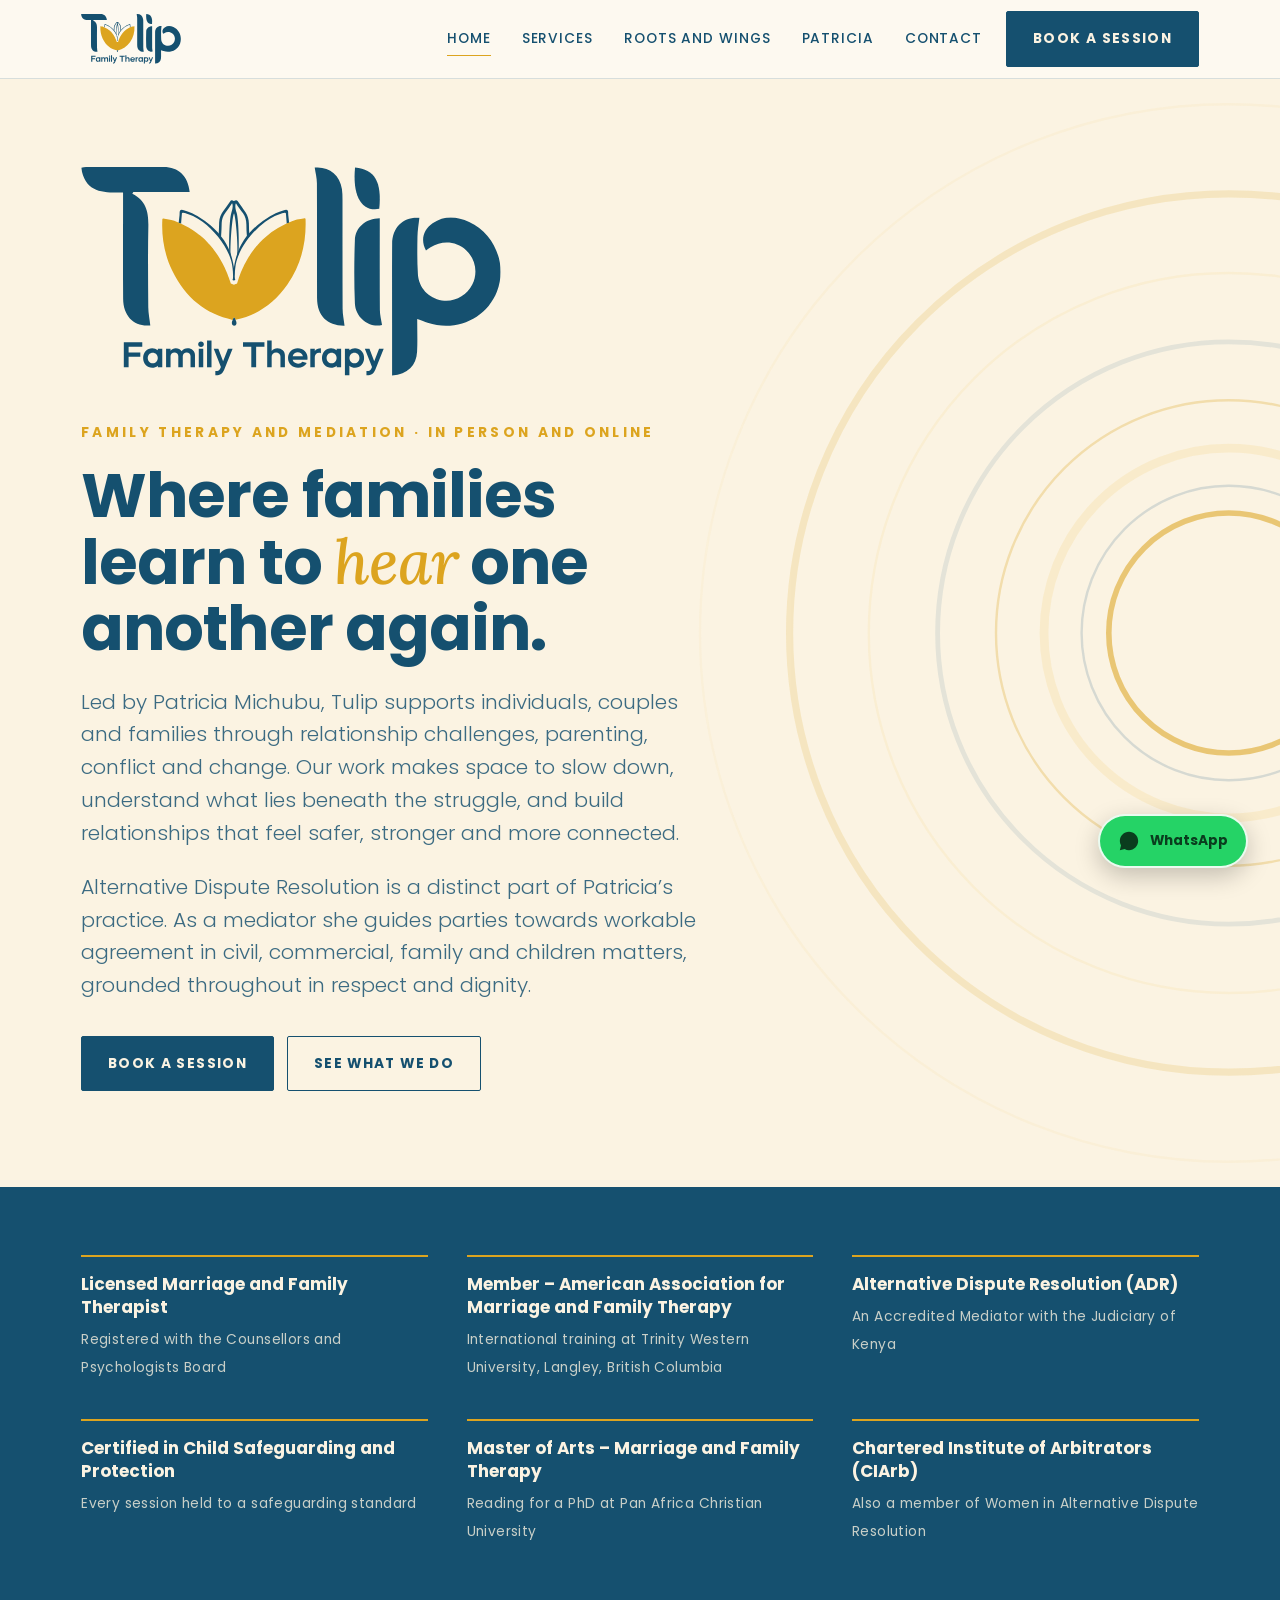
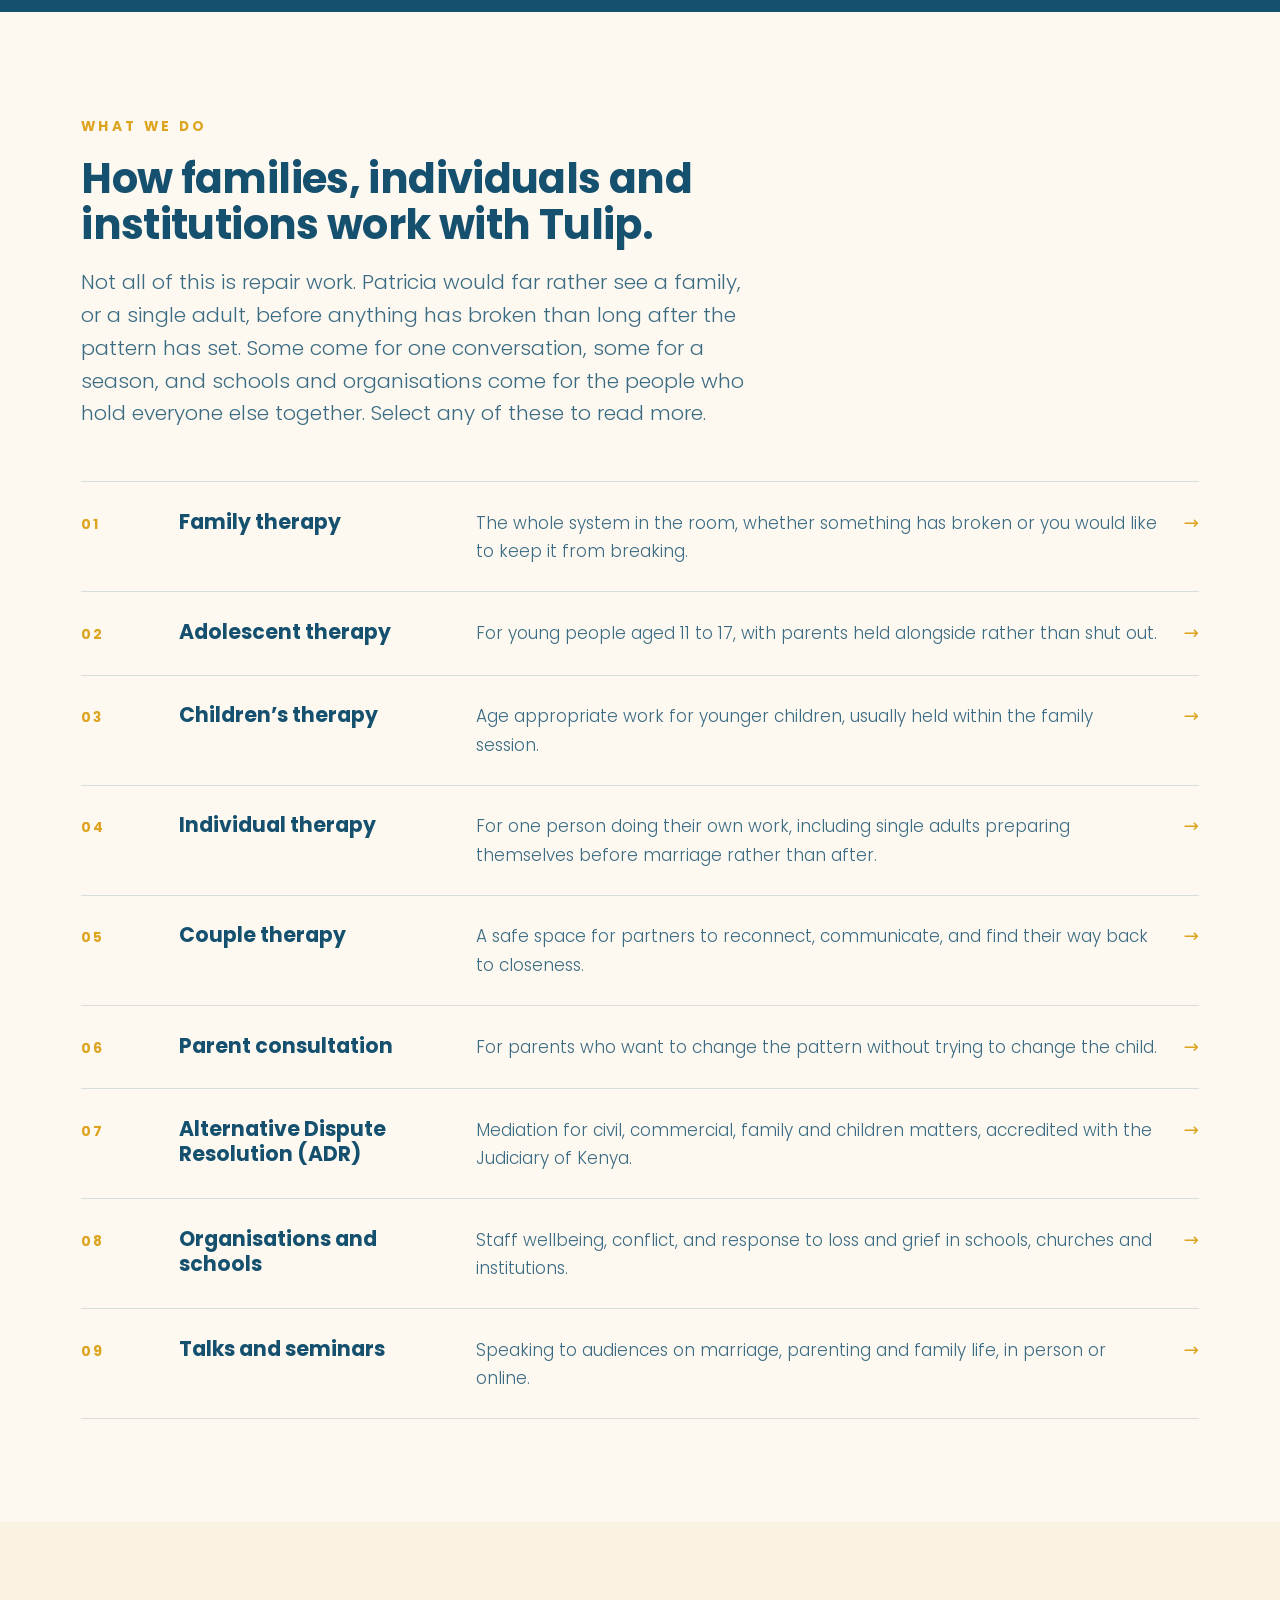
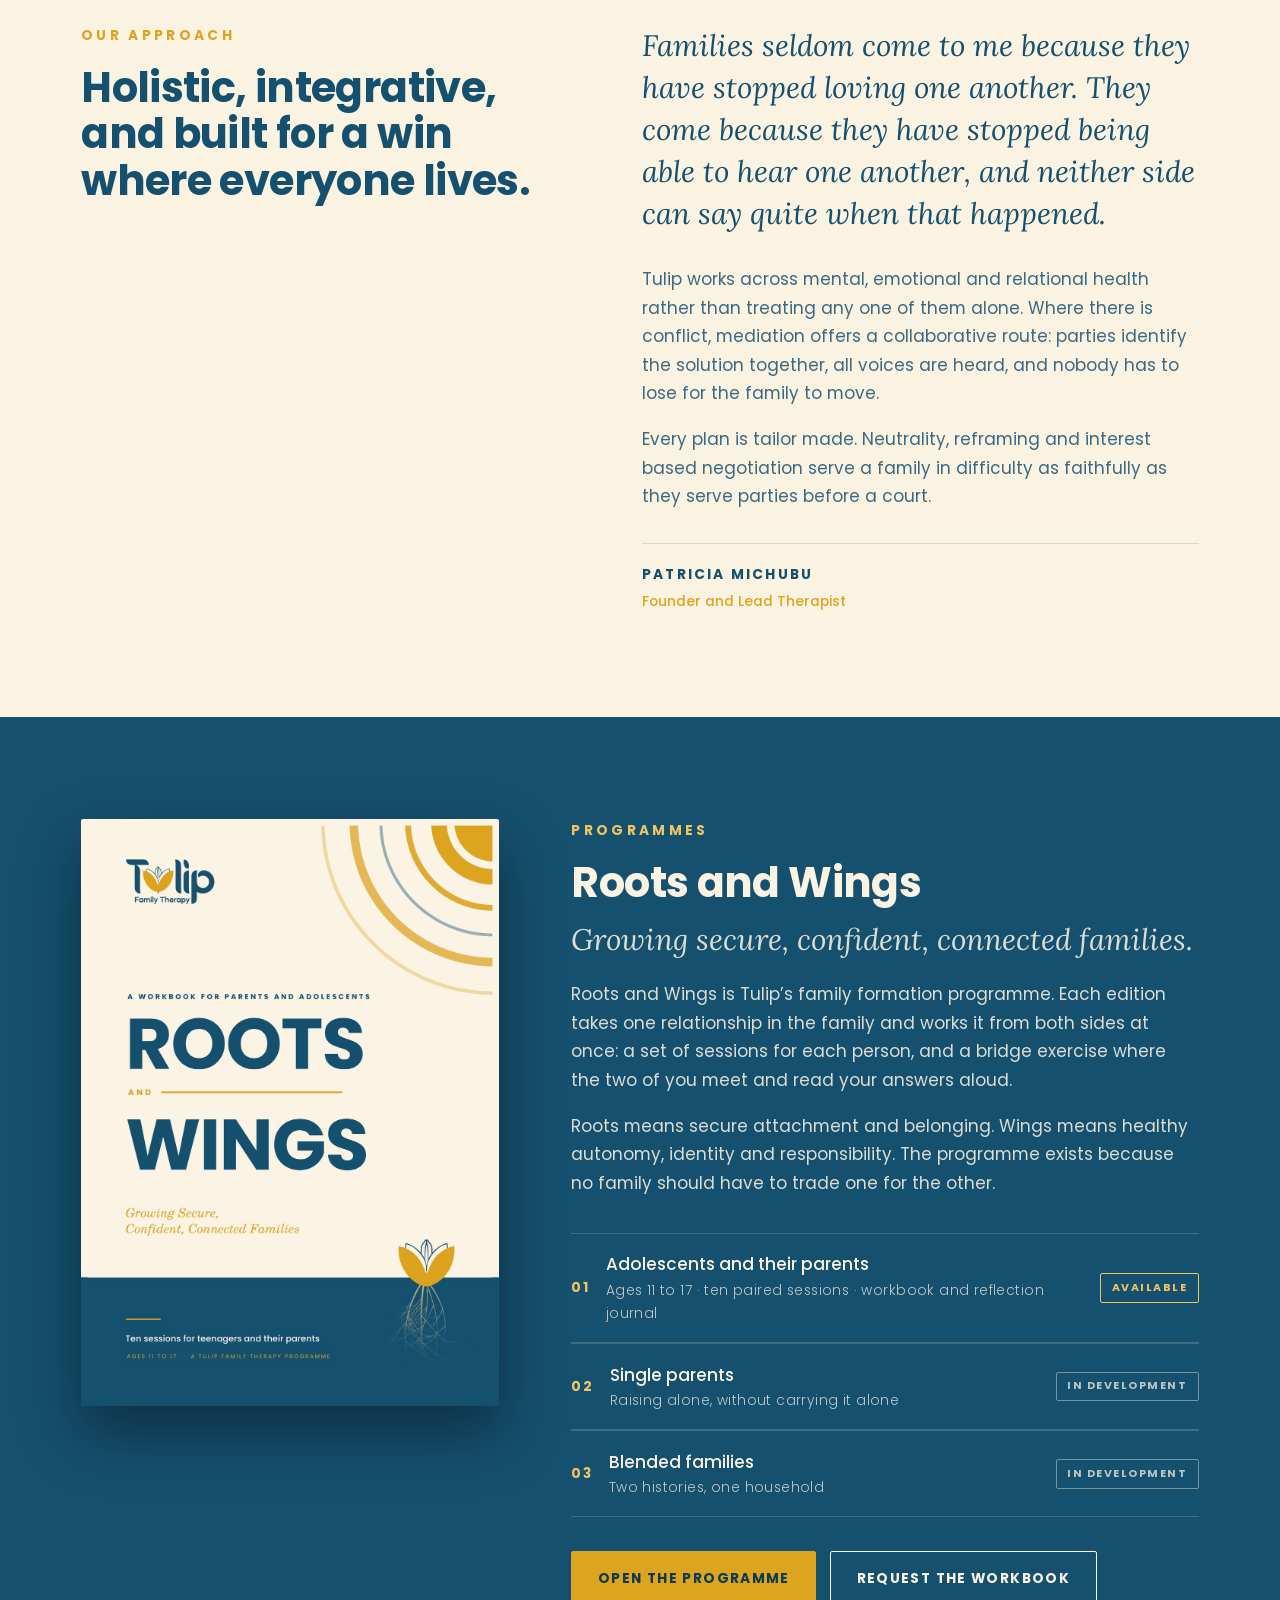
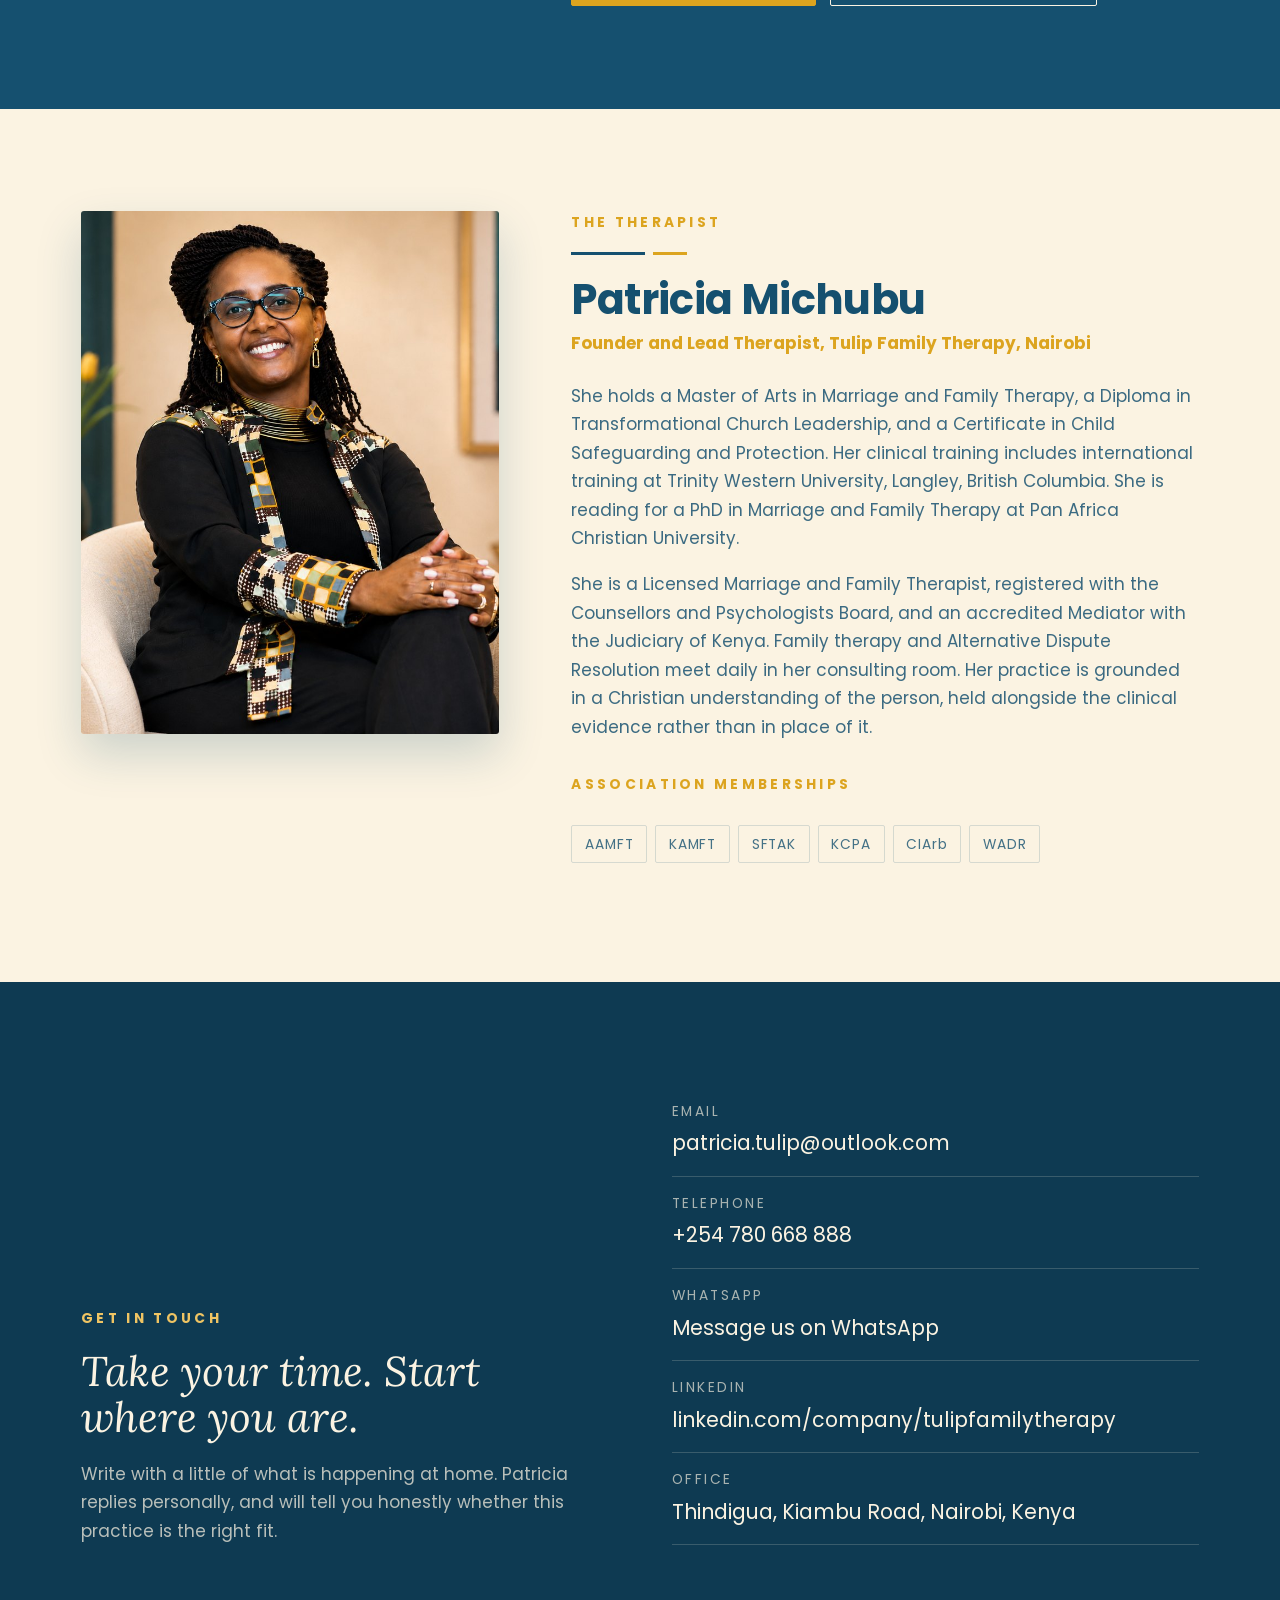
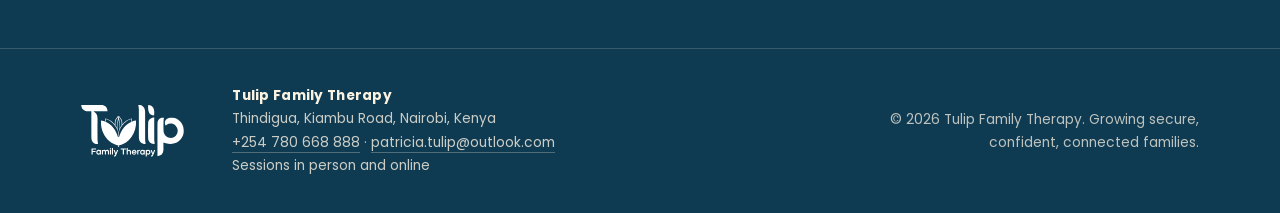
<file: index.html>
<!DOCTYPE html>
<html lang="en-GB">
<head>
<meta charset="utf-8">
<meta name="viewport" content="width=device-width, initial-scale=1">
<title>Tulip Family Therapy | Family Therapist &amp; Mediator, Nairobi Kenya</title>
<meta name="description" content="Family therapy and accredited mediation in Nairobi, Kenya. Patricia Michubu works with families, adolescents, children, couples and individuals, in person at Thindigua, Kiambu Road, and online worldwide.">
<script>document.documentElement.className+=" js-on";</script>
<meta name="theme-color" content="#15506F">
<meta property="og:type" content="website">
<meta property="og:site_name" content="Tulip Family Therapy">
<meta property="og:title" content="Tulip Family Therapy — Finding the way back to connection">
<meta property="og:description" content="A safe space to slow down, reconnect, and find your way back to one another. Family therapy and mediation, in person and online.">
<meta property="og:image" content="https://tulipfamilytherapy.github.io/Tulip/assets/social-share.jpg">
<meta property="og:image:width" content="1200">
<meta property="og:image:height" content="630">
<meta name="twitter:card" content="summary_large_image">
<meta name="twitter:title" content="Tulip Family Therapy — Finding the way back to connection">
<meta name="twitter:description" content="A safe space to slow down, reconnect, and find your way back to one another. Family therapy and mediation, in person and online.">
<meta name="twitter:image" content="https://tulipfamilytherapy.github.io/Tulip/assets/social-share.jpg">
<!-- Local search. After the domain is live, add "url", "logo" and "image"
     fields here with the full web address. See GITHUB_GUIDE step 4b. -->
<script type="application/ld+json">
{
 "@context": "https://schema.org",
 "@type": [
  "ProfessionalService",
  "MedicalBusiness"
 ],
 "name": "Tulip Family Therapy",
 "alternateName": "Tulip Family Therapy Nairobi",
 "description": "Family therapy and accredited mediation in Nairobi, Kenya. Therapy for families, adolescents, children, couples and individuals, plus parent consultation, organisational wellbeing and speaking. Sessions in person and online.",
 "slogan": "Growing secure, confident, connected families",
 "telephone": "+254780668888",
 "email": "patricia.tulip@outlook.com",
 "priceRange": "$$",
 "address": {
  "@type": "PostalAddress",
  "streetAddress": "Thindigua, Kiambu Road",
  "addressLocality": "Nairobi",
  "addressRegion": "Kiambu",
  "addressCountry": "KE"
 },
 "areaServed": [
  {
   "@type": "Country",
   "name": "Kenya"
  },
  {
   "@type": "City",
   "name": "Nairobi"
  },
  {
   "@type": "Country",
   "name": "United Kingdom"
  },
  {
   "@type": "Country",
   "name": "United States"
  }
 ],
 "availableLanguage": [
  "en",
  "sw"
 ],
 "sameAs": [
  "https://linkedin.com/company/tulipfamilytherapy"
 ],
 "founder": {
  "@type": "Person",
  "name": "Patricia Michubu",
  "jobTitle": "Founder and Lead Therapist",
  "hasCredential": [
   {
    "@type": "EducationalOccupationalCredential",
    "credentialCategory": "licence",
    "name": "Licensed Marriage and Family Therapist",
    "recognizedBy": {
     "@type": "Organization",
     "name": "Counsellors and Psychologists Board, Kenya"
    }
   },
   {
    "@type": "EducationalOccupationalCredential",
    "credentialCategory": "accreditation",
    "name": "Accredited Mediator, Alternative Dispute Resolution",
    "recognizedBy": {
     "@type": "Organization",
     "name": "Judiciary of Kenya"
    }
   },
   {
    "@type": "EducationalOccupationalCredential",
    "credentialCategory": "certificate",
    "name": "Certificate in Child Safeguarding and Protection"
   },
   {
    "@type": "EducationalOccupationalCredential",
    "credentialCategory": "degree",
    "name": "Master of Arts in Marriage and Family Therapy"
   }
  ],
  "memberOf": [
   {
    "@type": "Organization",
    "name": "American Association for Marriage and Family Therapy"
   },
   {
    "@type": "Organization",
    "name": "Kenya Association of Marriage and Family Therapy"
   },
   {
    "@type": "Organization",
    "name": "Systemic Family Therapy Association Kenya"
   },
   {
    "@type": "Organization",
    "name": "Kenya Counselling and Psychological Association"
   },
   {
    "@type": "Organization",
    "name": "Chartered Institute of Arbitrators, Kenya Branch"
   },
   {
    "@type": "Organization",
    "name": "Women in Alternative Dispute Resolution"
   }
  ],
  "alumniOf": [
   {
    "@type": "CollegeOrUniversity",
    "name": "Trinity Western University, Langley, British Columbia"
   },
   {
    "@type": "CollegeOrUniversity",
    "name": "Pan Africa Christian University"
   }
  ]
 },
 "hasOfferCatalog": {
  "@type": "OfferCatalog",
  "name": "Services",
  "itemListElement": [
   {
    "@type": "Offer",
    "itemOffered": {
     "@type": "Service",
     "name": "Family therapy",
     "description": "The whole family system, whether something has broken or you would like to keep it from breaking."
    }
   },
   {
    "@type": "Offer",
    "itemOffered": {
     "@type": "Service",
     "name": "Adolescent therapy",
     "description": "For young people aged 11 to 17, with parents held alongside."
    }
   },
   {
    "@type": "Offer",
    "itemOffered": {
     "@type": "Service",
     "name": "Children's therapy",
     "description": "Age appropriate work for younger children, usually within the family session."
    }
   },
   {
    "@type": "Offer",
    "itemOffered": {
     "@type": "Service",
     "name": "Individual therapy",
     "description": "For one person, including single adults preparing themselves before marriage."
    }
   },
   {
    "@type": "Offer",
    "itemOffered": {
     "@type": "Service",
     "name": "Couple therapy",
     "description": "For the partnership underneath the parenting."
    }
   },
   {
    "@type": "Offer",
    "itemOffered": {
     "@type": "Service",
     "name": "Parent consultation",
     "description": "For parents changing the pattern rather than the child."
    }
   },
   {
    "@type": "Offer",
    "itemOffered": {
     "@type": "Service",
     "name": "Alternative Dispute Resolution (ADR)",
     "description": "Mediation for civil, commercial, family and children matters, accredited with the Judiciary of Kenya."
    }
   },
   {
    "@type": "Offer",
    "itemOffered": {
     "@type": "Service",
     "name": "Organisational wellbeing",
     "description": "Staff wellbeing, conflict and grief response for schools, churches and institutions."
    }
   },
   {
    "@type": "Offer",
    "itemOffered": {
     "@type": "Service",
     "name": "Talks and seminars",
     "description": "Speaking on marriage, parenting and family life, in person or online."
    }
   }
  ]
 }
}
</script>
<link rel="icon" href="assets/Symbol.svg">
<link rel="stylesheet" href="assets/tulip.css">
<style>
/* Homepage signature: the ripple. Tulip's reach widening from one family outward. */
.hero{background:var(--cream);position:relative;overflow:hidden}
.ripple{position:absolute;inset:0;pointer-events:none;z-index:0;opacity:.62;
  -webkit-mask-image:linear-gradient(90deg,transparent 30%,#000 62%);
  mask-image:linear-gradient(90deg,transparent 30%,#000 62%)}
.ripple svg{position:absolute;top:50%;right:0;transform:translate(46%,-50%);
  height:min(205%,1320px);width:auto;overflow:visible}
.rg{fill:none}
.rg-gold{stroke:var(--gold)}
.rg-goldpale{stroke:var(--gold-3)}
.rg-slate{stroke:var(--slate)}
.hero-in{position:relative;z-index:1;padding-block:clamp(3rem,7vw,5.5rem) clamp(3.5rem,8vw,6rem)}
.hero-logo{width:min(420px,72vw);height:auto;margin-bottom:clamp(1.75rem,4vw,2.75rem)}
.hero-copy{max-width:40rem}
.hero h1{font-size:var(--s-4);line-height:1.06;max-width:17ch;margin-bottom:1.5rem}
.hero h1 em{font-style:italic;color:var(--gold);font-weight:500;font-family:Lora,Georgia,serif}
.approach-grid{display:grid;grid-template-columns:minmax(0,1fr) minmax(0,1.15fr);gap:clamp(2rem,6vw,5rem)}
.who-grid{display:grid;grid-template-columns:minmax(0,.8fr) minmax(0,1.2fr);gap:clamp(2rem,6vw,4.5rem);align-items:start}
.portrait{width:100%;height:auto;border-radius:3px;box-shadow:0 20px 46px rgba(21,80,111,.2)}
.who-name{font-size:var(--s-3);margin-bottom:.35rem}
.who-role{font-size:var(--s-0);color:var(--gold);font-weight:600;margin-bottom:1.5rem}
.creds-list{display:flex;flex-wrap:wrap;gap:.5rem;margin-top:1.8rem;padding:0;list-style:none}
.creds-list li{font-size:var(--s--1);letter-spacing:.06em;padding:.4rem .8rem;
  border:1px solid var(--line);border-radius:2px;color:rgba(21,80,111,.8)}
.prog-grid{display:grid;grid-template-columns:minmax(0,.8fr) minmax(0,1.2fr);gap:clamp(2rem,6vw,4.5rem);align-items:start}
.prog-cover img{width:100%;height:auto;border-radius:2px;box-shadow:0 26px 60px rgba(0,0,0,.4)}
.prog-sub{font-size:var(--s-2);color:var(--gold-2);margin-bottom:1.3rem;line-height:1.35}
@media(max-width:900px){
  .approach-grid,.who-grid,.prog-grid{grid-template-columns:minmax(0,1fr)}
  .prog-cover,.portrait{max-width:300px}
  .ripple{opacity:.4}
  .ripple svg{height:118%;transform:translate(52%,-50%)}
}
</style>
</head>
<body>
<a class="skip" href="#main">Skip to content</a>

<header class="site-head">
  <div class="wrap head-in">
    <a class="brand" href="index.html" aria-label="Tulip Family Therapy, home">
      <img width="608" height="305" src="assets/Logo.svg" alt=""></a>
    <button class="burger" id="burger" aria-label="Menu" aria-expanded="false" aria-controls="nav">
      <span></span><span></span><span></span></button>
    <nav class="nav" id="nav">
      <a href="index.html" aria-current="page">Home</a>
      <a href="services.html">Services</a>
      <a href="programmes/roots-and-wings/index.html">Roots and Wings</a>
      <a href="#therapist">Patricia</a>
      <a href="#contact">Contact</a>
    </nav>
    <a class="btn head-cta" href="#contact">Book a session</a>
  </div>
</header>

<main id="main">

  <!-- ================= HERO ================= -->
  <section class="hero">
    <div class="ripple" aria-hidden="true">
      <svg viewBox="-800 0 1600 600" preserveAspectRatio="xMinYMid meet">
<circle cx="0" cy="300" r="150" class="rg rg-gold" stroke-opacity="0.9" stroke-width="7"/>
<circle cx="0" cy="300" r="184" class="rg rg-slate" stroke-opacity="0.55" stroke-width="3"/>
<circle cx="0" cy="300" r="231" class="rg rg-goldpale" stroke-opacity="0.8" stroke-width="11"/>
<circle cx="0" cy="300" r="291" class="rg rg-gold" stroke-opacity="0.45" stroke-width="3"/>
<circle cx="0" cy="300" r="364" class="rg rg-slate" stroke-opacity="0.35" stroke-width="6"/>
<circle cx="0" cy="300" r="450" class="rg rg-goldpale" stroke-opacity="0.55" stroke-width="3"/>
<circle cx="0" cy="300" r="549" class="rg rg-gold" stroke-opacity="0.28" stroke-width="9"/>
<circle cx="0" cy="300" r="661" class="rg rg-goldpale" stroke-opacity="0.4" stroke-width="3"/>
      </svg>
    </div>
    <div class="wrap hero-in">
      <img class="hero-logo" width="608" height="305" src="assets/Logo.svg" alt="Tulip Family Therapy">
      <div class="hero-copy">
        <p class="eyebrow">Family therapy and mediation &middot; In person and online</p>
        <h1>Where families learn to <em>hear</em> one another again.</h1>
        <p class="lede muted">Led by Patricia Michubu, Tulip supports individuals, couples and
        families through relationship challenges, parenting, conflict and change. Our work makes space
        to slow down, understand what lies beneath the struggle, and build relationships that feel
        safer, stronger and more connected.</p>
        <p class="lede muted" style="margin-top:.9rem">Alternative Dispute Resolution is a distinct
        part of Patricia&rsquo;s practice. As a mediator she guides parties towards workable agreement
        in civil, commercial, family and children matters, grounded throughout in respect and dignity.</p>
        <div class="actions">
          <a class="btn" href="#contact">Book a session</a>
          <a class="btn ghost" href="services.html">See what we do</a>
        </div>
      </div>
    </div>
  </section>

  <!-- ================= CREDENTIALS ================= -->
  <section class="creds-band">
    <div class="wrap creds-grid">
      <div class="cred"><b>Licensed Marriage and Family Therapist</b>
        <span>Registered with the Counsellors and Psychologists Board</span></div>
      <div class="cred"><b>Member – American Association for Marriage and Family Therapy</b>
        <span>International training at Trinity Western University, Langley, British Columbia</span></div>
      <div class="cred"><b>Alternative Dispute Resolution (ADR)</b>
        <span>An Accredited Mediator with the Judiciary of Kenya</span></div>
      <div class="cred"><b>Certified in Child Safeguarding and Protection</b>
        <span>Every session held to a safeguarding standard</span></div>
      <div class="cred"><b>Master of Arts – Marriage and Family Therapy</b>
        <span>Reading for a PhD at Pan Africa Christian University</span></div>
      <div class="cred"><b>Chartered Institute of Arbitrators (CIArb)</b>
        <span>Also a member of Women in Alternative Dispute Resolution</span></div>
    </div>
  </section>

  <!-- ================= SERVICES ================= -->
  <section class="sec on-paper" id="services">
    <div class="wrap">
      <div class="sec-head reveal">
        <p class="eyebrow">What we do</p>
        <h2>How families, individuals and institutions work with Tulip.</h2>
        <p class="lede muted">Not all of this is repair work. Patricia would far rather see a family,
        or a single adult, before anything has broken than long after the pattern has set. Some come
        for one conversation, some for a season, and schools and organisations come for the people who
        hold everyone else together. Select any of these to read more.</p>
      </div>
      <div class="svc reveal">
        <a class="svc-row" href="services.html#family-therapy">
          <span class="svc-n">01</span><span class="svc-t">Family therapy</span>
          <span class="svc-d">The whole system in the room, whether something has broken or you would like to keep it from breaking.</span>
          <span class="svc-go" aria-hidden="true">&rarr;</span></a>
        <a class="svc-row" href="services.html#adolescent-therapy">
          <span class="svc-n">02</span><span class="svc-t">Adolescent therapy</span>
          <span class="svc-d">For young people aged 11 to 17, with parents held alongside rather than shut out.</span>
          <span class="svc-go" aria-hidden="true">&rarr;</span></a>
        <a class="svc-row" href="services.html#childrens-therapy">
          <span class="svc-n">03</span><span class="svc-t">Children&rsquo;s therapy</span>
          <span class="svc-d">Age appropriate work for younger children, usually held within the family session.</span>
          <span class="svc-go" aria-hidden="true">&rarr;</span></a>
        <a class="svc-row" href="services.html#individual-therapy">
          <span class="svc-n">04</span><span class="svc-t">Individual therapy</span>
          <span class="svc-d">For one person doing their own work, including single adults preparing themselves before marriage rather than after.</span>
          <span class="svc-go" aria-hidden="true">&rarr;</span></a>
        <a class="svc-row" href="services.html#couples-therapy">
          <span class="svc-n">05</span><span class="svc-t">Couple therapy</span>
          <span class="svc-d">A safe space for partners to reconnect, communicate, and find their way back to closeness.</span>
          <span class="svc-go" aria-hidden="true">&rarr;</span></a>
        <a class="svc-row" href="services.html#parent-consultation">
          <span class="svc-n">06</span><span class="svc-t">Parent consultation</span>
          <span class="svc-d">For parents who want to change the pattern without trying to change the child.</span>
          <span class="svc-go" aria-hidden="true">&rarr;</span></a>
        <a class="svc-row" href="services.html#mediation">
          <span class="svc-n">07</span><span class="svc-t">Alternative Dispute Resolution (ADR)</span>
          <span class="svc-d">Mediation for civil, commercial, family and children matters, accredited with the Judiciary of Kenya.</span>
          <span class="svc-go" aria-hidden="true">&rarr;</span></a>
        <a class="svc-row" href="services.html#organisations">
          <span class="svc-n">08</span><span class="svc-t">Organisations and schools</span>
          <span class="svc-d">Staff wellbeing, conflict, and response to loss and grief in schools, churches and institutions.</span>
          <span class="svc-go" aria-hidden="true">&rarr;</span></a>
        <a class="svc-row" href="services.html#talks">
          <span class="svc-n">09</span><span class="svc-t">Talks and seminars</span>
          <span class="svc-d">Speaking to audiences on marriage, parenting and family life, in person or online.</span>
          <span class="svc-go" aria-hidden="true">&rarr;</span></a>
      </div>
    </div>
  </section>

  <!-- ================= APPROACH ================= -->
  <section class="sec on-cream" id="approach">
    <div class="wrap approach-grid reveal">
      <div>
        <p class="eyebrow">Our approach</p>
        <h2 style="font-size:var(--s-3)">Holistic, integrative, and built for a win where everyone lives.</h2>
      </div>
      <div>
        <p class="voice" style="font-size:var(--s-2);line-height:1.42">Families seldom come to me
        because they have stopped loving one another. They come because they have stopped being able
        to hear one another, and neither side can say quite when that happened.</p>
        <p class="muted" style="margin-top:1.6rem">Tulip works across mental, emotional and relational
        health rather than treating any one of them alone. Where there is conflict, mediation offers a
        collaborative route: parties identify the solution together, all voices are heard, and nobody
        has to lose for the family to move.</p>
        <p class="muted">Every plan is tailor made. Neutrality, reframing and interest based negotiation
        serve a family in difficulty as faithfully as they serve parties before a court.</p>
        <div style="margin-top:2rem;padding-top:1.2rem;border-top:1px solid var(--line)">
          <b style="display:block;font-size:var(--s--1);font-weight:600;letter-spacing:.16em;text-transform:uppercase">Patricia Michubu</b>
          <span style="font-size:var(--s--1);color:var(--gold);font-weight:500">Founder and Lead Therapist</span>
        </div>
      </div>
    </div>
  </section>

  <!-- ================= PROGRAMMES ================= -->
  <section class="sec on-ink" id="programmes">
    <div class="wrap">
      <div class="prog-grid">
        <figure class="prog-cover reveal" style="margin:0">
          <img loading="lazy" decoding="async" width="1100" height="1543" src="assets/roots-and-wings-cover.jpg" alt="Front cover of the Roots and Wings workbook">
        </figure>
        <div class="reveal">
          <p class="eyebrow on-dark">Programmes</p>
          <h2 style="font-size:var(--s-3);margin-bottom:.8rem">Roots and Wings</h2>
          <p class="prog-sub voice">Growing secure, confident, connected families.</p>
          <p>Roots and Wings is Tulip&rsquo;s family formation programme. Each edition takes one
          relationship in the family and works it from both sides at once: a set of sessions for each
          person, and a bridge exercise where the two of you meet and read your answers aloud.</p>
          <p>Roots means secure attachment and belonging. Wings means healthy autonomy, identity and
          responsibility. The programme exists because no family should have to trade one for the other.</p>

          <ul class="streams">
            <li><a class="stream" href="programmes/roots-and-wings/index.html#adolescents">
              <span class="stream-n">01</span>
              <span class="stream-t">Adolescents and their parents
                <small>Ages 11 to 17 &middot; ten paired sessions &middot; workbook and reflection journal</small></span>
              <span class="tag">Available</span></a></li>
            <li><a class="stream" href="programmes/roots-and-wings/index.html#single-parents">
              <span class="stream-n">02</span>
              <span class="stream-t">Single parents
                <small>Raising alone, without carrying it alone</small></span>
              <span class="tag soon">In development</span></a></li>
            <li><a class="stream" href="programmes/roots-and-wings/index.html#blended-families">
              <span class="stream-n">03</span>
              <span class="stream-t">Blended families
                <small>Two histories, one household</small></span>
              <span class="tag soon">In development</span></a></li>
          </ul>

          <div class="actions">
            <a class="btn gold" href="programmes/roots-and-wings/index.html">Open the programme</a>
            <a class="btn on-dark" href="#contact">Request the workbook</a>
          </div>
        </div>
      </div>
    </div>
  </section>

  <!-- ================= PATRICIA ================= -->
  <section class="sec on-cream" id="therapist">
    <div class="wrap who-grid reveal">
      <div>
        <img class="portrait" loading="lazy" decoding="async" width="720" height="900" src="assets/patricia-michubu.jpg"
             alt="Patricia Michubu, Founder and Lead Therapist at Tulip Family Therapy">
      </div>
      <div>
        <p class="eyebrow">The therapist</p>
        <div class="rule-pair" aria-hidden="true"><i></i><i></i></div>
        <h2 class="who-name">Patricia Michubu</h2>
        <p class="who-role">Founder and Lead Therapist, Tulip Family Therapy, Nairobi</p>
        <p class="muted">She holds a Master of Arts in Marriage and Family Therapy, a Diploma in
        Transformational Church Leadership, and a Certificate in Child Safeguarding and Protection.
        Her clinical training includes international training at Trinity Western University, Langley,
        British Columbia. She is reading for a PhD in Marriage and Family Therapy at Pan Africa
        Christian University.</p>
        <p class="muted">She is a Licensed Marriage and Family Therapist, registered with the
        Counsellors and Psychologists Board, and an accredited Mediator with the Judiciary of
        Kenya. Family therapy and Alternative Dispute Resolution meet daily in her consulting room. Her practice is grounded in
        a Christian understanding of the person, held alongside the clinical evidence rather than in
        place of it.</p>
        <p class="eyebrow" style="margin-top:2rem;margin-bottom:.9rem">Association memberships</p>
        <ul class="creds-list">
          <li>AAMFT</li><li>KAMFT</li><li>SFTAK</li><li>KCPA</li>
          <li>CIArb</li><li>WADR</li>
        </ul>
      </div>
    </div>
  </section>

  <!-- ================= CONTACT ================= -->
  <section class="sec contact" id="contact">
    <div class="wrap contact-grid">
      <div class="reveal">
        <p class="eyebrow on-dark">Get in touch</p>
        <h2 class="voice">Take your time. Start where you are.</h2>
        <p class="muted-d" style="margin-top:1.2rem;max-width:46ch">Write with a little of what is
        happening at home. Patricia replies personally, and will tell you honestly whether this
        practice is the right fit.</p>
      </div>
      <div class="reveal">
        <ul class="cx">
          <li><small>Email</small><a href="mailto:patricia.tulip@outlook.com">patricia.tulip@outlook.com</a></li>
          <li><small>Telephone</small><a href="tel:+254780668888">+254 780 668 888</a></li>
          <li><small>WhatsApp</small><a href="https://wa.me/254780668888?text=Hello%20Patricia%2C%20I%20came%20across%20Tulip%20Family%20Therapy%20and%20would%20like%20to%20ask%20about%20booking%20a%20session." target="_blank" rel="noopener">Message us on WhatsApp</a></li>
          <li><small>LinkedIn</small><a href="https://linkedin.com/company/tulipfamilytherapy" target="_blank" rel="noopener">linkedin.com/company/tulipfamilytherapy</a></li>
          <li><small>Office</small><a href="https://www.google.com/maps/search/?api=1&amp;query=Thindigua%2C%20Kiambu%20Road%2C%20Nairobi" target="_blank" rel="noopener">Thindigua, Kiambu Road, Nairobi, Kenya</a></li>
        </ul>
      </div>
    </div>
  </section>
</main>

<a class="wa-float" href="https://wa.me/254780668888?text=Hello%20Patricia%2C%20I%20came%20across%20Tulip%20Family%20Therapy%20and%20would%20like%20to%20ask%20about%20booking%20a%20session." target="_blank" rel="noopener" aria-label="Message Tulip Family Therapy on WhatsApp">
<svg viewBox="0 0 24 24" aria-hidden="true"><path d="M17.5 14.4c-.3-.15-1.77-.87-2-.97-.27-.1-.47-.15-.67.15-.2.3-.77.96-.95 1.16-.17.2-.35.22-.65.07-.3-.15-1.26-.46-2.4-1.48-.9-.8-1.5-1.77-1.67-2.07-.17-.3-.02-.46.13-.6.13-.14.3-.35.45-.52.15-.17.2-.3.3-.5.1-.2.05-.37-.02-.52-.08-.15-.67-1.6-.9-2.2-.24-.58-.48-.5-.67-.5h-.57c-.2 0-.52.07-.8.37-.27.3-1.05 1.02-1.05 2.5 0 1.47 1.08 2.9 1.23 3.1.15.2 2.12 3.24 5.14 4.54.72.3 1.28.5 1.72.64.72.22 1.38.2 1.9.12.58-.08 1.77-.72 2.02-1.42.25-.7.25-1.3.17-1.42-.07-.13-.27-.2-.57-.35zM12 2C6.5 2 2 6.5 2 12c0 1.77.46 3.44 1.28 4.9L2 22l5.25-1.37A9.95 9.95 0 0 0 12 22c5.5 0 10-4.5 10-10S17.5 2 12 2z"/></svg>
<span class="wa-label">WhatsApp</span></a>

<footer class="site-foot">
    <div class="wrap foot-in">
    <img loading="lazy" decoding="async" width="608" height="305" src="assets/White_Logo.svg" alt="Tulip Family Therapy">
    <address class="foot-nap">
      <b>Tulip Family Therapy</b>
      Thindigua, Kiambu Road, Nairobi, Kenya<br>
      <a href="tel:+254780668888">+254 780 668 888</a> &middot;
      <a href="mailto:patricia.tulip@outlook.com">patricia.tulip@outlook.com</a><br>
      Sessions in person and online
    </address>
    <p>&copy; 2026 Tulip Family Therapy. Growing secure, confident, connected families.</p>
  </div>
</footer>
<script src="assets/tulip.js"></script>
</body>
</html>
</file>
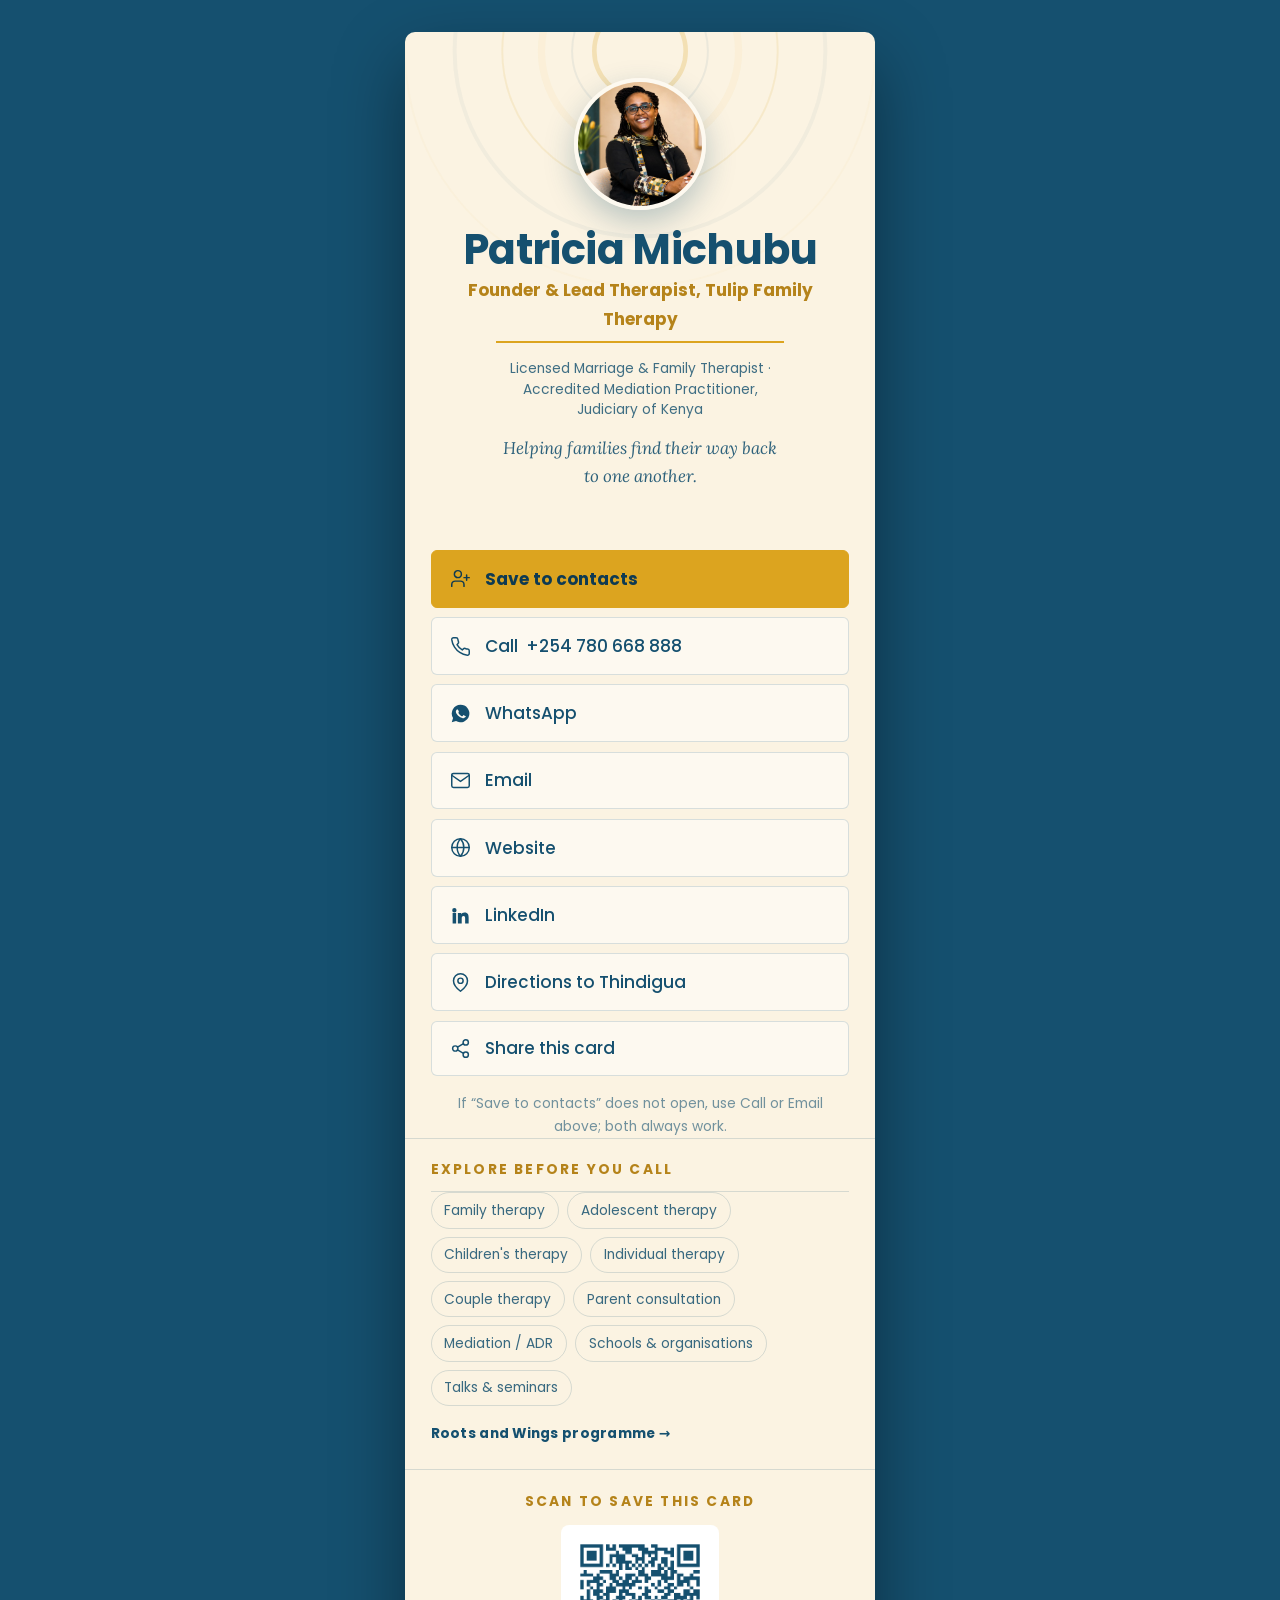
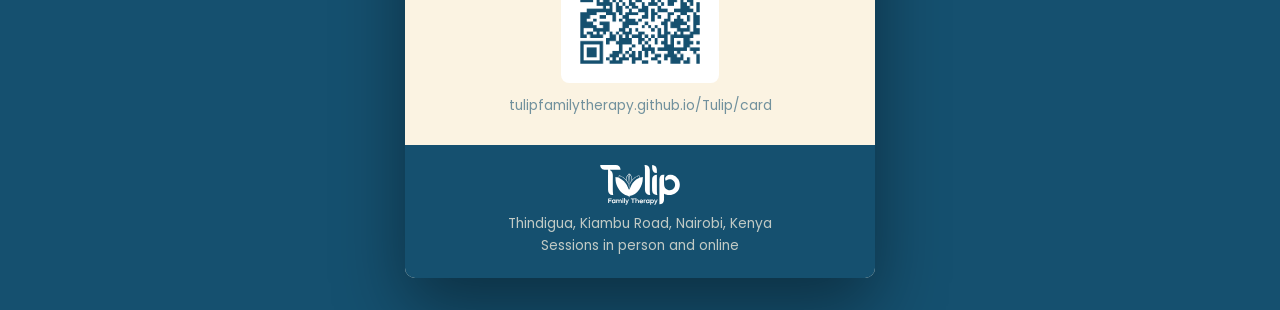
<file: card/index.html>
<!DOCTYPE html>
<html lang="en">
<head>
<meta charset="utf-8">
<meta name="viewport" content="width=device-width, initial-scale=1">
<title>Patricia Michubu — Tulip Family Therapy</title>
<meta name="description" content="Patricia Michubu, Founder and Lead Therapist at Tulip Family Therapy, Nairobi. Save her details, call, message or book a session.">
<meta name="robots" content="noindex, nofollow">
<link rel="canonical" href="https://tulipfamilytherapy.github.io/Tulip/card/">
<meta property="og:type" content="profile">
<meta property="og:site_name" content="Tulip Family Therapy">
<meta property="og:title" content="Patricia Michubu — Tulip Family Therapy">
<meta property="og:description" content="Founder and Lead Therapist. Licensed Marriage and Family Therapist, accredited Mediation Practitioner. Save the card, call, or message on WhatsApp.">
<meta property="og:url" content="https://tulipfamilytherapy.github.io/Tulip/card/">
<meta property="og:image" content="https://tulipfamilytherapy.github.io/Tulip/assets/card-share.jpg">
<meta property="og:image:width" content="1200">
<meta property="og:image:height" content="630">
<meta name="twitter:card" content="summary_large_image">
<meta name="twitter:title" content="Patricia Michubu — Tulip Family Therapy">
<meta name="twitter:description" content="Founder and Lead Therapist. Save the card, call, or message on WhatsApp.">
<meta name="twitter:image" content="https://tulipfamilytherapy.github.io/Tulip/assets/card-share.jpg">
<meta name="theme-color" content="#15506F">
<link rel="icon" href="../assets/Symbol.svg">
<link rel="stylesheet" href="../assets/tulip.css">
<style>
body{background:var(--ink);min-height:100vh;padding:clamp(0px,3vw,32px) 0}
.card{max-width:470px;margin-inline:auto;background:var(--cream);
  border-radius:10px;overflow:hidden;box-shadow:0 30px 70px rgba(0,0,0,.4)}
.identity{position:relative;text-align:center;padding:clamp(2rem,7vw,2.9rem) 1.5rem 1.6rem;overflow:hidden}
.rip{position:absolute;inset:0;display:flex;align-items:flex-start;justify-content:center;
  pointer-events:none;z-index:0;opacity:.26;
  -webkit-mask-image:radial-gradient(120% 90% at 50% 22%,#000 40%,transparent 78%);
  mask-image:radial-gradient(120% 90% at 50% 22%,#000 40%,transparent 78%)}
.rip svg{width:min(150%,620px);height:auto;margin-top:-46%}
.rg{fill:none} .rg-gold{stroke:var(--gold)} .rg-goldpale{stroke:var(--gold-3)} .rg-slate{stroke:var(--slate)}
.identity>*:not(.rip){position:relative;z-index:1}
.portrait{width:132px;height:132px;border-radius:50%;object-fit:cover;margin:0 auto 1.05rem;
  border:4px solid var(--paper);box-shadow:0 12px 30px rgba(21,80,111,.28)}
.card h1{font-size:var(--s-3);margin-bottom:.15rem}
.role{color:var(--gold-2);font-weight:600;font-size:var(--s-0);margin-bottom:.5rem;color:#B5831A}
.cred{font-size:var(--s--1);color:rgba(21,80,111,.82);max-width:32ch;margin:0 auto .8rem;line-height:1.5}
.pos{font-family:Lora,Georgia,serif;font-style:italic;color:rgba(21,80,111,.9);
  font-size:var(--s-0);max-width:28ch;margin:0 auto}
.actions{display:grid;gap:.6rem;padding:0 clamp(1rem,5vw,1.6rem) 1.4rem}
.cbtn{display:flex;align-items:center;gap:.85rem;width:100%;min-height:54px;
  padding:.85rem 1.15rem;border:1.5px solid var(--line);border-radius:6px;
  background:var(--paper);color:var(--ink);font-family:Poppins,sans-serif;font-weight:500;
  font-size:var(--s-0);text-decoration:none;cursor:pointer;text-align:left;
  transition:border-color .2s,background .2s,transform .2s}
.cbtn:hover{border-color:var(--ink);transform:translateY(-1px)}
.cbtn svg{width:21px;height:21px;flex:0 0 21px;color:var(--ink)}
.cbtn.gold{background:var(--gold);border-color:var(--gold);color:var(--ink-2);font-weight:600}
.cbtn.gold svg{color:var(--ink-2)}
.cbtn.gold:hover{background:#c9941a;border-color:#c9941a}
.hint{font-size:var(--s--1);color:rgba(21,80,111,.6);text-align:center;margin:-.4rem 0 0;padding:0 2rem}
.sec{border-top:1px solid var(--line);padding:1.4rem clamp(1rem,5vw,1.6rem)}
.sec h2{font-size:var(--s--1);letter-spacing:.16em;text-transform:uppercase;color:#B5831A;
  font-weight:600;margin-bottom:.9rem}
.svc{display:flex;flex-wrap:wrap;gap:.5rem}
.svc a{font-size:var(--s--1);text-decoration:none;color:rgba(21,80,111,.85);
  border:1px solid var(--line);border-radius:20px;padding:.35rem .8rem;transition:background .2s,color .2s}
.svc a:hover{background:var(--ink);color:var(--cream)}
.prog{display:inline-flex;align-items:center;gap:.5rem;margin-top:1rem;font-weight:600;
  color:var(--ink);text-decoration:none;font-size:var(--s--1);letter-spacing:.02em}
.prog:hover{color:#B5831A}
.qrwrap{border-top:1px solid var(--line);text-align:center;padding:1.5rem 1.5rem 1.7rem}
.qrwrap h2{font-size:var(--s--1);letter-spacing:.16em;text-transform:uppercase;color:#B5831A;font-weight:600;margin-bottom:1rem}
.qrwrap img{width:158px;height:158px;margin:0 auto;border-radius:8px}
.qrwrap p{font-size:var(--s--1);color:rgba(21,80,111,.6);margin-top:.7rem}
.foot{background:var(--ink);color:var(--cream);text-align:center;padding:1.3rem 1.5rem}
.foot img{height:40px;margin:0 auto .5rem}
.foot p{font-size:var(--s--1);color:rgba(251,243,226,.75);margin:0;line-height:1.6}
</style>
</head>
<body>
<main class="card">
  <section class="identity">
    <div class="rip" aria-hidden="true">
      <svg viewBox="-360 -360 720 720" preserveAspectRatio="xMidYMin meet">
        <circle class="rg rg-gold" cx="0" cy="0" r="70" stroke-opacity="0.9" stroke-width="7"/>
        <circle class="rg rg-slate" cx="0" cy="0" r="104" stroke-opacity="0.55" stroke-width="3"/>
        <circle class="rg rg-goldpale" cx="0" cy="0" r="151" stroke-opacity="0.85" stroke-width="11"/>
        <circle class="rg rg-gold" cx="0" cy="0" r="211" stroke-opacity="0.45" stroke-width="3"/>
        <circle class="rg rg-slate" cx="0" cy="0" r="284" stroke-opacity="0.35" stroke-width="6"/>
        <circle class="rg rg-goldpale" cx="0" cy="0" r="360" stroke-opacity="0.5" stroke-width="3"/>
      </svg>
    </div>
    <img class="portrait" src="[data-uri]" alt="Patricia Michubu">
    <h1>Patricia Michubu</h1>
    <div class="role">Founder &amp; Lead Therapist, Tulip Family Therapy</div>
    <div class="cred">Licensed Marriage &amp; Family Therapist &middot; Accredited Mediation Practitioner, Judiciary of Kenya</div>
    <p class="pos">Helping families find their way back to one another.</p>
  </section>

  <div class="actions">
    <a class="cbtn gold" href="patricia.vcf" download="Patricia-Michubu.vcf"><svg viewBox="0 0 24 24" fill="none" stroke="currentColor" stroke-width="1.7" stroke-linecap="round" stroke-linejoin="round"><path d="M16 21v-2a4 4 0 0 0-4-4H6a4 4 0 0 0-4 4v2"/><circle cx="9" cy="7" r="4"/><line x1="19" y1="8" x2="19" y2="14"/><line x1="22" y1="11" x2="16" y2="11"/></svg>Save to contacts</a>
    <a class="cbtn" href="tel:+254780668888"><svg viewBox="0 0 24 24" fill="none" stroke="currentColor" stroke-width="1.7" stroke-linecap="round" stroke-linejoin="round"><path d="M22 16.9v3a2 2 0 0 1-2.2 2 19.8 19.8 0 0 1-8.6-3.1 19.5 19.5 0 0 1-6-6A19.8 19.8 0 0 1 2 4.2 2 2 0 0 1 4 2h3a2 2 0 0 1 2 1.7c.1 1 .4 1.9.7 2.8a2 2 0 0 1-.5 2.1L8 9.9a16 16 0 0 0 6 6l1.3-1.2a2 2 0 0 1 2.1-.5c.9.3 1.8.6 2.8.7a2 2 0 0 1 1.8 2z"/></svg>Call &nbsp;+254 780 668 888</a>
    <a class="cbtn" href="https://wa.me/254780668888?text=Hello%20Patricia%2C%20I%20came%20across%20your%20card%20and%20would%20like%20to%20ask%20about%20booking%20a%20session."><svg viewBox="0 0 24 24" fill="currentColor"><path d="M12 2a10 10 0 0 0-8.5 15.2L2 22l4.9-1.5A10 10 0 1 0 12 2zm5.3 14.1c-.2.6-1.3 1.2-1.8 1.2-.5.1-1 .2-3.2-.7-2.7-1.1-4.4-3.8-4.5-4-.1-.2-1.1-1.4-1.1-2.7 0-1.3.7-1.9 .9-2.2.2-.2.4-.3.6-.3h.5c.2 0 .4 0 .6.5l.8 1.9c.1.2.1.4 0 .5l-.4.5c-.2.2-.3.4-.1.7.2.3.8 1.3 1.7 2.1 1.2 1 2.1 1.4 2.4 1.5.2.1.4.1.6-.1l.8-1c.2-.2.4-.2.6-.1l1.8.9c.3.1.4.2.5.3.1.3.1.6-.1 1.1z"/></svg>WhatsApp</a>
    <a class="cbtn" href="mailto:patricia.tulip@outlook.com"><svg viewBox="0 0 24 24" fill="none" stroke="currentColor" stroke-width="1.7" stroke-linecap="round" stroke-linejoin="round"><rect x="2" y="4" width="20" height="16" rx="2"/><path d="m22 6-10 7L2 6"/></svg>Email</a>
    <a class="cbtn" href="https://tulipfamilytherapy.github.io/Tulip/"><svg viewBox="0 0 24 24" fill="none" stroke="currentColor" stroke-width="1.7" stroke-linecap="round" stroke-linejoin="round"><circle cx="12" cy="12" r="10"/><path d="M2 12h20M12 2a15 15 0 0 1 0 20 15 15 0 0 1 0-20z"/></svg>Website</a>
    <a class="cbtn" href="https://www.linkedin.com/in/patricia-michubu-426ab298/"><svg viewBox="0 0 24 24" fill="currentColor"><path d="M4.98 3.5A2.5 2.5 0 1 1 5 8.5a2.5 2.5 0 0 1 0-5zM3 9h4v12H3zM9 9h3.8v1.7h.1c.5-1 1.8-2 3.7-2 4 0 4.7 2.6 4.7 6V21h-4v-5.3c0-1.3 0-3-1.8-3s-2.1 1.4-2.1 2.9V21H9z"/></svg>LinkedIn</a>
    <a class="cbtn" href="https://www.google.com/maps/search/?api=1&query=Thindigua%2C%20Kiambu%20Road%2C%20Nairobi"><svg viewBox="0 0 24 24" fill="none" stroke="currentColor" stroke-width="1.7" stroke-linecap="round" stroke-linejoin="round"><path d="M20 10c0 6-8 12-8 12s-8-6-8-12a8 8 0 0 1 16 0z"/><circle cx="12" cy="10" r="3"/></svg>Directions to Thindigua</a>
    <button class="cbtn" id="shareBtn" type="button"><svg viewBox="0 0 24 24" fill="none" stroke="currentColor" stroke-width="1.7" stroke-linecap="round" stroke-linejoin="round"><circle cx="18" cy="5" r="3"/><circle cx="6" cy="12" r="3"/><circle cx="18" cy="19" r="3"/><path d="m8.6 13.5 6.8 4M15.4 6.5 8.6 10.5"/></svg>Share this card</button>
  </div>
  <p class="hint">If “Save to contacts” does not open, use Call or Email above; both always work.</p>

  <section class="sec">
    <h2>Explore before you call</h2>
    <div class="svc"><a href="../services.html#family-therapy">Family therapy</a><a href="../services.html#adolescent-therapy">Adolescent therapy</a><a href="../services.html#childrens-therapy">Children's therapy</a><a href="../services.html#individual-therapy">Individual therapy</a><a href="../services.html#couples-therapy">Couple therapy</a><a href="../services.html#parent-consultation">Parent consultation</a><a href="../services.html#mediation">Mediation / ADR</a><a href="../services.html#organisations">Schools & organisations</a><a href="../services.html#talks">Talks & seminars</a></div>
    <a class="prog" href="../programmes/roots-and-wings/">Roots and Wings programme &rarr;</a>
  </section>

  <section class="qrwrap">
    <h2>Scan to save this card</h2>
    <img src="[data-uri]" alt="QR code to this card">
    <p>tulipfamilytherapy.github.io/Tulip/card</p>
  </section>

  <footer class="foot">
    <img src="../assets/White_Logo.svg" alt="Tulip Family Therapy">
    <p>Thindigua, Kiambu Road, Nairobi, Kenya<br>Sessions in person and online</p>
  </footer>
</main>

<script>
document.getElementById('shareBtn').addEventListener('click', async function(){
  var data={title:'Patricia Michubu — Tulip Family Therapy', text:'Patricia Michubu, Founder and Lead Therapist, Tulip Family Therapy.', url:'https://tulipfamilytherapy.github.io/Tulip/card/'};
  try{ if(navigator.share){ await navigator.share(data); return; } }catch(e){}
  try{ await navigator.clipboard.writeText('https://tulipfamilytherapy.github.io/Tulip/card/'); this.lastChild.textContent='Link copied'; }
  catch(e){ window.prompt('Copy this link:', 'https://tulipfamilytherapy.github.io/Tulip/card/'); }
});
</script>
</body>
</html>
</file>
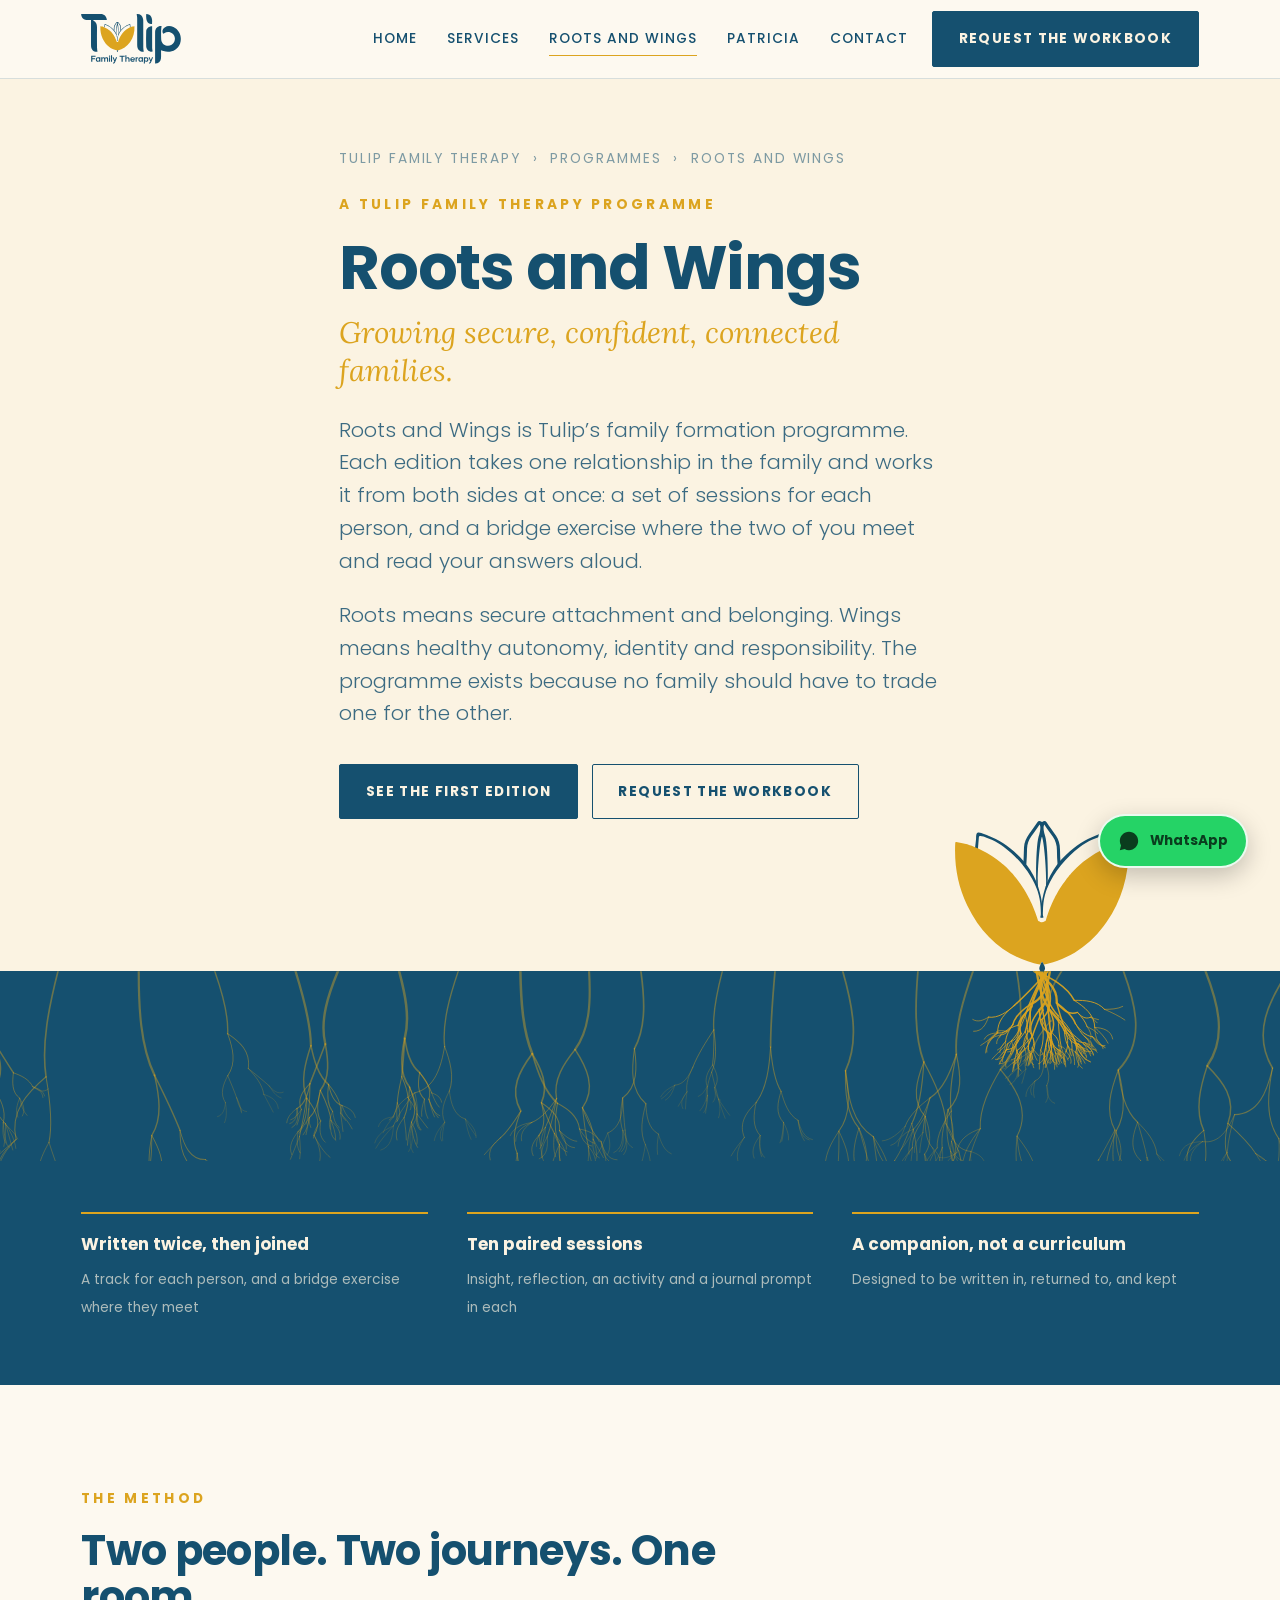
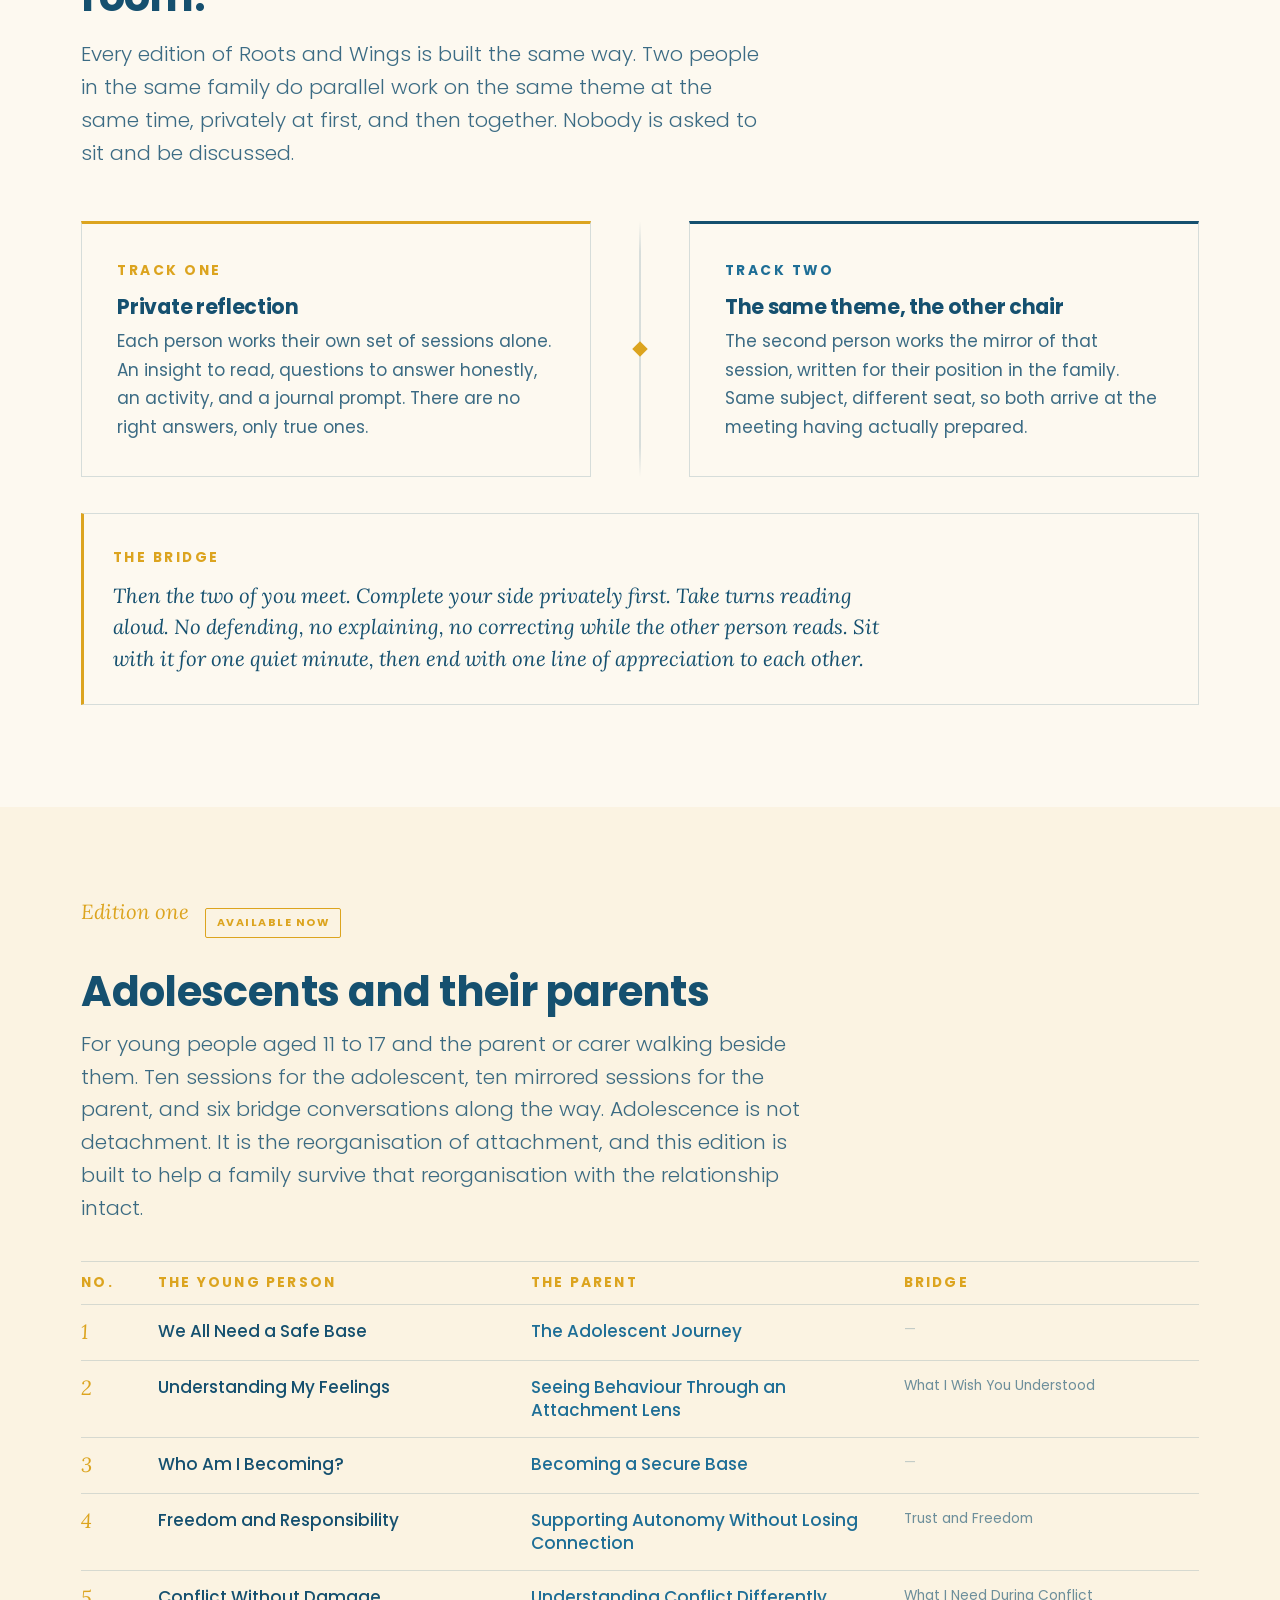
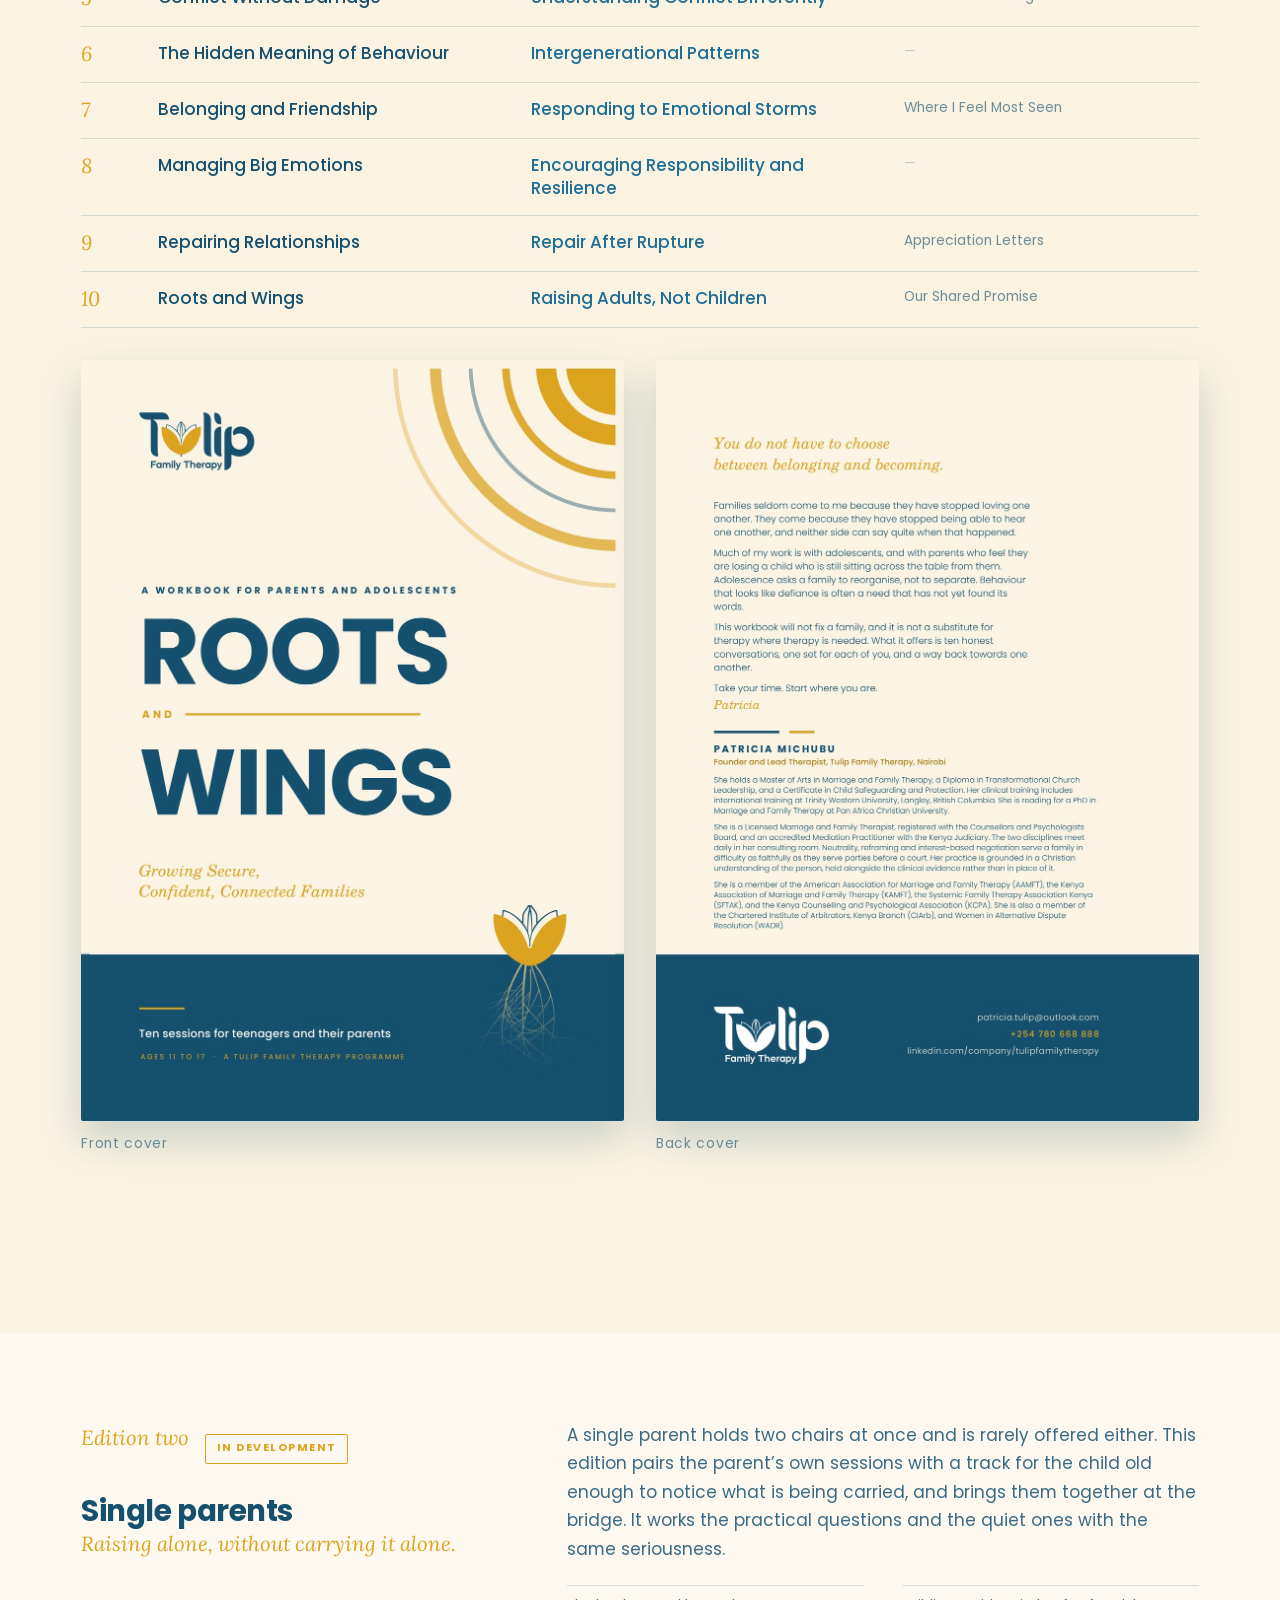
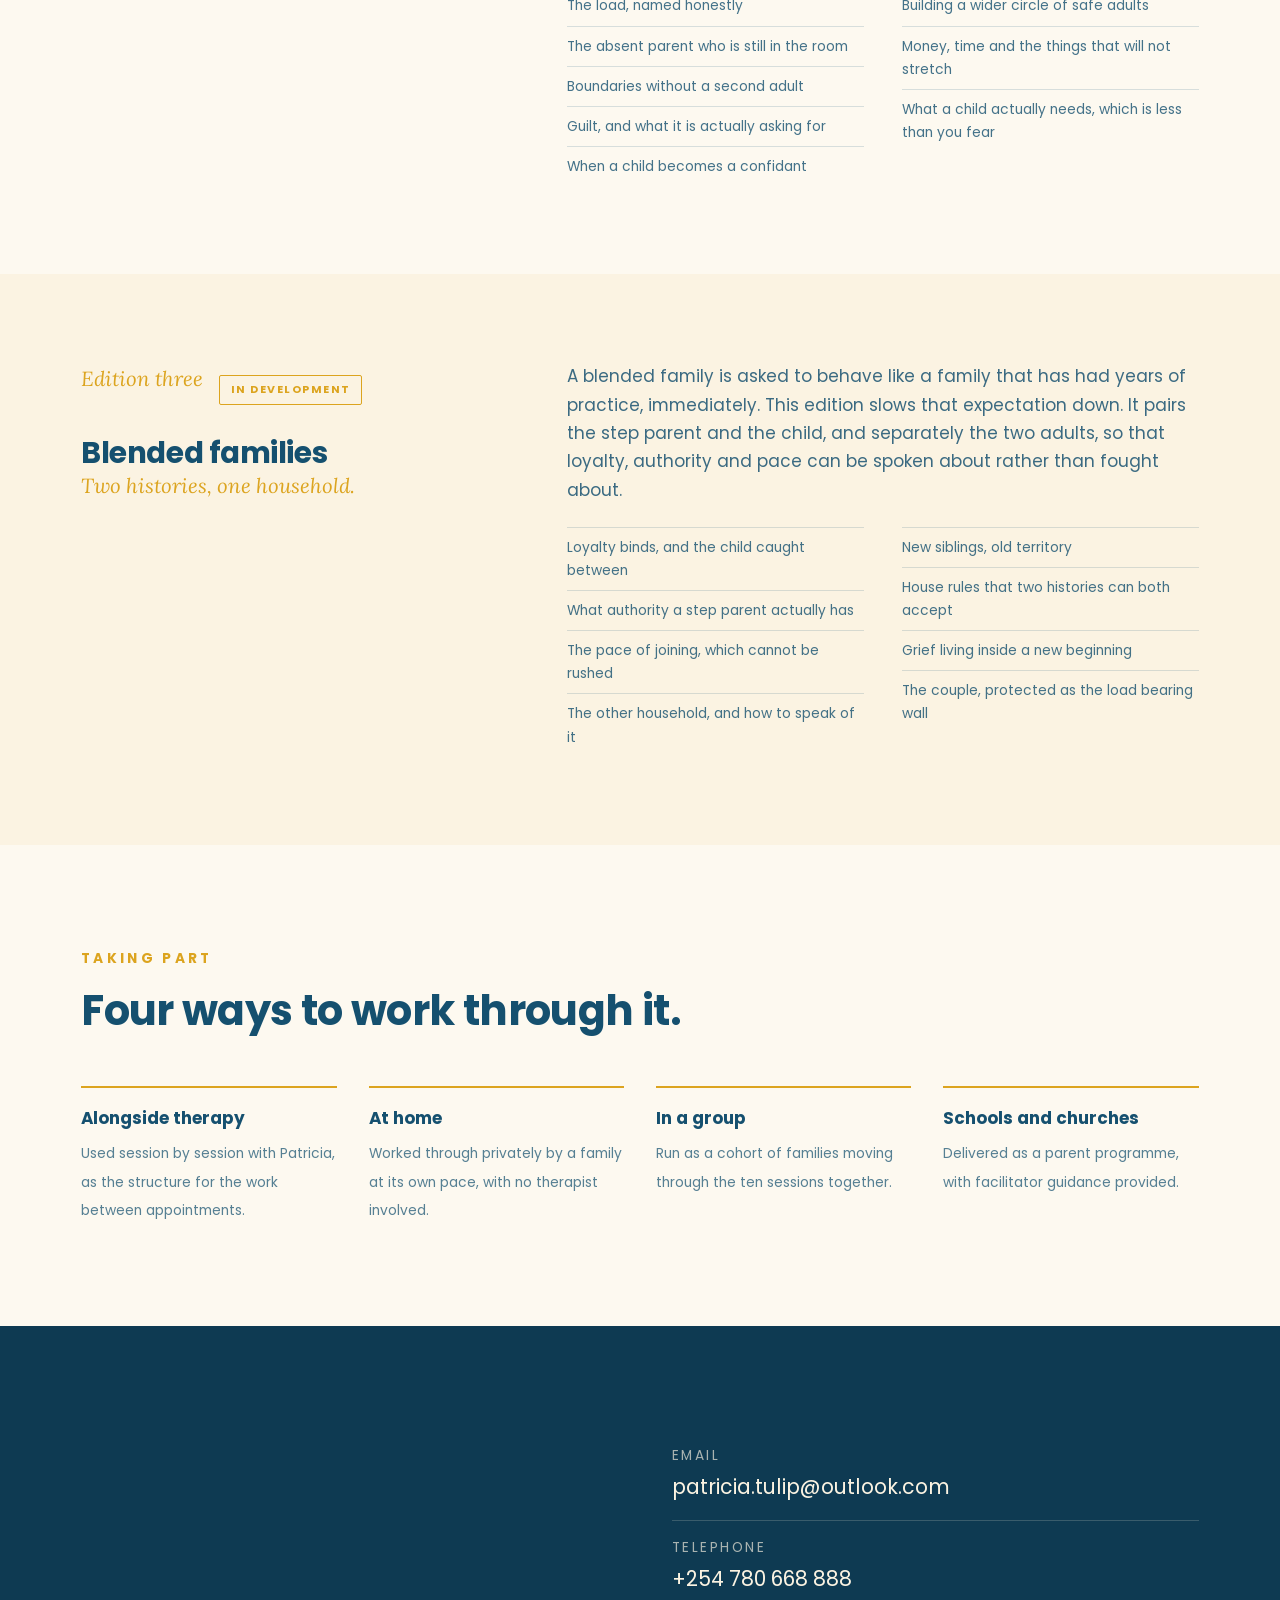
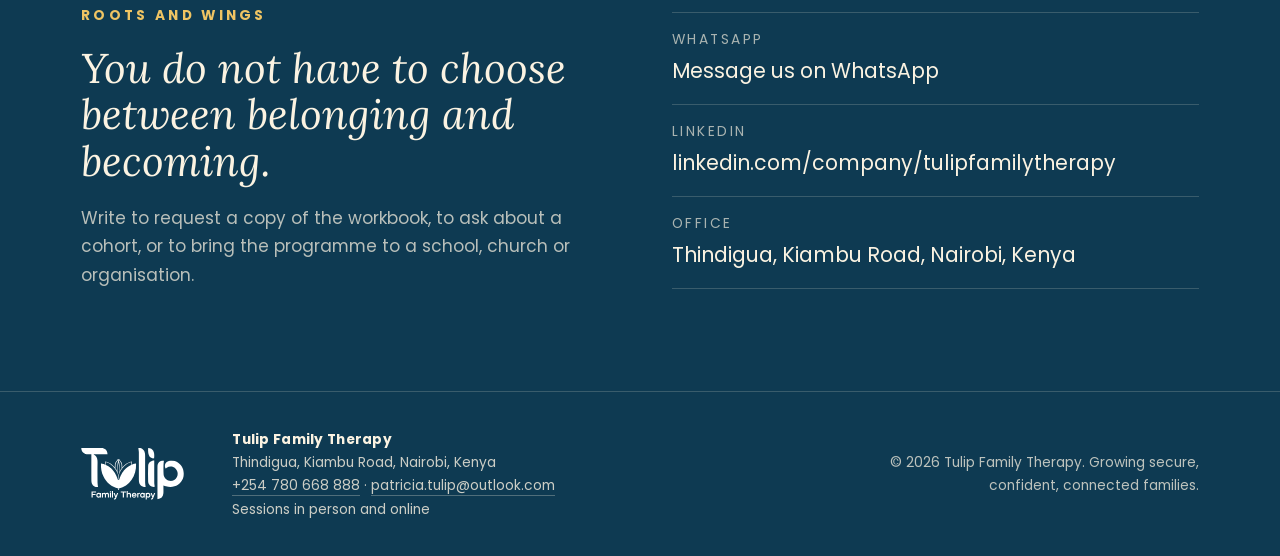
<file: programmes/roots-and-wings/index.html>
<!DOCTYPE html>
<html lang="en-GB">
<head>
<meta charset="utf-8">
<meta name="viewport" content="width=device-width, initial-scale=1">
<title>Roots and Wings | Parent &amp; Teen Programme, Nairobi | Tulip Family Therapy</title>
<meta name="description" content="Roots and Wings is Tulip's family formation programme. Each edition works one family relationship from both sides at once, with a bridge exercise where the two of you meet.">
<script>document.documentElement.className+=" js-on";</script>
<meta name="theme-color" content="#15506F">
<meta property="og:type" content="website">
<meta property="og:site_name" content="Tulip Family Therapy">
<meta property="og:title" content="Roots and Wings — Tulip Family Therapy">
<meta property="og:description" content="Tulip's family formation programme. Each edition works one family relationship from both sides at once, with a bridge where the two of you meet.">
<meta property="og:image" content="../../assets/social-share.jpg">
<meta property="og:image:width" content="1200">
<meta property="og:image:height" content="630">
<meta name="twitter:card" content="summary_large_image">
<meta name="twitter:title" content="Roots and Wings — Tulip Family Therapy">
<meta name="twitter:description" content="Tulip's family formation programme. Each edition works one family relationship from both sides at once, with a bridge where the two of you meet.">
<meta name="twitter:image" content="../../assets/social-share.jpg">
<link rel="icon" href="../../assets/Symbol.svg">
<link rel="stylesheet" href="../../assets/tulip.css">
<style>
/* The horizon belongs to this programme: roots below, wings above. */
.rw-hero{background:var(--cream);position:relative;overflow:hidden}
.rw-hero-in{padding-block:clamp(2.5rem,6vw,4.25rem) clamp(6.5rem,15vw,9.5rem);max-width:44rem}
.rw-hero h1{font-size:var(--s-4);margin-bottom:.6rem;letter-spacing:-.02em}
.rw-sub{font-size:var(--s-2);color:var(--gold);margin-bottom:1.5rem;line-height:1.3}
.crumb{font-size:var(--s--1);letter-spacing:.14em;text-transform:uppercase;color:rgba(21,80,111,.55);margin-bottom:1.4rem}
.crumb a{text-decoration:none}
.crumb a:hover{color:var(--gold)}
.horizon{background:var(--ink);position:relative}
.stem{position:absolute;top:0;right:clamp(3%,8vw,12%);width:min(272px,38vw);z-index:2}
.bloom{position:absolute;bottom:100%;left:50%;transform:translateX(-50%);width:64%;height:auto;margin-bottom:-1px}
.roots{position:absolute;inset:0 0 auto 0;height:var(--roots-h);width:100%;overflow:hidden;pointer-events:none}
.roots svg{width:100%;height:100%;display:block}
.rt{fill:none;stroke:var(--gold);stroke-linecap:round;opacity:.42}
.rt-crown{opacity:.92}
.roots-crown{position:absolute;top:0;right:clamp(3%,8vw,12%);width:min(272px,38vw);height:var(--roots-h);overflow:hidden}
.roots-clip{clip-path:inset(0 0 100% 0)}
.glance{position:relative;display:grid;grid-template-columns:repeat(3,1fr);gap:clamp(1.25rem,3vw,2.5rem);
  padding-block:calc(var(--roots-h) + clamp(2rem,4vw,3.5rem)) clamp(2.5rem,5vw,4rem)}
.gl{border-top:2px solid var(--gold);padding-top:1rem;color:var(--cream)}
.gl b{display:block;font-size:var(--s-0);font-weight:600;margin-bottom:.3rem}
.gl span{font-size:var(--s--1);color:rgba(251,243,226,.66)}

/* Signature: the programme is written twice. Show it. */
.pairs{margin-top:clamp(1.5rem,3vw,2.25rem);border-top:1px solid var(--line)}
.pair-head,.pair{display:grid;grid-template-columns:3.2rem minmax(0,1fr) minmax(0,1fr) minmax(0,.85fr);
  gap:clamp(.75rem,2vw,1.75rem);padding:.95rem 0;border-bottom:1px solid var(--line);align-items:start}
.pair-head{font-size:var(--s--1);font-weight:600;letter-spacing:.16em;text-transform:uppercase;color:var(--gold);padding-block:.6rem}
.pair:hover{background:var(--paper)}
.pair-n{font-family:Lora,Georgia,serif;font-style:italic;font-size:var(--s-1);color:var(--gold);line-height:1.2}
.pair-a,.pair-b{font-size:var(--s-0);font-weight:500;line-height:1.35}
.pair-b{color:var(--ink-soft)}
.pair-x{font-size:var(--s--1);color:rgba(21,80,111,.62);line-height:1.4}
.pair-x.none{color:rgba(21,80,111,.24)}
.lane-grid{margin-top:clamp(1.5rem,3vw,2.25rem)}
.stream-sec{padding-block:clamp(3rem,7vw,5.5rem);scroll-margin-top:88px}
.stream-hd{display:flex;flex-wrap:wrap;align-items:center;gap:1rem;margin-bottom:1.1rem}
.stream-hd h2{font-size:var(--s-3)}
.ed{font-family:Lora,Georgia,serif;font-style:italic;font-size:var(--s-1);color:var(--gold)}
.books{display:grid;grid-template-columns:repeat(2,minmax(0,1fr));gap:clamp(1rem,3vw,2rem);margin-top:2rem}
.books img{width:100%;height:auto;border-radius:2px;box-shadow:0 18px 42px rgba(21,80,111,.22)}
.books figcaption{margin-top:.7rem;font-size:var(--s--1);color:rgba(21,80,111,.6);letter-spacing:.05em}
.soon-grid{display:grid;grid-template-columns:minmax(0,.8fr) minmax(0,1.2fr);gap:clamp(1.5rem,5vw,4rem)}
.themes{margin:1.4rem 0 0;padding:0;list-style:none;
  columns:2;column-gap:clamp(1.25rem,3vw,2.5rem)}
.themes li{font-size:var(--s--1);padding:.5rem 0;border-top:1px solid var(--line);
  color:rgba(21,80,111,.8);break-inside:avoid}
.ways{display:grid;grid-template-columns:repeat(4,minmax(0,1fr));gap:clamp(1rem,2.5vw,2rem);margin-top:2rem}
.way{border-top:2px solid var(--gold);padding-top:1rem}
.way b{display:block;font-size:var(--s-0);font-weight:600;margin-bottom:.4rem}
.way span{font-size:var(--s--1);color:rgba(21,80,111,.72)}
@media(max-width:900px){
  :root{--roots-h:128px}
  .glance{grid-template-columns:1fr;gap:1.4rem}
  .stem,.roots-crown{right:4%;width:min(180px,40vw)}
  .pair-head{display:none}
  .pair{grid-template-columns:2.4rem 1fr;gap:.4rem 1rem;padding:1.1rem 0}
  .pair-a,.pair-b,.pair-x{grid-column:2}
  .pair-b::before{content:"Parent: ";color:var(--gold);font-weight:600}
  .pair-a::before{content:"Young person: ";color:var(--gold);font-weight:600}
  .pair-x:not(.none)::before{content:"Bridge: ";color:var(--gold);font-weight:600}
  .pair-x.none{display:none}
  .books,.soon-grid{grid-template-columns:minmax(0,1fr)}
  .themes{columns:1}
  .ways{grid-template-columns:1fr 1fr}
}
</style>
</head>
<body>
<a class="skip" href="#main">Skip to content</a>
<header class="site-head">
  <div class="wrap head-in">
    <a class="brand" href="../../index.html" aria-label="Tulip Family Therapy, home">
      <img width="608" height="305" src="../../assets/Logo.svg" alt=""></a>
    <button class="burger" id="burger" aria-label="Menu" aria-expanded="false" aria-controls="nav">
      <span></span><span></span><span></span></button>
    <nav class="nav" id="nav">
      <a href="../../index.html">Home</a>
      <a href="../../services.html">Services</a>
      <a href="index.html" aria-current="page">Roots and Wings</a>
      <a href="../../index.html#therapist">Patricia</a>
      <a href="../../index.html#contact">Contact</a>
    </nav>
    <a class="btn head-cta" href="#enquire">Request the workbook</a>
  </div>
</header>

<main id="main">

  <!-- ================= HERO ================= -->
  <section class="rw-hero">
    <div class="wrap rw-hero-in">
      <p class="crumb"><a href="../../index.html">Tulip Family Therapy</a> &nbsp;&rsaquo;&nbsp; Programmes &nbsp;&rsaquo;&nbsp; Roots and Wings</p>
      <p class="eyebrow">A Tulip Family Therapy programme</p>
      <h1>Roots and Wings</h1>
      <p class="rw-sub voice">Growing secure, confident, connected families.</p>
      <p class="lede muted">Roots and Wings is Tulip&rsquo;s family formation programme. Each edition
      takes one relationship in the family and works it from both sides at once: a set of sessions for
      each person, and a bridge exercise where the two of you meet and read your answers aloud.</p>
      <p class="lede muted" style="margin-top:1rem">Roots means secure attachment and belonging. Wings
      means healthy autonomy, identity and responsibility. The programme exists because no family
      should have to trade one for the other.</p>
      <div class="actions">
        <a class="btn" href="#adolescents">See the first edition</a>
        <a class="btn ghost" href="#enquire">Request the workbook</a>
      </div>
    </div>

    <div class="horizon">
      <div class="stem" aria-hidden="true"><img class="bloom" width="412" height="359" src="../../assets/Symbol.svg" alt=""></div>
      <div class="roots roots-clip" id="rootsWrap" aria-hidden="true">
        <svg viewBox="0 0 1440 190" preserveAspectRatio="none">
<path class="rt" d="M-20.0,0.0 C-5.7,21.0 7.2,45.1 -8.1,69.1" stroke-width="2.38"/>
<path class="rt" d="M-8.1,69.1 C-0.5,79.9 8.0,92.1 15.1,101.8" stroke-width="1.52"/>
<path class="rt" d="M15.1,101.8 C23.6,104.5 32.7,108.0 37.0,115.8" stroke-width="0.97"/>
<path class="rt" d="M37.0,115.8 C42.4,119.3 48.6,122.3 54.4,117.9" stroke-width="0.62"/>
<path class="rt" d="M37.0,115.8 C42.5,117.2 48.3,119.3 50.2,125.0" stroke-width="0.62"/>
<path class="rt" d="M37.0,115.8 C42.2,117.7 47.7,120.4 48.3,126.5" stroke-width="0.62"/>
<path class="rt" d="M15.1,101.8 C13.7,111.3 13.2,121.5 22.1,127.2" stroke-width="0.97"/>
<path class="rt" d="M22.1,127.2 C23.7,133.5 25.7,140.3 30.4,144.4" stroke-width="0.62"/>
<path class="rt" d="M22.1,127.2 C25.8,132.7 29.1,138.9 25.1,145.0" stroke-width="0.62"/>
<path class="rt" d="M22.1,127.2 C19.4,133.2 16.9,140.0 20.1,146.1" stroke-width="0.62"/>
<path class="rt" d="M-8.1,69.1 C-0.2,85.0 6.4,102.8 -6.9,117.8" stroke-width="1.52"/>
<path class="rt" d="M-6.9,117.8 C-6.5,130.7 -4.9,144.8 6.2,152.5" stroke-width="0.97"/>
<path class="rt" d="M6.2,152.5 C11.4,160.1 16.8,168.8 17.8,177.4" stroke-width="0.62"/>
<path class="rt" d="M6.2,152.5 C8.9,161.2 12.0,171.0 14.4,179.0" stroke-width="0.62"/>
<path class="rt" d="M6.2,152.5 C6.3,160.1 6.1,168.6 4.3,175.4" stroke-width="0.62"/>
<path class="rt" d="M-6.9,117.8 C0.4,127.8 7.4,139.3 3.7,151.7" stroke-width="0.97"/>
<path class="rt" d="M3.7,151.7 C9.8,156.3 16.5,161.6 20.0,167.9" stroke-width="0.62"/>
<path class="rt" d="M3.7,151.7 C2.7,160.7 2.6,170.6 10.6,176.3" stroke-width="0.62"/>
<path class="rt" d="M3.7,151.7 C4.2,158.6 5.0,166.2 7.4,172.1" stroke-width="0.62"/>
<path class="rt" d="M-6.9,117.8 C-7.9,129.7 -8.5,143.0 -5.4,153.7" stroke-width="0.97"/>
<path class="rt" d="M-5.4,153.7 C-4.5,162.7 -3.3,172.7 0.1,180.3" stroke-width="0.62"/>
<path class="rt" d="M-5.4,153.7 C-4.3,161.3 -3.6,169.9 -7.7,176.3" stroke-width="0.62"/>
<path class="rt" d="M65.3,0.0 C55.5,34.2 46.2,72.9 51.8,105.8" stroke-width="1.85"/>
<path class="rt" d="M51.8,105.8 C56.0,127.3 59.7,151.4 55.1,171.3" stroke-width="1.18"/>
<path class="rt" d="M55.1,171.3 C59.6,183.6 64.7,197.4 70.2,208.0" stroke-width="0.76"/>
<path class="rt" d="M70.2,208.0 C72.8,217.1 76.3,226.8 85.0,230.9" stroke-width="0.48"/>
<path class="rt" d="M70.2,208.0 C77.2,214.2 83.7,221.7 79.4,231.5" stroke-width="0.48"/>
<path class="rt" d="M70.2,208.0 C69.8,217.8 70.0,228.6 75.7,236.3" stroke-width="0.48"/>
<path class="rt" d="M55.1,171.3 C46.1,185.8 37.7,202.4 45.1,218.9" stroke-width="0.76"/>
<path class="rt" d="M45.1,218.9 C41.6,228.6 38.1,239.5 39.0,249.0" stroke-width="0.48"/>
<path class="rt" d="M45.1,218.9 C44.8,230.7 43.8,243.7 37.9,253.3" stroke-width="0.48"/>
<path class="rt" d="M45.1,218.9 C37.9,226.8 30.3,236.0 27.8,245.8" stroke-width="0.48"/>
<path class="rt" d="M51.8,105.8 C31.1,121.4 10.8,140.4 18.1,168.5" stroke-width="1.18"/>
<path class="rt" d="M18.1,168.5 C6.2,178.1 -5.6,189.6 -3.1,205.8" stroke-width="0.76"/>
<path class="rt" d="M-3.1,205.8 C-3.4,214.9 -4.5,224.8 -11.2,231.1" stroke-width="0.48"/>
<path class="rt" d="M-3.1,205.8 C-10.6,213.1 -19.3,221.1 -27.7,225.9" stroke-width="0.48"/>
<path class="rt" d="M18.1,168.5 C7.8,177.9 -2.5,189.1 -1.9,203.3" stroke-width="0.76"/>
<path class="rt" d="M-1.9,203.3 C-0.6,213.0 -0.3,223.6 -8.9,229.9" stroke-width="0.48"/>
<path class="rt" d="M-1.9,203.3 C-5.9,211.6 -11.1,220.4 -19.7,223.6" stroke-width="0.48"/>
<path class="rt" d="M18.1,168.5 C3.6,179.2 -12.1,191.6 -21.5,205.3" stroke-width="0.76"/>
<path class="rt" d="M-21.5,205.3 C-29.1,214.1 -37.5,224.1 -43.6,232.8" stroke-width="0.48"/>
<path class="rt" d="M-21.5,205.3 C-31.3,209.6 -42.4,214.3 -51.9,216.7" stroke-width="0.48"/>
<path class="rt" d="M156.1,0.0 C156.0,35.4 157.8,74.7 173.8,104.1" stroke-width="2.47"/>
<path class="rt" d="M173.8,104.1 C183.9,122.0 195.0,142.2 202.5,159.3" stroke-width="1.58"/>
<path class="rt" d="M202.5,159.3 C207.0,174.0 213.5,188.9 231.3,188.6" stroke-width="1.01"/>
<path class="rt" d="M231.3,188.6 C238.5,193.6 246.6,199.2 253.4,203.5" stroke-width="0.65"/>
<path class="rt" d="M231.3,188.6 C234.0,196.8 237.1,206.1 239.9,213.4" stroke-width="0.65"/>
<path class="rt" d="M202.5,159.3 C202.7,171.5 203.9,184.9 213.2,193.2" stroke-width="1.01"/>
<path class="rt" d="M213.2,193.2 C213.4,202.2 214.5,212.0 222.7,217.1" stroke-width="0.65"/>
<path class="rt" d="M213.2,193.2 C211.1,200.5 209.8,208.6 215.9,214.2" stroke-width="0.65"/>
<path class="rt" d="M213.2,193.2 C213.5,200.9 213.5,209.5 210.2,216.1" stroke-width="0.65"/>
<path class="rt" d="M173.8,104.1 C179.1,124.3 183.2,146.9 170.8,164.4" stroke-width="1.58"/>
<path class="rt" d="M170.8,164.4 C178.1,176.3 185.2,189.9 180.8,203.5" stroke-width="1.01"/>
<path class="rt" d="M180.8,203.5 C186.3,209.5 192.0,216.4 194.0,223.8" stroke-width="0.65"/>
<path class="rt" d="M180.8,203.5 C184.9,211.8 188.7,221.2 185.9,229.9" stroke-width="0.65"/>
<path class="rt" d="M180.8,203.5 C177.0,213.3 174.1,224.1 183.7,231.7" stroke-width="0.65"/>
<path class="rt" d="M170.8,164.4 C168.5,175.5 166.4,188.0 168.4,198.4" stroke-width="1.01"/>
<path class="rt" d="M168.4,198.4 C168.2,205.0 168.4,212.2 171.3,217.7" stroke-width="0.65"/>
<path class="rt" d="M168.4,198.4 C170.2,205.8 171.8,214.0 168.4,220.6" stroke-width="0.65"/>
<path class="rt" d="M168.4,198.4 C167.2,205.5 165.9,213.5 164.4,219.8" stroke-width="0.65"/>
<path class="rt" d="M170.8,164.4 C170.8,178.1 170.4,193.3 166.3,205.2" stroke-width="1.01"/>
<path class="rt" d="M166.3,205.2 C167.4,213.4 168.8,222.6 171.7,229.6" stroke-width="0.65"/>
<path class="rt" d="M166.3,205.2 C169.9,215.6 172.8,227.2 165.6,236.4" stroke-width="0.65"/>
<path class="rt" d="M166.3,205.2 C166.1,215.8 164.8,227.1 155.0,232.8" stroke-width="0.65"/>
<path class="rt" d="M241.5,0.0 C249.4,19.9 257.3,42.5 256.1,62.6" stroke-width="1.6"/>
<path class="rt" d="M256.1,62.6 C269.3,70.4 282.4,80.3 279.3,97.5" stroke-width="1.02"/>
<path class="rt" d="M279.3,97.5 C287.2,103.1 296.0,109.5 302.9,114.9" stroke-width="0.66"/>
<path class="rt" d="M302.9,114.9 C307.1,119.3 312.1,123.6 318.6,121.2" stroke-width="0.42"/>
<path class="rt" d="M302.9,114.9 C306.4,119.9 310.5,125.3 316.3,127.0" stroke-width="0.42"/>
<path class="rt" d="M279.3,97.5 C287.1,104.7 295.1,113.2 296.8,123.4" stroke-width="0.66"/>
<path class="rt" d="M296.8,123.4 C304.3,125.6 312.1,128.9 313.1,137.5" stroke-width="0.42"/>
<path class="rt" d="M296.8,123.4 C300.4,129.2 304.3,135.7 307.3,141.1" stroke-width="0.42"/>
<path class="rt" d="M256.1,62.6 C261.8,76.5 266.4,92.1 256.2,104.7" stroke-width="1.02"/>
<path class="rt" d="M256.2,104.7 C259.7,111.9 263.6,120.1 266.3,126.9" stroke-width="0.66"/>
<path class="rt" d="M266.3,126.9 C267.7,133.3 270.0,139.9 277.5,140.6" stroke-width="0.42"/>
<path class="rt" d="M266.3,126.9 C268.7,131.3 271.2,136.2 271.5,140.9" stroke-width="0.42"/>
<path class="rt" d="M266.3,126.9 C268.4,131.8 270.7,137.3 271.9,142.0" stroke-width="0.42"/>
<path class="rt" d="M256.2,104.7 C251.2,113.2 246.8,122.8 253.6,131.6" stroke-width="0.66"/>
<path class="rt" d="M253.6,131.6 C254.8,138.3 255.6,145.8 252.6,151.7" stroke-width="0.42"/>
<path class="rt" d="M253.6,131.6 C252.9,137.7 251.4,144.1 244.6,145.7" stroke-width="0.42"/>
<path class="rt" d="M332.4,0.0 C340.8,24.0 349.4,51.0 349.8,74.5" stroke-width="2.54"/>
<path class="rt" d="M349.8,74.5 C353.2,89.0 357.9,104.7 369.6,113.5" stroke-width="1.63"/>
<path class="rt" d="M369.6,113.5 C371.9,122.4 375.2,131.7 384.7,134.5" stroke-width="1.04"/>
<path class="rt" d="M384.7,134.5 C391.2,136.5 398.1,139.3 399.7,146.5" stroke-width="0.67"/>
<path class="rt" d="M384.7,134.5 C387.0,139.7 389.8,145.3 394.2,148.5" stroke-width="0.67"/>
<path class="rt" d="M384.7,134.5 C383.9,140.0 383.8,146.1 389.0,149.5" stroke-width="0.67"/>
<path class="rt" d="M369.6,113.5 C377.1,121.5 384.6,131.0 383.2,142.1" stroke-width="1.04"/>
<path class="rt" d="M383.2,142.1 C388.0,147.0 393.2,152.5 396.2,157.9" stroke-width="0.67"/>
<path class="rt" d="M383.2,142.1 C384.1,148.2 385.1,155.0 385.9,160.5" stroke-width="0.67"/>
<path class="rt" d="M369.6,113.5 C368.1,122.9 367.4,133.3 374.2,140.4" stroke-width="1.04"/>
<path class="rt" d="M374.2,140.4 C375.1,146.4 376.6,152.9 381.5,156.5" stroke-width="0.67"/>
<path class="rt" d="M374.2,140.4 C371.5,146.0 369.1,152.3 371.5,158.1" stroke-width="0.67"/>
<path class="rt" d="M349.8,74.5 C343.4,91.5 337.6,110.6 345.1,127.2" stroke-width="1.63"/>
<path class="rt" d="M345.1,127.2 C354.4,138.0 362.8,150.6 353.4,164.4" stroke-width="1.04"/>
<path class="rt" d="M353.4,164.4 C358.2,172.5 364.0,181.4 371.4,186.4" stroke-width="0.67"/>
<path class="rt" d="M353.4,164.4 C358.3,173.0 362.8,182.9 358.9,192.4" stroke-width="0.67"/>
<path class="rt" d="M345.1,127.2 C342.7,140.0 339.9,154.2 336.9,165.6" stroke-width="1.04"/>
<path class="rt" d="M336.9,165.6 C337.7,172.9 338.4,181.1 337.2,187.8" stroke-width="0.67"/>
<path class="rt" d="M336.9,165.6 C333.6,173.1 329.9,181.5 326.7,188.3" stroke-width="0.67"/>
<path class="rt" d="M345.1,127.2 C345.4,139.4 344.6,152.7 335.2,160.8" stroke-width="1.04"/>
<path class="rt" d="M335.2,160.8 C334.1,168.0 333.4,176.0 337.7,181.9" stroke-width="0.67"/>
<path class="rt" d="M335.2,160.8 C329.5,167.3 324.1,174.9 328.2,183.7" stroke-width="0.67"/>
<path class="rt" d="M380.3,0.0 C369.6,22.9 359.4,48.9 366.0,73.0" stroke-width="2.73"/>
<path class="rt" d="M366.0,73.0 C369.3,88.9 371.4,106.6 360.4,119.4" stroke-width="1.74"/>
<path class="rt" d="M360.4,119.4 C365.7,128.8 371.2,139.6 372.4,149.6" stroke-width="1.12"/>
<path class="rt" d="M372.4,149.6 C378.3,154.3 384.1,160.1 382.5,168.2" stroke-width="0.71"/>
<path class="rt" d="M372.4,149.6 C375.1,155.6 377.7,162.3 377.6,168.5" stroke-width="0.71"/>
<path class="rt" d="M372.4,149.6 C371.4,156.9 371.2,164.9 377.9,169.5" stroke-width="0.71"/>
<path class="rt" d="M360.4,119.4 C357.3,129.5 354.8,140.9 360.8,150.0" stroke-width="1.12"/>
<path class="rt" d="M360.8,150.0 C359.5,157.7 359.0,166.1 365.9,171.2" stroke-width="0.71"/>
<path class="rt" d="M360.8,150.0 C356.8,155.0 352.6,160.8 352.6,167.1" stroke-width="0.71"/>
<path class="rt" d="M360.4,119.4 C358.7,129.4 356.1,140.4 348.1,146.6" stroke-width="1.12"/>
<path class="rt" d="M348.1,146.6 C346.8,152.2 345.5,158.6 344.3,163.7" stroke-width="0.71"/>
<path class="rt" d="M348.1,146.6 C346.8,152.7 345.1,159.5 341.0,163.9" stroke-width="0.71"/>
<path class="rt" d="M348.1,146.6 C344.0,151.6 339.4,157.3 336.4,162.4" stroke-width="0.71"/>
<path class="rt" d="M366.0,73.0 C360.3,86.1 353.9,100.7 348.7,112.6" stroke-width="1.74"/>
<path class="rt" d="M348.7,112.6 C348.6,121.0 348.4,130.4 347.4,138.0" stroke-width="1.12"/>
<path class="rt" d="M347.4,138.0 C347.1,144.2 347.0,151.2 349.6,156.5" stroke-width="0.71"/>
<path class="rt" d="M347.4,138.0 C346.7,143.1 345.9,148.8 344.3,153.3" stroke-width="0.71"/>
<path class="rt" d="M348.7,112.6 C341.0,119.5 333.8,127.8 339.0,138.6" stroke-width="1.12"/>
<path class="rt" d="M339.0,138.6 C337.6,143.7 336.0,149.5 334.1,154.0" stroke-width="0.71"/>
<path class="rt" d="M339.0,138.6 C335.8,142.8 332.0,147.4 327.0,148.8" stroke-width="0.71"/>
<path class="rt" d="M348.7,112.6 C346.7,122.4 343.6,132.9 334.1,137.4" stroke-width="1.12"/>
<path class="rt" d="M334.1,137.4 C335.5,144.7 336.1,152.6 328.4,156.5" stroke-width="0.71"/>
<path class="rt" d="M334.1,137.4 C334.0,143.8 333.2,150.6 326.0,152.6" stroke-width="0.71"/>
<path class="rt" d="M334.1,137.4 C328.8,140.9 323.3,145.3 322.6,151.8" stroke-width="0.71"/>
<path class="rt" d="M449.0,0.0 C455.5,21.8 461.5,46.3 455.3,67.3" stroke-width="2.83"/>
<path class="rt" d="M455.3,67.3 C457.7,80.2 461.2,94.1 472.1,101.6" stroke-width="1.81"/>
<path class="rt" d="M472.1,101.6 C477.3,107.8 482.9,115.0 485.7,121.9" stroke-width="1.16"/>
<path class="rt" d="M485.7,121.9 C490.6,123.5 495.8,125.7 496.8,131.2" stroke-width="0.74"/>
<path class="rt" d="M485.7,121.9 C487.8,127.0 490.3,132.6 494.1,136.1" stroke-width="0.74"/>
<path class="rt" d="M472.1,101.6 C479.2,108.9 486.0,117.6 482.5,128.2" stroke-width="1.16"/>
<path class="rt" d="M482.5,128.2 C484.8,135.0 487.9,142.2 494.8,144.7" stroke-width="0.74"/>
<path class="rt" d="M482.5,128.2 C485.2,134.7 488.4,141.9 493.0,146.7" stroke-width="0.74"/>
<path class="rt" d="M482.5,128.2 C484.2,134.2 486.2,140.8 488.8,145.9" stroke-width="0.74"/>
<path class="rt" d="M472.1,101.6 C470.2,111.1 469.1,121.5 477.5,128.1" stroke-width="1.16"/>
<path class="rt" d="M477.5,128.1 C477.6,134.7 478.1,142.1 481.4,147.4" stroke-width="0.74"/>
<path class="rt" d="M477.5,128.1 C475.5,133.6 473.6,139.8 474.4,145.3" stroke-width="0.74"/>
<path class="rt" d="M455.3,67.3 C451.4,84.0 448.7,102.6 460.8,116.1" stroke-width="1.81"/>
<path class="rt" d="M460.8,116.1 C464.9,124.5 469.1,134.2 469.2,143.0" stroke-width="1.16"/>
<path class="rt" d="M469.2,143.0 C473.1,147.7 477.5,152.9 481.1,157.0" stroke-width="0.74"/>
<path class="rt" d="M469.2,143.0 C469.3,148.6 469.7,154.7 473.6,158.7" stroke-width="0.74"/>
<path class="rt" d="M469.2,143.0 C468.2,148.9 467.8,155.3 473.0,159.2" stroke-width="0.74"/>
<path class="rt" d="M460.8,116.1 C465.7,127.4 469.9,140.1 462.9,151.1" stroke-width="1.16"/>
<path class="rt" d="M462.9,151.1 C466.8,157.8 470.6,165.6 469.0,173.2" stroke-width="0.74"/>
<path class="rt" d="M462.9,151.1 C463.6,159.9 464.8,169.6 469.8,176.4" stroke-width="0.74"/>
<path class="rt" d="M462.9,151.1 C460.8,158.6 458.5,167.0 458.4,174.2" stroke-width="0.74"/>
<path class="rt" d="M460.8,116.1 C460.1,126.5 459.0,138.0 454.5,146.7" stroke-width="1.16"/>
<path class="rt" d="M454.5,146.7 C455.8,154.0 457.1,162.2 457.1,169.0" stroke-width="0.74"/>
<path class="rt" d="M454.5,146.7 C449.0,153.0 443.7,160.4 446.6,169.0" stroke-width="0.74"/>
<path class="rt" d="M455.3,67.3 C454.4,80.0 453.3,94.2 452.0,105.7" stroke-width="1.81"/>
<path class="rt" d="M452.0,105.7 C455.3,112.2 458.7,119.5 458.8,126.3" stroke-width="1.16"/>
<path class="rt" d="M458.8,126.3 C461.9,130.0 465.2,134.3 466.9,138.3" stroke-width="0.74"/>
<path class="rt" d="M458.8,126.3 C461.5,130.1 463.9,134.4 461.5,138.8" stroke-width="0.74"/>
<path class="rt" d="M452.0,105.7 C449.7,114.3 447.4,123.9 447.0,131.9" stroke-width="1.16"/>
<path class="rt" d="M447.0,131.9 C446.3,137.9 445.8,144.6 447.0,150.0" stroke-width="0.74"/>
<path class="rt" d="M447.0,131.9 C449.8,138.5 452.0,145.7 445.7,151.1" stroke-width="0.74"/>
<path class="rt" d="M447.0,131.9 C445.9,138.6 444.2,145.8 437.9,149.0" stroke-width="0.74"/>
<path class="rt" d="M515.6,0.0 C506.4,24.1 497.3,51.3 500.2,75.5" stroke-width="1.52"/>
<path class="rt" d="M500.2,75.5 C506.2,89.7 511.6,105.8 505.5,120.1" stroke-width="0.97"/>
<path class="rt" d="M505.5,120.1 C507.3,132.1 510.5,144.6 523.5,148.1" stroke-width="0.62"/>
<path class="rt" d="M523.5,148.1 C527.1,153.9 531.3,160.2 535.4,164.8" stroke-width="0.4"/>
<path class="rt" d="M523.5,148.1 C529.7,152.8 535.9,158.5 535.6,166.6" stroke-width="0.4"/>
<path class="rt" d="M523.5,148.1 C524.9,155.0 526.7,162.8 530.0,168.4" stroke-width="0.4"/>
<path class="rt" d="M505.5,120.1 C499.9,129.7 494.7,140.7 500.3,151.2" stroke-width="0.62"/>
<path class="rt" d="M500.3,151.2 C496.6,157.0 493.2,163.6 496.9,170.1" stroke-width="0.4"/>
<path class="rt" d="M500.3,151.2 C498.7,157.2 497.2,163.8 498.0,169.5" stroke-width="0.4"/>
<path class="rt" d="M500.3,151.2 C495.1,156.5 489.8,162.6 488.6,169.6" stroke-width="0.4"/>
<path class="rt" d="M500.2,75.5 C496.2,95.9 489.6,117.2 466.7,121.8" stroke-width="0.97"/>
<path class="rt" d="M466.7,121.8 C470.0,133.7 472.3,146.8 462.6,156.0" stroke-width="0.62"/>
<path class="rt" d="M462.6,156.0 C461.0,164.7 460.0,174.3 464.8,181.6" stroke-width="0.4"/>
<path class="rt" d="M462.6,156.0 C464.2,164.4 465.2,173.7 459.7,180.5" stroke-width="0.4"/>
<path class="rt" d="M466.7,121.8 C457.6,131.9 447.7,143.4 442.6,154.9" stroke-width="0.62"/>
<path class="rt" d="M442.6,154.9 C441.9,165.3 439.9,176.1 428.3,179.1" stroke-width="0.4"/>
<path class="rt" d="M442.6,154.9 C435.5,161.7 427.7,169.6 422.8,177.2" stroke-width="0.4"/>
<path class="rt" d="M442.6,154.9 C433.9,158.3 424.6,162.8 421.6,171.9" stroke-width="0.4"/>
<path class="rt" d="M466.7,121.8 C456.1,127.1 445.1,133.8 442.8,145.9" stroke-width="0.62"/>
<path class="rt" d="M442.8,145.9 C438.2,150.6 433.2,156.0 431.0,161.8" stroke-width="0.4"/>
<path class="rt" d="M442.8,145.9 C435.7,146.5 428.2,148.0 425.7,155.6" stroke-width="0.4"/>
<path class="rt" d="M585.4,0.0 C586.0,27.9 587.8,59.0 598.8,82.7" stroke-width="2.87"/>
<path class="rt" d="M598.8,82.7 C604.8,100.9 612.6,120.8 627.1,132.3" stroke-width="1.84"/>
<path class="rt" d="M627.1,132.3 C638.4,137.7 650.2,144.8 652.0,158.0" stroke-width="1.18"/>
<path class="rt" d="M652.0,158.0 C660.8,159.6 670.2,162.1 674.2,170.6" stroke-width="0.75"/>
<path class="rt" d="M652.0,158.0 C656.3,164.2 661.4,170.8 668.8,172.3" stroke-width="0.75"/>
<path class="rt" d="M652.0,158.0 C653.8,165.8 656.7,173.9 665.7,175.0" stroke-width="0.75"/>
<path class="rt" d="M627.1,132.3 C624.5,146.0 622.5,161.4 629.4,173.4" stroke-width="1.18"/>
<path class="rt" d="M629.4,173.4 C628.3,182.0 628.2,191.4 636.4,196.4" stroke-width="0.75"/>
<path class="rt" d="M629.4,173.4 C629.6,182.8 629.8,193.3 629.0,201.8" stroke-width="0.75"/>
<path class="rt" d="M629.4,173.4 C625.2,182.1 620.7,191.8 619.2,200.5" stroke-width="0.75"/>
<path class="rt" d="M598.8,82.7 C608.7,97.5 617.8,114.5 609.1,131.7" stroke-width="1.84"/>
<path class="rt" d="M609.1,131.7 C619.8,138.0 630.6,146.0 629.5,159.6" stroke-width="1.18"/>
<path class="rt" d="M629.5,159.6 C635.1,164.5 641.6,169.7 648.9,170.3" stroke-width="0.75"/>
<path class="rt" d="M629.5,159.6 C632.5,167.8 636.6,176.2 646.4,176.7" stroke-width="0.75"/>
<path class="rt" d="M629.5,159.6 C633.6,165.1 637.8,171.4 637.1,178.2" stroke-width="0.75"/>
<path class="rt" d="M609.1,131.7 C613.5,142.1 618.5,153.6 623.7,162.4" stroke-width="1.18"/>
<path class="rt" d="M623.7,162.4 C626.3,170.2 629.9,178.4 638.1,180.9" stroke-width="0.75"/>
<path class="rt" d="M623.7,162.4 C629.2,169.0 635.1,176.6 637.1,184.4" stroke-width="0.75"/>
<path class="rt" d="M623.7,162.4 C622.7,170.2 622.1,178.9 625.1,185.8" stroke-width="0.75"/>
<path class="rt" d="M609.1,131.7 C612.1,142.9 614.2,155.2 606.3,164.4" stroke-width="1.18"/>
<path class="rt" d="M606.3,164.4 C607.7,171.8 609.2,180.0 609.8,186.8" stroke-width="0.75"/>
<path class="rt" d="M606.3,164.4 C600.7,169.9 595.4,176.4 599.8,184.6" stroke-width="0.75"/>
<path class="rt" d="M598.8,82.7 C584.8,99.4 572.1,118.8 585.9,140.0" stroke-width="1.84"/>
<path class="rt" d="M585.9,140.0 C580.1,153.5 574.9,168.7 581.8,182.2" stroke-width="1.18"/>
<path class="rt" d="M581.8,182.2 C583.1,190.8 584.5,200.5 585.2,208.4" stroke-width="0.75"/>
<path class="rt" d="M581.8,182.2 C583.0,191.8 583.9,202.4 580.2,210.9" stroke-width="0.75"/>
<path class="rt" d="M581.8,182.2 C580.8,190.4 579.3,199.5 573.8,205.4" stroke-width="0.75"/>
<path class="rt" d="M585.9,140.0 C579.3,149.6 571.5,160.2 562.9,166.9" stroke-width="1.18"/>
<path class="rt" d="M562.9,166.9 C555.5,172.2 548.2,178.8 551.5,188.9" stroke-width="0.75"/>
<path class="rt" d="M562.9,166.9 C556.7,172.3 549.9,178.4 544.8,183.8" stroke-width="0.75"/>
<path class="rt" d="M662.7,0.0 C664.5,27.3 664.4,57.5 647.0,78.5" stroke-width="2.45"/>
<path class="rt" d="M647.0,78.5 C659.9,96.2 671.2,116.6 655.3,136.7" stroke-width="1.57"/>
<path class="rt" d="M655.3,136.7 C660.3,149.1 666.4,162.6 676.2,170.6" stroke-width="1.0"/>
<path class="rt" d="M676.2,170.6 C679.2,179.5 683.5,188.7 694.2,188.8" stroke-width="0.64"/>
<path class="rt" d="M676.2,170.6 C677.9,181.0 680.9,191.8 693.2,193.1" stroke-width="0.64"/>
<path class="rt" d="M676.2,170.6 C679.5,179.1 682.8,188.7 681.6,197.3" stroke-width="0.64"/>
<path class="rt" d="M655.3,136.7 C661.6,146.2 668.0,157.2 667.3,168.2" stroke-width="1.0"/>
<path class="rt" d="M667.3,168.2 C671.1,174.3 675.3,181.1 678.8,186.6" stroke-width="0.64"/>
<path class="rt" d="M667.3,168.2 C666.5,175.5 666.6,183.3 674.2,186.8" stroke-width="0.64"/>
<path class="rt" d="M667.3,168.2 C669.8,174.2 672.1,181.1 670.7,187.2" stroke-width="0.64"/>
<path class="rt" d="M655.3,136.7 C656.9,149.5 658.8,163.8 661.8,175.2" stroke-width="1.0"/>
<path class="rt" d="M661.8,175.2 C663.1,184.1 665.2,194.0 671.1,200.4" stroke-width="0.64"/>
<path class="rt" d="M661.8,175.2 C667.6,181.6 673.0,189.0 668.2,197.6" stroke-width="0.64"/>
<path class="rt" d="M661.8,175.2 C662.5,184.1 662.7,194.1 657.3,201.1" stroke-width="0.64"/>
<path class="rt" d="M647.0,78.5 C634.5,92.3 622.1,108.5 626.1,127.6" stroke-width="1.57"/>
<path class="rt" d="M626.1,127.6 C623.3,140.4 620.1,154.8 615.6,166.0" stroke-width="1.0"/>
<path class="rt" d="M615.6,166.0 C610.3,174.6 605.8,184.4 613.8,193.1" stroke-width="0.64"/>
<path class="rt" d="M615.6,166.0 C616.4,174.8 616.1,184.1 606.6,187.8" stroke-width="0.64"/>
<path class="rt" d="M626.1,127.6 C622.2,137.1 617.9,147.9 613.6,156.3" stroke-width="1.0"/>
<path class="rt" d="M613.6,156.3 C610.6,162.0 607.7,168.6 609.2,174.8" stroke-width="0.64"/>
<path class="rt" d="M613.6,156.3 C613.1,163.8 612.0,172.1 607.2,177.7" stroke-width="0.64"/>
<path class="rt" d="M613.6,156.3 C608.1,161.5 602.7,167.6 603.5,175.4" stroke-width="0.64"/>
<path class="rt" d="M626.1,127.6 C618.5,137.2 609.5,147.5 598.4,151.4" stroke-width="1.0"/>
<path class="rt" d="M598.4,151.4 C591.5,155.6 584.8,160.8 586.8,169.8" stroke-width="0.64"/>
<path class="rt" d="M598.4,151.4 C589.4,154.8 580.2,159.4 580.1,170.3" stroke-width="0.64"/>
<path class="rt" d="M598.4,151.4 C588.8,152.9 578.5,155.4 574.0,164.6" stroke-width="0.64"/>
<path class="rt" d="M721.0,0.0 C725.0,26.2 727.5,55.4 713.8,77.6" stroke-width="1.88"/>
<path class="rt" d="M713.8,77.6 C710.5,97.6 709.1,119.4 726.6,132.8" stroke-width="1.2"/>
<path class="rt" d="M726.6,132.8 C727.1,144.7 729.0,157.5 740.8,163.1" stroke-width="0.77"/>
<path class="rt" d="M740.8,163.1 C743.4,171.1 747.0,179.7 755.2,182.8" stroke-width="0.49"/>
<path class="rt" d="M740.8,163.1 C739.7,169.7 738.7,177.2 739.8,183.4" stroke-width="0.49"/>
<path class="rt" d="M726.6,132.8 C722.5,146.3 719.1,161.4 726.1,173.8" stroke-width="0.77"/>
<path class="rt" d="M726.1,173.8 C729.9,182.3 733.6,191.9 730.9,200.7" stroke-width="0.49"/>
<path class="rt" d="M726.1,173.8 C724.4,182.9 722.3,192.9 718.3,200.4" stroke-width="0.49"/>
<path class="rt" d="M713.8,77.6 C716.7,95.9 717.7,115.7 700.5,127.0" stroke-width="1.2"/>
<path class="rt" d="M700.5,127.0 C701.2,137.6 702.0,149.5 703.2,159.1" stroke-width="0.77"/>
<path class="rt" d="M703.2,159.1 C703.7,166.0 704.9,173.4 711.6,176.6" stroke-width="0.49"/>
<path class="rt" d="M703.2,159.1 C704.7,166.8 705.5,175.2 699.1,180.8" stroke-width="0.49"/>
<path class="rt" d="M700.5,127.0 C698.2,137.7 696.3,149.7 700.7,159.5" stroke-width="0.77"/>
<path class="rt" d="M700.7,159.5 C704.7,167.3 708.1,176.1 701.6,183.6" stroke-width="0.49"/>
<path class="rt" d="M700.7,159.5 C701.7,166.9 702.1,175.1 696.6,180.6" stroke-width="0.49"/>
<path class="rt" d="M700.7,159.5 C700.7,168.4 699.8,177.9 690.5,181.6" stroke-width="0.49"/>
<path class="rt" d="M700.5,127.0 C700.5,141.1 698.8,156.2 683.8,162.0" stroke-width="0.77"/>
<path class="rt" d="M683.8,162.0 C686.0,169.3 687.7,177.4 683.3,183.9" stroke-width="0.49"/>
<path class="rt" d="M683.8,162.0 C680.2,169.4 676.1,177.6 671.6,183.6" stroke-width="0.49"/>
<path class="rt" d="M812.7,0.0 C807.1,19.0 801.5,40.5 803.0,58.9" stroke-width="1.52"/>
<path class="rt" d="M803.0,58.9 C803.2,70.6 803.2,83.6 801.6,94.1" stroke-width="0.97"/>
<path class="rt" d="M801.6,94.1 C806.1,101.2 810.0,109.2 803.8,116.6" stroke-width="0.62"/>
<path class="rt" d="M803.8,116.6 C804.6,121.4 805.9,126.7 810.5,129.1" stroke-width="0.4"/>
<path class="rt" d="M803.8,116.6 C805.0,121.6 805.9,127.1 802.1,131.1" stroke-width="0.4"/>
<path class="rt" d="M801.6,94.1 C796.6,100.3 791.9,107.4 795.6,115.3" stroke-width="0.62"/>
<path class="rt" d="M795.6,115.3 C794.6,120.1 793.8,125.5 794.8,130.0" stroke-width="0.4"/>
<path class="rt" d="M795.6,115.3 C793.1,119.5 790.1,124.0 785.5,125.5" stroke-width="0.4"/>
<path class="rt" d="M803.0,58.9 C805.3,73.1 806.9,88.8 800.6,101.2" stroke-width="0.97"/>
<path class="rt" d="M800.6,101.2 C803.0,110.1 805.8,120.1 808.3,128.2" stroke-width="0.62"/>
<path class="rt" d="M808.3,128.2 C812.3,133.6 816.9,139.7 820.9,144.3" stroke-width="0.4"/>
<path class="rt" d="M808.3,128.2 C810.6,134.5 813.3,141.7 815.8,147.3" stroke-width="0.4"/>
<path class="rt" d="M808.3,128.2 C809.8,134.3 811.0,141.2 808.3,146.8" stroke-width="0.4"/>
<path class="rt" d="M800.6,101.2 C797.5,108.6 794.5,117.0 796.0,124.6" stroke-width="0.62"/>
<path class="rt" d="M796.0,124.6 C795.1,130.4 794.3,136.9 793.8,142.2" stroke-width="0.4"/>
<path class="rt" d="M796.0,124.6 C796.0,130.5 795.6,137.1 791.7,141.6" stroke-width="0.4"/>
<path class="rt" d="M796.0,124.6 C793.9,130.0 791.4,136.0 787.4,139.8" stroke-width="0.4"/>
<path class="rt" d="M803.0,58.9 C794.3,70.6 784.8,83.8 779.5,96.1" stroke-width="0.97"/>
<path class="rt" d="M779.5,96.1 C775.3,103.8 771.2,112.5 772.8,120.9" stroke-width="0.62"/>
<path class="rt" d="M772.8,120.9 C772.0,126.5 771.2,132.8 771.1,138.0" stroke-width="0.4"/>
<path class="rt" d="M772.8,120.9 C768.6,125.7 764.7,131.2 768.2,137.6" stroke-width="0.4"/>
<path class="rt" d="M772.8,120.9 C769.5,125.6 765.7,130.8 763.0,135.3" stroke-width="0.4"/>
<path class="rt" d="M779.5,96.1 C775.2,104.8 769.7,113.7 759.2,114.2" stroke-width="0.62"/>
<path class="rt" d="M759.2,114.2 C757.1,120.1 754.4,126.5 748.6,129.1" stroke-width="0.4"/>
<path class="rt" d="M759.2,114.2 C754.7,119.3 749.6,124.9 744.1,127.9" stroke-width="0.4"/>
<path class="rt" d="M759.2,114.2 C753.0,116.9 746.4,120.2 743.2,125.9" stroke-width="0.4"/>
<path class="rt" d="M871.9,0.0 C869.4,25.0 866.9,53.1 866.9,76.0" stroke-width="1.95"/>
<path class="rt" d="M866.9,76.0 C868.2,91.3 870.4,108.3 878.7,120.3" stroke-width="1.25"/>
<path class="rt" d="M878.7,120.3 C882.2,131.8 887.0,144.0 897.8,149.3" stroke-width="0.8"/>
<path class="rt" d="M897.8,149.3 C900.5,157.9 904.4,166.8 914.0,168.6" stroke-width="0.51"/>
<path class="rt" d="M897.8,149.3 C899.1,157.7 901.3,166.5 910.4,168.9" stroke-width="0.51"/>
<path class="rt" d="M897.8,149.3 C899.1,156.5 900.8,164.3 904.9,169.8" stroke-width="0.51"/>
<path class="rt" d="M878.7,120.3 C874.9,131.0 872.0,142.8 881.4,151.4" stroke-width="0.8"/>
<path class="rt" d="M881.4,151.4 C884.5,156.8 887.7,162.9 887.1,168.9" stroke-width="0.51"/>
<path class="rt" d="M881.4,151.4 C881.5,157.7 881.4,164.7 879.5,170.3" stroke-width="0.51"/>
<path class="rt" d="M881.4,151.4 C881.0,158.3 880.2,166.0 877.5,171.8" stroke-width="0.51"/>
<path class="rt" d="M866.9,76.0 C865.5,95.5 862.8,117.1 850.6,131.6" stroke-width="1.25"/>
<path class="rt" d="M850.6,131.6 C847.8,143.1 846.0,155.8 855.2,164.6" stroke-width="0.8"/>
<path class="rt" d="M855.2,164.6 C854.2,172.3 853.9,180.8 860.0,186.3" stroke-width="0.51"/>
<path class="rt" d="M855.2,164.6 C854.5,171.7 854.0,179.5 856.9,185.6" stroke-width="0.51"/>
<path class="rt" d="M855.2,164.6 C849.7,171.0 844.5,178.5 848.4,187.1" stroke-width="0.51"/>
<path class="rt" d="M850.6,131.6 C840.2,140.8 830.4,151.8 837.4,166.4" stroke-width="0.8"/>
<path class="rt" d="M837.4,166.4 C831.9,174.1 826.7,183.0 831.0,192.3" stroke-width="0.51"/>
<path class="rt" d="M837.4,166.4 C832.1,172.2 826.3,178.8 822.5,184.9" stroke-width="0.51"/>
<path class="rt" d="M948.0,0.0 C958.5,32.6 967.4,69.3 951.2,99.7" stroke-width="1.97"/>
<path class="rt" d="M951.2,99.7 C953.7,125.2 958.9,152.7 982.5,165.7" stroke-width="1.26"/>
<path class="rt" d="M982.5,165.7 C987.3,182.0 994.2,199.0 1012.8,202.0" stroke-width="0.81"/>
<path class="rt" d="M1012.8,202.0 C1018.4,210.7 1025.3,219.6 1036.6,218.5" stroke-width="0.52"/>
<path class="rt" d="M1012.8,202.0 C1017.1,211.1 1021.4,221.5 1021.2,231.0" stroke-width="0.52"/>
<path class="rt" d="M982.5,165.7 C994.2,180.9 1005.4,198.7 998.6,217.9" stroke-width="0.81"/>
<path class="rt" d="M998.6,217.9 C1004.9,228.0 1011.7,239.5 1015.6,249.7" stroke-width="0.52"/>
<path class="rt" d="M998.6,217.9 C999.3,228.8 1000.5,240.9 1005.8,249.7" stroke-width="0.52"/>
<path class="rt" d="M982.5,165.7 C984.9,181.5 987.6,199.3 990.0,213.6" stroke-width="0.81"/>
<path class="rt" d="M990.0,213.6 C993.2,222.3 996.9,231.9 1001.3,239.1" stroke-width="0.52"/>
<path class="rt" d="M990.0,213.6 C991.8,225.3 993.0,238.3 988.1,248.5" stroke-width="0.52"/>
<path class="rt" d="M951.2,99.7 C950.7,120.2 951.9,142.7 966.3,157.3" stroke-width="1.26"/>
<path class="rt" d="M966.3,157.3 C970.7,171.3 975.7,186.8 980.2,199.3" stroke-width="0.81"/>
<path class="rt" d="M980.2,199.3 C988.2,205.5 996.2,213.1 994.6,223.9" stroke-width="0.52"/>
<path class="rt" d="M980.2,199.3 C979.9,208.9 979.5,219.7 978.4,228.4" stroke-width="0.52"/>
<path class="rt" d="M966.3,157.3 C971.8,168.1 977.0,180.4 974.2,191.9" stroke-width="0.81"/>
<path class="rt" d="M974.2,191.9 C981.6,198.3 988.6,206.0 985.0,216.4" stroke-width="0.52"/>
<path class="rt" d="M974.2,191.9 C975.1,200.7 975.8,210.6 975.1,218.7" stroke-width="0.52"/>
<path class="rt" d="M966.3,157.3 C961.1,171.8 956.8,188.1 965.5,201.6" stroke-width="0.81"/>
<path class="rt" d="M965.5,201.6 C963.2,211.0 961.7,221.3 969.5,228.4" stroke-width="0.52"/>
<path class="rt" d="M965.5,201.6 C965.1,212.3 964.6,224.4 963.8,234.2" stroke-width="0.52"/>
<path class="rt" d="M965.5,201.6 C962.5,210.5 958.7,220.4 952.7,226.9" stroke-width="0.52"/>
<path class="rt" d="M951.2,99.7 C955.3,120.5 957.9,143.6 943.7,160.2" stroke-width="1.26"/>
<path class="rt" d="M943.7,160.2 C950.2,172.0 956.5,185.4 954.3,198.4" stroke-width="0.81"/>
<path class="rt" d="M954.3,198.4 C957.5,205.7 961.4,213.5 968.0,217.4" stroke-width="0.52"/>
<path class="rt" d="M954.3,198.4 C958.0,207.5 961.3,217.7 957.5,226.8" stroke-width="0.52"/>
<path class="rt" d="M943.7,160.2 C943.9,172.5 943.9,186.2 942.4,197.2" stroke-width="0.81"/>
<path class="rt" d="M942.4,197.2 C942.2,206.6 942.2,217.1 944.5,225.4" stroke-width="0.52"/>
<path class="rt" d="M942.4,197.2 C940.9,205.2 939.3,214.2 939.0,221.6" stroke-width="0.52"/>
<path class="rt" d="M943.7,160.2 C934.9,172.0 926.2,185.7 928.8,200.3" stroke-width="0.81"/>
<path class="rt" d="M928.8,200.3 C931.4,210.6 933.1,222.0 924.5,229.8" stroke-width="0.52"/>
<path class="rt" d="M928.8,200.3 C923.4,207.8 917.2,215.9 909.6,220.0" stroke-width="0.52"/>
<path class="rt" d="M1032.7,0.0 C1029.8,30.4 1028.1,64.3 1039.3,90.9" stroke-width="2.02"/>
<path class="rt" d="M1039.3,90.9 C1050.8,110.0 1062.7,131.8 1064.3,152.8" stroke-width="1.29"/>
<path class="rt" d="M1064.3,152.8 C1069.4,165.9 1076.4,179.4 1091.9,180.4" stroke-width="0.83"/>
<path class="rt" d="M1091.9,180.4 C1099.8,182.7 1107.9,186.0 1108.4,195.3" stroke-width="0.53"/>
<path class="rt" d="M1091.9,180.4 C1091.6,190.2 1092.5,200.7 1102.7,205.0" stroke-width="0.53"/>
<path class="rt" d="M1064.3,152.8 C1073.3,165.8 1081.1,180.6 1069.1,194.7" stroke-width="0.83"/>
<path class="rt" d="M1069.1,194.7 C1071.9,204.6 1075.4,215.6 1080.3,223.7" stroke-width="0.53"/>
<path class="rt" d="M1069.1,194.7 C1066.8,204.0 1065.3,214.2 1073.6,220.9" stroke-width="0.53"/>
<path class="rt" d="M1069.1,194.7 C1063.9,203.1 1059.4,212.8 1065.9,221.8" stroke-width="0.53"/>
<path class="rt" d="M1039.3,90.9 C1031.1,109.2 1024.6,129.6 1040.9,145.5" stroke-width="1.29"/>
<path class="rt" d="M1040.9,145.5 C1040.5,156.7 1041.1,169.0 1049.2,177.0" stroke-width="0.83"/>
<path class="rt" d="M1049.2,177.0 C1054.6,181.8 1059.8,187.6 1056.9,195.3" stroke-width="0.53"/>
<path class="rt" d="M1049.2,177.0 C1052.8,184.7 1055.5,193.4 1047.9,199.8" stroke-width="0.53"/>
<path class="rt" d="M1040.9,145.5 C1045.7,158.1 1049.6,172.1 1040.2,183.2" stroke-width="0.83"/>
<path class="rt" d="M1040.2,183.2 C1040.7,190.7 1041.6,199.0 1045.6,204.9" stroke-width="0.53"/>
<path class="rt" d="M1040.2,183.2 C1044.2,191.7 1048.1,201.4 1046.6,210.3" stroke-width="0.53"/>
<path class="rt" d="M1040.2,183.2 C1041.9,191.4 1042.9,200.4 1036.9,206.8" stroke-width="0.53"/>
<path class="rt" d="M1040.9,145.5 C1033.5,154.6 1026.0,165.1 1026.4,176.7" stroke-width="0.83"/>
<path class="rt" d="M1026.4,176.7 C1025.8,184.2 1025.0,192.5 1023.1,199.1" stroke-width="0.53"/>
<path class="rt" d="M1026.4,176.7 C1021.4,182.9 1016.3,190.1 1016.4,198.0" stroke-width="0.53"/>
<path class="rt" d="M1026.4,176.7 C1020.7,183.1 1014.4,190.3 1009.7,196.5" stroke-width="0.53"/>
<path class="rt" d="M1039.3,90.9 C1038.0,111.9 1035.5,135.3 1025.8,152.5" stroke-width="1.29"/>
<path class="rt" d="M1025.8,152.5 C1029.5,166.2 1033.1,181.6 1031.1,194.6" stroke-width="0.83"/>
<path class="rt" d="M1031.1,194.6 C1034.3,202.0 1038.0,210.1 1042.3,216.1" stroke-width="0.53"/>
<path class="rt" d="M1031.1,194.6 C1030.6,202.9 1030.6,212.0 1034.5,218.9" stroke-width="0.53"/>
<path class="rt" d="M1031.1,194.6 C1032.2,204.2 1032.5,214.8 1026.0,222.1" stroke-width="0.53"/>
<path class="rt" d="M1025.8,152.5 C1020.5,165.4 1014.1,179.6 1006.4,189.7" stroke-width="0.83"/>
<path class="rt" d="M1006.4,189.7 C1002.0,197.2 998.2,205.7 1004.4,213.3" stroke-width="0.53"/>
<path class="rt" d="M1006.4,189.7 C1004.9,198.8 1002.5,208.6 994.2,213.3" stroke-width="0.53"/>
<path class="rt" d="M1006.4,189.7 C1001.6,196.4 995.9,203.7 989.8,208.2" stroke-width="0.53"/>
<path class="rt" d="M1094.7,0.0 C1084.2,26.5 1073.7,56.6 1075.9,83.3" stroke-width="2.12"/>
<path class="rt" d="M1075.9,83.3 C1071.4,101.8 1067.1,122.6 1070.2,140.1" stroke-width="1.36"/>
<path class="rt" d="M1070.2,140.1 C1070.3,153.8 1071.2,169.0 1078.5,179.9" stroke-width="0.87"/>
<path class="rt" d="M1078.5,179.9 C1080.7,188.2 1083.2,197.4 1087.1,204.3" stroke-width="0.56"/>
<path class="rt" d="M1078.5,179.9 C1081.4,189.4 1083.8,200.1 1078.7,208.8" stroke-width="0.56"/>
<path class="rt" d="M1070.2,140.1 C1061.9,151.0 1053.6,163.5 1054.3,176.9" stroke-width="0.87"/>
<path class="rt" d="M1054.3,176.9 C1048.4,184.6 1042.5,193.5 1044.7,203.2" stroke-width="0.56"/>
<path class="rt" d="M1054.3,176.9 C1046.7,184.0 1038.8,192.2 1037.3,202.3" stroke-width="0.56"/>
<path class="rt" d="M1075.9,83.3 C1080.8,102.9 1083.8,124.5 1066.6,138.7" stroke-width="1.36"/>
<path class="rt" d="M1066.6,138.7 C1070.8,148.9 1074.7,160.4 1070.5,170.6" stroke-width="0.87"/>
<path class="rt" d="M1070.5,170.6 C1071.5,178.9 1073.6,187.5 1082.8,189.6" stroke-width="0.56"/>
<path class="rt" d="M1070.5,170.6 C1068.8,179.0 1067.8,188.2 1074.7,194.3" stroke-width="0.56"/>
<path class="rt" d="M1070.5,170.6 C1073.0,176.9 1075.3,184.0 1072.7,190.2" stroke-width="0.56"/>
<path class="rt" d="M1066.6,138.7 C1065.0,152.7 1064.0,168.4 1069.6,180.6" stroke-width="0.87"/>
<path class="rt" d="M1069.6,180.6 C1077.3,188.4 1084.4,197.6 1078.4,208.7" stroke-width="0.56"/>
<path class="rt" d="M1069.6,180.6 C1071.7,190.1 1073.7,200.9 1072.2,209.9" stroke-width="0.56"/>
<path class="rt" d="M1069.6,180.6 C1072.9,190.2 1075.1,200.7 1065.8,207.7" stroke-width="0.56"/>
<path class="rt" d="M1066.6,138.7 C1062.5,150.9 1058.4,164.7 1060.0,176.7" stroke-width="0.87"/>
<path class="rt" d="M1060.0,176.7 C1057.2,186.1 1054.6,196.7 1057.5,205.7" stroke-width="0.56"/>
<path class="rt" d="M1060.0,176.7 C1061.1,186.2 1061.1,196.5 1051.3,201.4" stroke-width="0.56"/>
<path class="rt" d="M1060.0,176.7 C1056.7,184.1 1052.7,192.1 1046.6,196.7" stroke-width="0.56"/>
<path class="rt" d="M1075.9,83.3 C1069.6,100.1 1061.5,118.1 1046.3,126.9" stroke-width="1.36"/>
<path class="rt" d="M1046.3,126.9 C1042.6,138.1 1038.8,150.8 1038.2,161.6" stroke-width="0.87"/>
<path class="rt" d="M1038.2,161.6 C1036.6,168.1 1035.0,175.5 1034.7,181.6" stroke-width="0.56"/>
<path class="rt" d="M1038.2,161.6 C1033.0,167.2 1027.8,173.7 1028.7,181.5" stroke-width="0.56"/>
<path class="rt" d="M1046.3,126.9 C1041.9,138.2 1036.4,150.5 1027.8,158.1" stroke-width="0.87"/>
<path class="rt" d="M1027.8,158.1 C1024.6,166.1 1021.5,175.1 1022.7,183.2" stroke-width="0.56"/>
<path class="rt" d="M1027.8,158.1 C1023.7,165.5 1018.9,173.5 1013.3,178.8" stroke-width="0.56"/>
<path class="rt" d="M1027.8,158.1 C1019.4,161.1 1010.8,165.2 1010.3,175.2" stroke-width="0.56"/>
<path class="rt" d="M1046.3,126.9 C1035.2,134.4 1023.3,143.4 1018.3,155.3" stroke-width="0.87"/>
<path class="rt" d="M1018.3,155.3 C1015.2,163.4 1011.0,172.0 1002.2,174.3" stroke-width="0.56"/>
<path class="rt" d="M1018.3,155.3 C1011.0,162.1 1002.4,169.1 992.6,169.9" stroke-width="0.56"/>
<path class="rt" d="M1143.8,0.0 C1150.3,34.8 1153.9,73.2 1125.5,98.5" stroke-width="1.91"/>
<path class="rt" d="M1125.5,98.5 C1143.0,117.3 1159.3,139.4 1144.2,165.2" stroke-width="1.22"/>
<path class="rt" d="M1144.2,165.2 C1153.4,175.7 1163.2,188.0 1165.6,201.1" stroke-width="0.78"/>
<path class="rt" d="M1165.6,201.1 C1170.7,208.6 1176.7,216.7 1184.5,220.3" stroke-width="0.5"/>
<path class="rt" d="M1165.6,201.1 C1163.3,210.6 1161.9,221.0 1170.9,227.5" stroke-width="0.5"/>
<path class="rt" d="M1144.2,165.2 C1145.8,182.2 1149.3,200.5 1165.0,209.3" stroke-width="0.78"/>
<path class="rt" d="M1165.0,209.3 C1174.0,214.2 1183.2,220.4 1183.8,231.3" stroke-width="0.5"/>
<path class="rt" d="M1165.0,209.3 C1160.0,218.8 1155.9,229.5 1164.8,238.2" stroke-width="0.5"/>
<path class="rt" d="M1144.2,165.2 C1142.5,180.8 1141.6,198.2 1149.3,211.5" stroke-width="0.78"/>
<path class="rt" d="M1149.3,211.5 C1154.9,220.4 1160.6,230.6 1159.3,240.9" stroke-width="0.5"/>
<path class="rt" d="M1149.3,211.5 C1155.5,221.7 1161.0,233.3 1153.7,244.4" stroke-width="0.5"/>
<path class="rt" d="M1149.3,211.5 C1145.7,220.2 1142.0,230.2 1141.5,239.0" stroke-width="0.5"/>
<path class="rt" d="M1125.5,98.5 C1113.6,116.4 1101.7,136.9 1102.8,157.7" stroke-width="1.22"/>
<path class="rt" d="M1102.8,157.7 C1096.5,170.2 1090.0,184.4 1089.5,197.5" stroke-width="0.78"/>
<path class="rt" d="M1089.5,197.5 C1090.0,206.7 1089.7,216.9 1082.9,223.5" stroke-width="0.5"/>
<path class="rt" d="M1089.5,197.5 C1090.8,208.6 1090.7,220.7 1079.5,226.7" stroke-width="0.5"/>
<path class="rt" d="M1089.5,197.5 C1087.3,206.5 1084.1,216.3 1075.9,221.0" stroke-width="0.5"/>
<path class="rt" d="M1102.8,157.7 C1091.7,170.1 1080.7,184.6 1082.9,201.5" stroke-width="0.78"/>
<path class="rt" d="M1082.9,201.5 C1081.1,213.4 1078.4,226.4 1069.4,234.3" stroke-width="0.5"/>
<path class="rt" d="M1082.9,201.5 C1075.8,208.0 1068.3,215.6 1066.0,224.5" stroke-width="0.5"/>
<path class="rt" d="M1082.9,201.5 C1075.7,208.9 1067.6,217.1 1059.7,222.5" stroke-width="0.5"/>
<path class="rt" d="M1102.8,157.7 C1090.6,161.8 1078.0,167.5 1076.4,181.7" stroke-width="0.78"/>
<path class="rt" d="M1076.4,181.7 C1070.0,186.0 1063.3,191.2 1061.5,198.7" stroke-width="0.5"/>
<path class="rt" d="M1076.4,181.7 C1070.3,185.0 1063.3,188.3 1056.6,186.3" stroke-width="0.5"/>
<path class="rt" d="M1194.4,0.0 C1183.7,14.8 1173.8,31.9 1182.2,49.8" stroke-width="1.87"/>
<path class="rt" d="M1182.2,49.8 C1179.1,62.2 1175.8,76.2 1174.0,87.7" stroke-width="1.2"/>
<path class="rt" d="M1174.0,87.7 C1178.5,96.1 1182.6,105.7 1177.6,114.6" stroke-width="0.77"/>
<path class="rt" d="M1177.6,114.6 C1177.7,121.9 1178.7,129.6 1186.5,132.3" stroke-width="0.49"/>
<path class="rt" d="M1177.6,114.6 C1179.1,120.2 1180.3,126.5 1176.5,131.3" stroke-width="0.49"/>
<path class="rt" d="M1174.0,87.7 C1174.4,96.6 1173.8,106.2 1164.4,110.0" stroke-width="0.77"/>
<path class="rt" d="M1164.4,110.0 C1163.0,115.4 1161.8,121.4 1163.5,126.4" stroke-width="0.49"/>
<path class="rt" d="M1164.4,110.0 C1160.8,114.0 1157.5,118.7 1160.9,124.0" stroke-width="0.49"/>
<path class="rt" d="M1164.4,110.0 C1159.2,114.0 1154.0,118.8 1154.2,125.5" stroke-width="0.49"/>
<path class="rt" d="M1182.2,49.8 C1173.9,57.9 1165.2,67.4 1162.7,78.3" stroke-width="1.2"/>
<path class="rt" d="M1162.7,78.3 C1156.6,83.4 1150.7,89.5 1154.1,98.1" stroke-width="0.77"/>
<path class="rt" d="M1154.1,98.1 C1152.7,102.8 1151.2,108.2 1149.6,112.3" stroke-width="0.49"/>
<path class="rt" d="M1154.1,98.1 C1150.5,101.0 1146.6,104.3 1143.7,107.2" stroke-width="0.49"/>
<path class="rt" d="M1162.7,78.3 C1157.9,85.3 1152.3,92.9 1145.2,96.7" stroke-width="0.77"/>
<path class="rt" d="M1145.2,96.7 C1144.7,103.7 1143.4,111.1 1135.9,113.6" stroke-width="0.49"/>
<path class="rt" d="M1145.2,96.7 C1139.9,99.8 1134.5,103.7 1133.9,110.0" stroke-width="0.49"/>
<path class="rt" d="M1145.2,96.7 C1141.0,100.8 1136.1,105.3 1131.0,107.4" stroke-width="0.49"/>
<path class="rt" d="M1162.7,78.3 C1155.9,82.5 1148.2,87.2 1141.5,90.0" stroke-width="0.77"/>
<path class="rt" d="M1141.5,90.0 C1137.7,93.0 1133.5,96.3 1130.3,99.1" stroke-width="0.49"/>
<path class="rt" d="M1141.5,90.0 C1137.6,93.2 1133.1,96.7 1128.6,98.1" stroke-width="0.49"/>
<path class="rt" d="M1141.5,90.0 C1135.6,89.6 1129.3,89.8 1126.2,95.5" stroke-width="0.49"/>
<path class="rt" d="M1263.8,0.0 C1277.8,33.6 1288.7,70.9 1258.1,99.0" stroke-width="1.96"/>
<path class="rt" d="M1258.1,99.0 C1260.6,118.1 1264.8,139.0 1279.8,151.2" stroke-width="1.25"/>
<path class="rt" d="M1279.8,151.2 C1289.7,159.8 1300.0,170.1 1301.5,183.1" stroke-width="0.8"/>
<path class="rt" d="M1301.5,183.1 C1306.2,191.4 1312.2,199.7 1322.7,198.5" stroke-width="0.51"/>
<path class="rt" d="M1301.5,183.1 C1309.9,189.1 1318.1,196.5 1315.8,207.7" stroke-width="0.51"/>
<path class="rt" d="M1279.8,151.2 C1283.7,162.7 1288.0,175.7 1290.4,186.6" stroke-width="0.8"/>
<path class="rt" d="M1290.4,186.6 C1291.8,195.2 1294.3,204.2 1303.4,207.1" stroke-width="0.51"/>
<path class="rt" d="M1290.4,186.6 C1294.9,194.8 1299.4,204.1 1298.2,213.1" stroke-width="0.51"/>
<path class="rt" d="M1290.4,186.6 C1289.8,193.9 1289.8,202.0 1294.4,207.7" stroke-width="0.51"/>
<path class="rt" d="M1279.8,151.2 C1274.2,164.4 1269.9,179.0 1283.2,189.4" stroke-width="0.8"/>
<path class="rt" d="M1283.2,189.4 C1284.9,196.8 1286.6,205.1 1284.6,212.0" stroke-width="0.51"/>
<path class="rt" d="M1283.2,189.4 C1282.8,198.4 1281.7,208.3 1276.4,215.2" stroke-width="0.51"/>
<path class="rt" d="M1258.1,99.0 C1263.7,119.2 1268.1,141.9 1255.9,159.7" stroke-width="1.25"/>
<path class="rt" d="M1255.9,159.7 C1255.3,175.0 1256.5,191.4 1272.2,198.6" stroke-width="0.8"/>
<path class="rt" d="M1272.2,198.6 C1272.3,207.6 1273.5,217.2 1282.9,221.0" stroke-width="0.51"/>
<path class="rt" d="M1272.2,198.6 C1276.7,207.0 1281.2,216.6 1280.6,225.8" stroke-width="0.51"/>
<path class="rt" d="M1272.2,198.6 C1275.9,208.2 1279.2,219.0 1274.2,228.4" stroke-width="0.51"/>
<path class="rt" d="M1255.9,159.7 C1251.1,170.3 1246.1,182.3 1244.8,193.0" stroke-width="0.8"/>
<path class="rt" d="M1244.8,193.0 C1243.0,201.2 1241.7,210.4 1245.8,217.7" stroke-width="0.51"/>
<path class="rt" d="M1244.8,193.0 C1243.6,201.9 1241.4,211.5 1232.6,215.5" stroke-width="0.51"/>
<path class="rt" d="M1258.1,99.0 C1249.8,118.3 1242.6,140.2 1254.3,159.0" stroke-width="1.25"/>
<path class="rt" d="M1254.3,159.0 C1260.3,170.5 1265.4,183.5 1255.7,194.6" stroke-width="0.8"/>
<path class="rt" d="M1255.7,194.6 C1261.8,201.0 1268.1,208.4 1269.2,216.8" stroke-width="0.51"/>
<path class="rt" d="M1255.7,194.6 C1255.3,201.8 1254.9,209.9 1255.5,216.5" stroke-width="0.51"/>
<path class="rt" d="M1254.3,159.0 C1252.3,171.6 1250.5,185.8 1253.8,197.4" stroke-width="0.8"/>
<path class="rt" d="M1253.8,197.4 C1257.8,205.8 1261.5,215.3 1257.4,224.0" stroke-width="0.51"/>
<path class="rt" d="M1253.8,197.4 C1247.9,202.9 1242.1,209.6 1245.2,218.1" stroke-width="0.51"/>
<path class="rt" d="M1254.3,159.0 C1248.4,168.9 1241.8,180.0 1236.0,188.7" stroke-width="0.8"/>
<path class="rt" d="M1236.0,188.7 C1236.6,197.1 1236.3,206.2 1228.2,210.7" stroke-width="0.51"/>
<path class="rt" d="M1236.0,188.7 C1231.6,194.4 1226.9,200.9 1224.3,206.9" stroke-width="0.51"/>
<path class="rt" d="M1236.0,188.7 C1232.0,194.7 1227.4,201.4 1222.9,206.3" stroke-width="0.51"/>
<path class="rt" d="M1356.1,0.0 C1369.7,31.0 1381.1,65.9 1358.2,94.8" stroke-width="2.52"/>
<path class="rt" d="M1358.2,94.8 C1375.3,110.0 1391.7,128.2 1381.4,152.4" stroke-width="1.61"/>
<path class="rt" d="M1381.4,152.4 C1392.7,161.5 1405.0,171.9 1412.8,182.7" stroke-width="1.03"/>
<path class="rt" d="M1412.8,182.7 C1421.4,188.8 1431.3,194.9 1441.6,194.0" stroke-width="0.66"/>
<path class="rt" d="M1412.8,182.7 C1417.6,190.4 1423.5,198.1 1433.2,197.7" stroke-width="0.66"/>
<path class="rt" d="M1412.8,182.7 C1422.6,187.4 1432.4,193.5 1431.2,205.8" stroke-width="0.66"/>
<path class="rt" d="M1381.4,152.4 C1377.8,166.7 1375.4,182.4 1387.4,193.2" stroke-width="1.03"/>
<path class="rt" d="M1387.4,193.2 C1388.1,201.3 1389.6,210.1 1396.4,214.9" stroke-width="0.66"/>
<path class="rt" d="M1387.4,193.2 C1387.3,200.9 1386.9,209.6 1384.4,216.3" stroke-width="0.66"/>
<path class="rt" d="M1358.2,94.8 C1350.4,115.7 1343.7,139.3 1354.2,159.4" stroke-width="1.61"/>
<path class="rt" d="M1354.2,159.4 C1356.5,171.7 1358.4,185.4 1354.7,196.7" stroke-width="1.03"/>
<path class="rt" d="M1354.7,196.7 C1356.7,205.0 1359.5,214.2 1365.6,219.8" stroke-width="0.66"/>
<path class="rt" d="M1354.7,196.7 C1357.0,205.0 1358.5,214.2 1351.1,220.4" stroke-width="0.66"/>
<path class="rt" d="M1354.2,159.4 C1343.1,168.0 1332.1,178.6 1336.1,193.9" stroke-width="1.03"/>
<path class="rt" d="M1336.1,193.9 C1336.5,202.2 1335.9,211.1 1326.5,214.1" stroke-width="0.66"/>
<path class="rt" d="M1336.1,193.9 C1332.0,200.1 1327.2,206.8 1321.3,210.5" stroke-width="0.66"/>
<path class="rt" d="M1336.1,193.9 C1328.4,196.3 1320.3,199.7 1317.8,207.7" stroke-width="0.66"/>
<path class="rt" d="M1449.4,0.0 C1427.8,29.1 1408.3,62.7 1431.6,97.0" stroke-width="1.85"/>
<path class="rt" d="M1431.6,97.0 C1426.4,121.1 1422.9,147.8 1438.7,167.6" stroke-width="1.18"/>
<path class="rt" d="M1438.7,167.6 C1443.2,182.9 1448.5,200.0 1455.2,213.0" stroke-width="0.76"/>
<path class="rt" d="M1455.2,213.0 C1457.2,225.7 1460.7,239.3 1474.0,243.9" stroke-width="0.48"/>
<path class="rt" d="M1455.2,213.0 C1458.6,224.1 1462.1,236.7 1462.0,247.4" stroke-width="0.48"/>
<path class="rt" d="M1455.2,213.0 C1457.1,223.3 1458.5,234.9 1454.3,244.2" stroke-width="0.48"/>
<path class="rt" d="M1438.7,167.6 C1439.7,183.0 1439.5,199.9 1428.4,211.1" stroke-width="0.76"/>
<path class="rt" d="M1428.4,211.1 C1434.4,220.1 1439.6,230.4 1432.0,240.2" stroke-width="0.48"/>
<path class="rt" d="M1428.4,211.1 C1433.2,221.5 1436.9,233.2 1427.5,242.3" stroke-width="0.48"/>
<path class="rt" d="M1428.4,211.1 C1420.8,219.7 1413.4,229.9 1417.7,241.7" stroke-width="0.48"/>
<path class="rt" d="M1431.6,97.0 C1425.6,119.8 1416.4,143.0 1388.9,143.6" stroke-width="1.18"/>
<path class="rt" d="M1388.9,143.6 C1385.3,155.9 1381.5,169.6 1380.6,181.3" stroke-width="0.76"/>
<path class="rt" d="M1380.6,181.3 C1375.4,189.8 1370.9,199.5 1378.6,208.2" stroke-width="0.48"/>
<path class="rt" d="M1380.6,181.3 C1380.9,189.4 1380.8,198.4 1376.7,205.0" stroke-width="0.48"/>
<path class="rt" d="M1380.6,181.3 C1373.9,189.0 1367.6,198.0 1371.6,208.3" stroke-width="0.48"/>
<path class="rt" d="M1388.9,143.6 C1381.5,158.4 1371.7,173.2 1352.9,170.6" stroke-width="0.76"/>
<path class="rt" d="M1352.9,170.6 C1345.2,175.7 1337.6,182.0 1339.6,192.2" stroke-width="0.48"/>
<path class="rt" d="M1352.9,170.6 C1344.4,174.8 1335.3,180.2 1332.2,189.2" stroke-width="0.48"/>
<path class="rt" d="M1352.9,170.6 C1341.9,170.9 1330.3,172.6 1326.8,184.8" stroke-width="0.48"/>
        </svg>
        <div class="roots-crown">
          <svg viewBox="0 0 400 190" preserveAspectRatio="xMidYMin meet">
<path class="rt rt-crown" d="M188.3,0.0 C205.7,10.9 223.2,24.5 221.6,46.9" stroke-width="3.45"/>
<path class="rt rt-crown" d="M221.6,46.9 C229.5,56.4 239.0,65.5 252.2,60.9" stroke-width="2.21"/>
<path class="rt rt-crown" d="M252.2,60.9 C257.3,66.5 263.4,71.8 271.4,68.0" stroke-width="1.41"/>
<path class="rt rt-crown" d="M271.4,68.0 C275.2,69.4 279.6,70.8 283.2,71.6" stroke-width="0.9"/>
<path class="rt rt-crown" d="M271.4,68.0 C274.9,70.4 278.7,73.1 281.1,76.2" stroke-width="0.9"/>
<path class="rt rt-crown" d="M252.2,60.9 C257.9,67.1 264.1,74.3 266.4,81.9" stroke-width="1.41"/>
<path class="rt rt-crown" d="M266.4,81.9 C272.0,84.6 278.2,87.8 282.1,92.1" stroke-width="0.9"/>
<path class="rt rt-crown" d="M266.4,81.9 C270.0,87.2 273.5,93.2 271.7,99.6" stroke-width="0.9"/>
<path class="rt rt-crown" d="M221.6,46.9 C232.6,55.1 244.4,64.9 249.1,77.2" stroke-width="2.21"/>
<path class="rt rt-crown" d="M249.1,77.2 C255.4,86.3 263.2,95.6 274.4,96.8" stroke-width="1.41"/>
<path class="rt rt-crown" d="M274.4,96.8 C278.5,103.8 283.6,110.9 292.6,109.6" stroke-width="0.9"/>
<path class="rt rt-crown" d="M274.4,96.8 C279.7,103.1 285.9,109.8 293.0,112.8" stroke-width="0.9"/>
<path class="rt rt-crown" d="M274.4,96.8 C280.9,101.3 287.8,106.8 289.8,114.3" stroke-width="0.9"/>
<path class="rt rt-crown" d="M249.1,77.2 C253.0,84.2 257.6,91.9 263.2,96.8" stroke-width="1.41"/>
<path class="rt rt-crown" d="M263.2,96.8 C267.4,101.3 272.1,106.5 275.8,110.8" stroke-width="0.9"/>
<path class="rt rt-crown" d="M263.2,96.8 C269.0,100.0 274.8,104.2 273.3,111.7" stroke-width="0.9"/>
<path class="rt rt-crown" d="M263.2,96.8 C266.9,100.2 270.5,104.2 269.3,109.5" stroke-width="0.9"/>
<path class="rt rt-crown" d="M221.6,46.9 C225.1,60.1 229.3,74.8 234.5,86.2" stroke-width="2.21"/>
<path class="rt rt-crown" d="M234.5,86.2 C238.9,93.5 244.1,101.5 250.3,106.4" stroke-width="1.41"/>
<path class="rt rt-crown" d="M250.3,106.4 C255.9,108.7 261.8,111.7 262.7,118.2" stroke-width="0.9"/>
<path class="rt rt-crown" d="M250.3,106.4 C256.5,109.4 262.8,113.3 261.9,121.2" stroke-width="0.9"/>
<path class="rt rt-crown" d="M250.3,106.4 C254.3,111.5 258.6,117.4 259.1,123.7" stroke-width="0.9"/>
<path class="rt rt-crown" d="M234.5,86.2 C240.0,95.2 245.5,105.5 244.0,115.7" stroke-width="1.41"/>
<path class="rt rt-crown" d="M244.0,115.7 C250.3,120.2 256.8,125.7 257.6,133.5" stroke-width="0.9"/>
<path class="rt rt-crown" d="M244.0,115.7 C246.4,122.8 248.6,130.8 247.9,137.7" stroke-width="0.9"/>
<path class="rt rt-crown" d="M234.5,86.2 C237.4,96.6 239.8,108.4 235.5,118.1" stroke-width="1.41"/>
<path class="rt rt-crown" d="M235.5,118.1 C239.9,123.1 244.2,128.9 242.4,135.7" stroke-width="0.9"/>
<path class="rt rt-crown" d="M235.5,118.1 C232.2,124.6 229.3,132.0 233.9,138.5" stroke-width="0.9"/>
<path class="rt rt-crown" d="M192.2,0.0 C194.8,19.1 198.8,40.2 210.1,54.6" stroke-width="3.45"/>
<path class="rt rt-crown" d="M210.1,54.6 C219.8,65.5 230.5,77.7 239.0,87.8" stroke-width="2.21"/>
<path class="rt rt-crown" d="M239.0,87.8 C244.7,96.8 251.9,105.9 263.3,105.7" stroke-width="1.41"/>
<path class="rt rt-crown" d="M263.3,105.7 C269.8,107.6 276.9,110.2 279.9,116.6" stroke-width="0.9"/>
<path class="rt rt-crown" d="M263.3,105.7 C269.6,109.7 276.6,114.4 281.2,119.5" stroke-width="0.9"/>
<path class="rt rt-crown" d="M263.3,105.7 C268.6,110.9 274.3,116.9 275.8,123.9" stroke-width="0.9"/>
<path class="rt rt-crown" d="M239.0,87.8 C246.6,94.1 255.1,101.2 261.5,107.5" stroke-width="1.41"/>
<path class="rt rt-crown" d="M261.5,107.5 C266.9,111.6 273.1,115.9 279.6,116.4" stroke-width="0.9"/>
<path class="rt rt-crown" d="M261.5,107.5 C267.8,111.2 274.4,115.7 275.7,123.1" stroke-width="0.9"/>
<path class="rt rt-crown" d="M261.5,107.5 C265.4,112.9 269.7,119.0 271.7,124.8" stroke-width="0.9"/>
<path class="rt rt-crown" d="M239.0,87.8 C246.7,96.8 254.1,107.3 249.7,119.4" stroke-width="1.41"/>
<path class="rt rt-crown" d="M249.7,119.4 C255.1,123.9 260.9,129.3 263.3,135.6" stroke-width="0.9"/>
<path class="rt rt-crown" d="M249.7,119.4 C250.3,128.2 251.8,137.8 259.4,142.9" stroke-width="0.9"/>
<path class="rt rt-crown" d="M249.7,119.4 C253.1,126.4 256.1,134.3 252.7,141.5" stroke-width="0.9"/>
<path class="rt rt-crown" d="M210.1,54.6 C215.8,66.9 220.8,80.7 213.3,92.9" stroke-width="2.21"/>
<path class="rt rt-crown" d="M213.3,92.9 C214.0,101.5 215.5,110.8 223.5,115.3" stroke-width="1.41"/>
<path class="rt rt-crown" d="M223.5,115.3 C224.8,120.2 226.6,125.4 230.5,128.4" stroke-width="0.9"/>
<path class="rt rt-crown" d="M223.5,115.3 C223.3,121.4 223.2,128.1 224.6,133.5" stroke-width="0.9"/>
<path class="rt rt-crown" d="M213.3,92.9 C213.3,101.4 213.4,111.0 214.3,118.8" stroke-width="1.41"/>
<path class="rt rt-crown" d="M214.3,118.8 C218.5,124.5 222.5,131.0 220.2,138.0" stroke-width="0.9"/>
<path class="rt rt-crown" d="M214.3,118.8 C216.5,124.9 218.1,131.7 212.0,136.2" stroke-width="0.9"/>
<path class="rt rt-crown" d="M213.3,92.9 C213.3,101.9 212.9,111.9 209.0,119.4" stroke-width="1.41"/>
<path class="rt rt-crown" d="M209.0,119.4 C207.0,124.7 205.4,130.7 209.6,135.3" stroke-width="0.9"/>
<path class="rt rt-crown" d="M209.0,119.4 C207.8,125.1 206.4,131.4 204.0,136.2" stroke-width="0.9"/>
<path class="rt rt-crown" d="M196.1,0.0 C204.5,17.5 212.6,37.5 209.2,56.0" stroke-width="3.45"/>
<path class="rt rt-crown" d="M209.2,56.0 C218.2,65.6 227.8,76.7 232.8,87.9" stroke-width="2.21"/>
<path class="rt rt-crown" d="M232.8,87.9 C237.0,97.3 242.5,106.9 253.8,107.3" stroke-width="1.41"/>
<path class="rt rt-crown" d="M253.8,107.3 C258.2,114.0 263.6,120.6 272.5,118.3" stroke-width="0.9"/>
<path class="rt rt-crown" d="M253.8,107.3 C257.5,111.5 261.6,116.0 265.6,119.1" stroke-width="0.9"/>
<path class="rt rt-crown" d="M253.8,107.3 C256.8,114.1 260.4,121.4 265.9,125.7" stroke-width="0.9"/>
<path class="rt rt-crown" d="M232.8,87.9 C241.3,93.9 250.3,101.2 252.8,111.2" stroke-width="1.41"/>
<path class="rt rt-crown" d="M252.8,111.2 C260.3,112.6 268.3,114.7 272.1,121.5" stroke-width="0.9"/>
<path class="rt rt-crown" d="M252.8,111.2 C259.4,114.9 266.0,119.5 265.2,127.9" stroke-width="0.9"/>
<path class="rt rt-crown" d="M252.8,111.2 C255.1,118.8 258.3,127.0 265.2,130.9" stroke-width="0.9"/>
<path class="rt rt-crown" d="M232.8,87.9 C233.4,95.9 234.6,104.7 238.7,111.1" stroke-width="1.41"/>
<path class="rt rt-crown" d="M238.7,111.1 C242.1,114.9 245.7,119.3 246.0,124.3" stroke-width="0.9"/>
<path class="rt rt-crown" d="M238.7,111.1 C240.2,115.6 241.9,120.6 243.3,124.7" stroke-width="0.9"/>
<path class="rt rt-crown" d="M238.7,111.1 C241.1,117.1 243.0,123.9 238.5,129.3" stroke-width="0.9"/>
<path class="rt rt-crown" d="M209.2,56.0 C209.7,67.2 210.5,79.7 213.2,89.6" stroke-width="2.21"/>
<path class="rt rt-crown" d="M213.2,89.6 C219.5,94.9 225.8,101.3 224.8,110.0" stroke-width="1.41"/>
<path class="rt rt-crown" d="M224.8,110.0 C229.7,111.3 234.8,113.2 235.5,118.9" stroke-width="0.9"/>
<path class="rt rt-crown" d="M224.8,110.0 C225.5,115.1 226.4,120.7 228.7,124.8" stroke-width="0.9"/>
<path class="rt rt-crown" d="M213.2,89.6 C209.6,96.3 205.8,104.0 205.7,111.3" stroke-width="1.41"/>
<path class="rt rt-crown" d="M205.7,111.3 C207.6,117.0 209.0,123.3 203.4,127.5" stroke-width="0.9"/>
<path class="rt rt-crown" d="M205.7,111.3 C205.2,116.5 204.0,122.0 198.2,123.5" stroke-width="0.9"/>
<path class="rt rt-crown" d="M200.0,0.0 C198.6,19.0 197.5,40.3 200.9,57.5" stroke-width="3.45"/>
<path class="rt rt-crown" d="M200.9,57.5 C203.1,70.1 205.8,84.3 208.9,95.6" stroke-width="2.21"/>
<path class="rt rt-crown" d="M208.9,95.6 C213.5,103.4 218.4,112.3 220.0,120.5" stroke-width="1.41"/>
<path class="rt rt-crown" d="M220.0,120.5 C226.2,123.1 232.7,126.4 234.0,133.4" stroke-width="0.9"/>
<path class="rt rt-crown" d="M220.0,120.5 C222.9,125.4 225.8,131.0 226.2,136.3" stroke-width="0.9"/>
<path class="rt rt-crown" d="M220.0,120.5 C219.7,126.8 220.0,133.6 224.8,137.8" stroke-width="0.9"/>
<path class="rt rt-crown" d="M208.9,95.6 C213.0,103.2 216.7,111.8 212.2,119.9" stroke-width="1.41"/>
<path class="rt rt-crown" d="M212.2,119.9 C212.8,126.2 214.1,132.9 220.2,135.7" stroke-width="0.9"/>
<path class="rt rt-crown" d="M212.2,119.9 C212.7,125.0 213.1,130.7 211.5,135.3" stroke-width="0.9"/>
<path class="rt rt-crown" d="M208.9,95.6 C207.0,103.6 204.9,112.7 203.7,120.1" stroke-width="1.41"/>
<path class="rt rt-crown" d="M203.7,120.1 C203.8,125.4 203.8,131.4 202.4,136.2" stroke-width="0.9"/>
<path class="rt rt-crown" d="M203.7,120.1 C204.4,125.9 204.8,132.4 202.2,137.5" stroke-width="0.9"/>
<path class="rt rt-crown" d="M203.7,120.1 C203.3,126.9 202.2,134.2 194.7,136.5" stroke-width="0.9"/>
<path class="rt rt-crown" d="M200.9,57.5 C195.5,70.0 189.6,84.1 185.9,95.9" stroke-width="2.21"/>
<path class="rt rt-crown" d="M185.9,95.9 C181.1,104.0 176.9,113.1 182.7,121.6" stroke-width="1.41"/>
<path class="rt rt-crown" d="M182.7,121.6 C183.7,126.7 184.3,132.4 182.0,136.8" stroke-width="0.9"/>
<path class="rt rt-crown" d="M182.7,121.6 C181.8,127.1 180.8,133.2 180.8,138.2" stroke-width="0.9"/>
<path class="rt rt-crown" d="M182.7,121.6 C179.8,127.0 176.9,133.1 176.6,138.9" stroke-width="0.9"/>
<path class="rt rt-crown" d="M185.9,95.9 C179.0,102.9 171.6,111.0 167.5,119.1" stroke-width="1.41"/>
<path class="rt rt-crown" d="M167.5,119.1 C167.7,126.4 167.0,134.2 159.1,137.2" stroke-width="0.9"/>
<path class="rt rt-crown" d="M167.5,119.1 C164.6,124.3 160.9,129.8 154.8,130.7" stroke-width="0.9"/>
<path class="rt rt-crown" d="M203.9,0.0 C209.4,19.9 213.1,41.8 196.3,57.0" stroke-width="3.45"/>
<path class="rt rt-crown" d="M196.3,57.0 C196.3,71.1 197.9,86.1 212.5,92.3" stroke-width="2.21"/>
<path class="rt rt-crown" d="M212.5,92.3 C213.3,102.9 215.5,114.1 227.1,117.4" stroke-width="1.41"/>
<path class="rt rt-crown" d="M227.1,117.4 C231.8,121.1 236.7,125.5 238.4,131.1" stroke-width="0.9"/>
<path class="rt rt-crown" d="M227.1,117.4 C230.7,123.3 234.3,130.1 233.5,136.8" stroke-width="0.9"/>
<path class="rt rt-crown" d="M227.1,117.4 C226.0,123.5 225.3,130.3 229.2,135.3" stroke-width="0.9"/>
<path class="rt rt-crown" d="M212.5,92.3 C209.3,102.4 206.9,113.7 214.8,122.1" stroke-width="1.41"/>
<path class="rt rt-crown" d="M214.8,122.1 C217.0,129.3 219.2,137.5 218.5,144.5" stroke-width="0.9"/>
<path class="rt rt-crown" d="M214.8,122.1 C211.0,128.3 207.1,135.5 205.6,142.0" stroke-width="0.9"/>
<path class="rt rt-crown" d="M196.3,57.0 C187.6,68.2 179.5,81.1 185.3,95.2" stroke-width="2.21"/>
<path class="rt rt-crown" d="M185.3,95.2 C189.0,104.5 191.9,114.7 183.5,122.3" stroke-width="1.41"/>
<path class="rt rt-crown" d="M183.5,122.3 C182.3,128.2 181.7,134.5 187.7,137.9" stroke-width="0.9"/>
<path class="rt rt-crown" d="M183.5,122.3 C184.3,129.1 185.4,136.6 187.9,142.3" stroke-width="0.9"/>
<path class="rt rt-crown" d="M183.5,122.3 C182.1,128.0 180.6,134.4 179.4,139.6" stroke-width="0.9"/>
<path class="rt rt-crown" d="M185.3,95.2 C182.4,104.9 178.4,115.3 169.4,120.0" stroke-width="1.41"/>
<path class="rt rt-crown" d="M169.4,120.0 C169.7,126.9 169.6,134.5 165.0,139.7" stroke-width="0.9"/>
<path class="rt rt-crown" d="M169.4,120.0 C166.5,126.2 162.9,132.9 156.6,135.6" stroke-width="0.9"/>
<path class="rt rt-crown" d="M207.8,0.0 C198.1,16.5 187.8,35.2 184.5,52.6" stroke-width="3.45"/>
<path class="rt rt-crown" d="M184.5,52.6 C181.7,64.7 178.4,78.3 175.4,89.2" stroke-width="2.21"/>
<path class="rt rt-crown" d="M175.4,89.2 C178.5,97.4 181.4,106.6 179.6,114.8" stroke-width="1.41"/>
<path class="rt rt-crown" d="M179.6,114.8 C183.9,119.2 188.1,124.4 185.5,130.8" stroke-width="0.9"/>
<path class="rt rt-crown" d="M179.6,114.8 C179.7,120.2 179.6,126.3 177.9,131.0" stroke-width="0.9"/>
<path class="rt rt-crown" d="M175.4,89.2 C170.8,95.2 165.7,102.1 161.5,107.6" stroke-width="1.41"/>
<path class="rt rt-crown" d="M161.5,107.6 C160.0,113.0 158.1,119.0 154.9,123.2" stroke-width="0.9"/>
<path class="rt rt-crown" d="M161.5,107.6 C159.4,113.4 156.4,119.3 149.3,119.0" stroke-width="0.9"/>
<path class="rt rt-crown" d="M184.5,52.6 C173.7,63.4 163.3,76.2 169.2,92.2" stroke-width="2.21"/>
<path class="rt rt-crown" d="M169.2,92.2 C162.8,102.2 157.3,113.6 166.5,123.9" stroke-width="1.41"/>
<path class="rt rt-crown" d="M166.5,123.9 C163.4,131.9 161.3,140.8 169.2,146.7" stroke-width="0.9"/>
<path class="rt rt-crown" d="M166.5,123.9 C163.2,129.9 159.7,136.6 158.0,142.6" stroke-width="0.9"/>
<path class="rt rt-crown" d="M169.2,92.2 C162.5,101.0 155.5,111.1 153.8,121.4" stroke-width="1.41"/>
<path class="rt rt-crown" d="M153.8,121.4 C149.4,127.0 145.1,133.6 146.9,140.9" stroke-width="0.9"/>
<path class="rt rt-crown" d="M153.8,121.4 C150.9,129.0 146.8,136.7 137.4,136.3" stroke-width="0.9"/>
<path class="rt rt-crown" d="M169.2,92.2 C166.1,103.6 161.4,115.2 147.8,115.7" stroke-width="1.41"/>
<path class="rt rt-crown" d="M147.8,115.7 C144.8,121.1 141.8,127.3 141.8,133.2" stroke-width="0.9"/>
<path class="rt rt-crown" d="M147.8,115.7 C142.9,120.4 137.5,125.7 133.9,130.6" stroke-width="0.9"/>
<path class="rt rt-crown" d="M147.8,115.7 C144.7,123.1 140.7,130.5 131.5,130.0" stroke-width="0.9"/>
<path class="rt rt-crown" d="M184.5,52.6 C176.1,60.2 167.3,69.1 164.9,79.8" stroke-width="2.21"/>
<path class="rt rt-crown" d="M164.9,79.8 C165.9,89.2 165.8,99.3 155.4,103.3" stroke-width="1.41"/>
<path class="rt rt-crown" d="M155.4,103.3 C157.0,108.4 158.4,114.0 157.3,118.9" stroke-width="0.9"/>
<path class="rt rt-crown" d="M155.4,103.3 C153.3,107.8 150.8,112.8 148.3,116.6" stroke-width="0.9"/>
<path class="rt rt-crown" d="M164.9,79.8 C158.5,81.5 151.5,83.9 147.4,88.8" stroke-width="1.41"/>
<path class="rt rt-crown" d="M147.4,88.8 C143.0,90.3 138.5,92.3 137.8,97.4" stroke-width="0.9"/>
<path class="rt rt-crown" d="M147.4,88.8 C142.6,87.6 137.2,86.7 132.9,89.2" stroke-width="0.9"/>
<path class="rt rt-crown" d="M211.7,0.0 C208.5,20.2 202.8,41.6 182.2,49.3" stroke-width="3.45"/>
<path class="rt rt-crown" d="M182.2,49.3 C183.0,62.3 183.6,76.8 181.0,88.4" stroke-width="2.21"/>
<path class="rt rt-crown" d="M181.0,88.4 C186.4,95.9 191.3,104.5 185.6,113.2" stroke-width="1.41"/>
<path class="rt rt-crown" d="M185.6,113.2 C188.7,117.0 192.2,121.2 195.1,124.5" stroke-width="0.9"/>
<path class="rt rt-crown" d="M185.6,113.2 C187.5,119.4 189.7,126.2 192.8,131.3" stroke-width="0.9"/>
<path class="rt rt-crown" d="M185.6,113.2 C184.4,118.9 183.5,125.1 186.8,129.9" stroke-width="0.9"/>
<path class="rt rt-crown" d="M181.0,88.4 C175.4,96.1 170.3,104.9 174.8,114.1" stroke-width="1.41"/>
<path class="rt rt-crown" d="M174.8,114.1 C176.9,120.6 178.4,127.8 172.6,132.8" stroke-width="0.9"/>
<path class="rt rt-crown" d="M174.8,114.1 C170.2,117.8 165.7,122.2 167.4,128.5" stroke-width="0.9"/>
<path class="rt rt-crown" d="M174.8,114.1 C171.1,119.2 166.9,124.8 163.2,129.1" stroke-width="0.9"/>
<path class="rt rt-crown" d="M182.2,49.3 C171.4,56.9 160.1,66.1 157.0,78.8" stroke-width="2.21"/>
<path class="rt rt-crown" d="M157.0,78.8 C152.1,86.3 147.1,95.0 146.5,103.4" stroke-width="1.41"/>
<path class="rt rt-crown" d="M146.5,103.4 C146.2,110.3 145.4,117.8 140.4,122.5" stroke-width="0.9"/>
<path class="rt rt-crown" d="M146.5,103.4 C142.3,108.1 138.0,113.6 138.0,119.9" stroke-width="0.9"/>
<path class="rt rt-crown" d="M146.5,103.4 C143.2,108.4 139.3,113.7 134.4,116.3" stroke-width="0.9"/>
<path class="rt rt-crown" d="M157.0,78.8 C153.0,85.9 148.0,93.2 139.5,94.1" stroke-width="1.41"/>
<path class="rt rt-crown" d="M139.5,94.1 C136.2,97.7 132.8,101.9 133.3,106.8" stroke-width="0.9"/>
<path class="rt rt-crown" d="M139.5,94.1 C133.5,95.4 127.0,97.2 123.1,101.7" stroke-width="0.9"/>
<path class="rt rt-crown" d="M157.0,78.8 C150.9,85.9 143.6,92.9 133.7,91.0" stroke-width="1.41"/>
<path class="rt rt-crown" d="M133.7,91.0 C127.8,94.8 121.6,99.3 120.1,106.2" stroke-width="0.9"/>
<path class="rt rt-crown" d="M133.7,91.0 C126.4,91.7 118.6,93.1 115.2,100.2" stroke-width="0.9"/>
<path class="rt rt-crown" d="M190.8,0.0 C212.9,9.8 236.7,22.1 247.5,43.2" stroke-width="2.18"/>
<path class="rt rt-crown" d="M247.5,43.2 C263.6,42.9 281.2,44.0 292.0,56.4" stroke-width="1.4"/>
<path class="rt rt-crown" d="M292.0,56.4 C301.0,56.4 311.1,56.0 318.7,52.1" stroke-width="0.89"/>
<path class="rt rt-crown" d="M292.0,56.4 C302.2,60.9 313.6,66.1 321.9,72.1" stroke-width="0.89"/>
<path class="rt rt-crown" d="M247.5,43.2 C262.3,52.7 277.4,64.3 277.6,82.9" stroke-width="1.4"/>
<path class="rt rt-crown" d="M277.6,82.9 C289.3,83.9 301.5,86.5 304.0,100.0" stroke-width="0.89"/>
<path class="rt rt-crown" d="M277.6,82.9 C285.0,89.7 293.0,97.6 297.1,106.1" stroke-width="0.89"/>
<path class="rt rt-crown" d="M277.6,82.9 C278.1,94.2 279.8,106.3 291.3,111.3" stroke-width="0.89"/>
<path class="rt rt-crown" d="M195.4,0.0 C200.5,23.4 207.6,49.1 223.6,65.5" stroke-width="2.18"/>
<path class="rt rt-crown" d="M223.6,65.5 C234.9,77.1 246.7,90.8 248.7,106.4" stroke-width="1.4"/>
<path class="rt rt-crown" d="M248.7,106.4 C253.8,117.4 260.1,129.1 271.3,133.5" stroke-width="0.89"/>
<path class="rt rt-crown" d="M248.7,106.4 C253.7,117.4 259.9,129.1 271.0,133.8" stroke-width="0.89"/>
<path class="rt rt-crown" d="M248.7,106.4 C251.2,116.6 254.2,128.0 258.1,136.7" stroke-width="0.89"/>
<path class="rt rt-crown" d="M223.6,65.5 C224.3,81.1 225.3,98.6 228.4,112.5" stroke-width="1.4"/>
<path class="rt rt-crown" d="M228.4,112.5 C231.6,121.7 235.0,132.0 235.0,141.0" stroke-width="0.89"/>
<path class="rt rt-crown" d="M228.4,112.5 C224.0,121.4 219.8,131.6 222.1,141.1" stroke-width="0.89"/>
<path class="rt rt-crown" d="M200.0,0.0 C211.6,23.6 221.0,50.0 199.7,71.3" stroke-width="2.18"/>
<path class="rt rt-crown" d="M199.7,71.3 C205.7,83.4 211.9,97.2 213.0,109.8" stroke-width="1.4"/>
<path class="rt rt-crown" d="M213.0,109.8 C219.6,115.0 226.6,121.2 228.9,128.9" stroke-width="0.89"/>
<path class="rt rt-crown" d="M213.0,109.8 C213.7,118.0 214.7,127.2 217.3,134.3" stroke-width="0.89"/>
<path class="rt rt-crown" d="M199.7,71.3 C201.9,86.2 203.6,102.9 198.1,116.3" stroke-width="1.4"/>
<path class="rt rt-crown" d="M198.1,116.3 C202.8,123.9 207.2,132.7 204.7,141.4" stroke-width="0.89"/>
<path class="rt rt-crown" d="M198.1,116.3 C197.0,125.5 195.9,135.9 196.1,144.3" stroke-width="0.89"/>
<path class="rt rt-crown" d="M204.6,0.0 C193.7,20.9 181.8,44.5 175.5,65.1" stroke-width="2.18"/>
<path class="rt rt-crown" d="M175.5,65.1 C180.1,84.0 182.7,104.7 163.6,116.6" stroke-width="1.4"/>
<path class="rt rt-crown" d="M163.6,116.6 C165.0,129.2 166.3,143.3 164.8,154.8" stroke-width="0.89"/>
<path class="rt rt-crown" d="M163.6,116.6 C160.8,126.8 157.9,138.3 156.6,147.9" stroke-width="0.89"/>
<path class="rt rt-crown" d="M163.6,116.6 C160.8,126.1 158.0,136.7 158.4,145.9" stroke-width="0.89"/>
<path class="rt rt-crown" d="M175.5,65.1 C170.0,80.7 162.9,97.7 149.8,106.8" stroke-width="1.4"/>
<path class="rt rt-crown" d="M149.8,106.8 C146.8,117.4 143.1,129.1 137.1,137.2" stroke-width="0.89"/>
<path class="rt rt-crown" d="M149.8,106.8 C147.2,116.5 143.8,127.2 137.7,134.3" stroke-width="0.89"/>
<path class="rt rt-crown" d="M149.8,106.8 C141.8,114.0 133.0,122.1 126.6,129.5" stroke-width="0.89"/>
<path class="rt rt-crown" d="M209.2,0.0 C193.2,17.3 175.1,36.5 159.2,50.8" stroke-width="2.18"/>
<path class="rt rt-crown" d="M159.2,50.8 C146.5,61.2 133.6,73.7 134.9,90.9" stroke-width="1.4"/>
<path class="rt rt-crown" d="M134.9,90.9 C126.2,99.0 117.3,108.5 117.1,120.5" stroke-width="0.89"/>
<path class="rt rt-crown" d="M134.9,90.9 C125.9,98.2 116.9,107.0 118.8,119.3" stroke-width="0.89"/>
<path class="rt rt-crown" d="M134.9,90.9 C126.9,97.3 117.8,104.4 109.9,109.4" stroke-width="0.89"/>
<path class="rt rt-crown" d="M159.2,50.8 C148.4,60.3 135.8,69.8 121.3,67.9" stroke-width="1.4"/>
<path class="rt rt-crown" d="M121.3,67.9 C117.6,78.4 112.3,89.1 99.4,88.7" stroke-width="0.89"/>
<path class="rt rt-crown" d="M121.3,67.9 C114.2,72.2 106.0,76.1 98.2,71.3" stroke-width="0.89"/>
          </svg>
        </div>
      </div>
      <div class="wrap glance">
        <div class="gl"><b>Written twice, then joined</b><span>A track for each person, and a bridge exercise where they meet</span></div>
        <div class="gl"><b>Ten paired sessions</b><span>Insight, reflection, an activity and a journal prompt in each</span></div>
        <div class="gl"><b>A companion, not a curriculum</b><span>Designed to be written in, returned to, and kept</span></div>
      </div>
    </div>
  </section>

  <!-- ================= THE METHOD ================= -->
  <section class="sec on-paper" id="method">
    <div class="wrap">
      <div class="sec-head reveal">
        <p class="eyebrow">The method</p>
        <h2>Two people. Two journeys. One room.</h2>
        <p class="lede muted">Every edition of Roots and Wings is built the same way. Two people in
        the same family do parallel work on the same theme at the same time, privately at first, and
        then together. Nobody is asked to sit and be discussed.</p>
      </div>
      <div class="lane-grid reveal">
        <article class="lane">
          <p class="part">Track one</p>
          <h3>Private reflection</h3>
          <p class="muted">Each person works their own set of sessions alone. An insight to read,
          questions to answer honestly, an activity, and a journal prompt. There are no right
          answers, only true ones.</p>
        </article>
        <div class="spine" aria-hidden="true"></div>
        <article class="lane">
          <p class="part">Track two</p>
          <h3>The same theme, the other chair</h3>
          <p class="muted">The second person works the mirror of that session, written for their
          position in the family. Same subject, different seat, so both arrive at the meeting
          having actually prepared.</p>
        </article>
      </div>
      <div class="bridge reveal">
        <b>The bridge</b>
        <p class="voice">Then the two of you meet. Complete your side privately first. Take turns
        reading aloud. No defending, no explaining, no correcting while the other person reads.
        Sit with it for one quiet minute, then end with one line of appreciation to each other.</p>
      </div>
    </div>
  </section>

  <!-- ================= EDITION 01 ================= -->
  <section class="stream-sec on-cream" id="adolescents">
    <div class="wrap">
      <div class="reveal">
        <div class="stream-hd">
          <p class="ed">Edition one</p><span class="tag light">Available now</span>
        </div>
        <h2 style="font-size:var(--s-3);margin-bottom:.8rem">Adolescents and their parents</h2>
        <p class="lede muted">For young people aged 11 to 17 and the parent or carer walking beside
        them. Ten sessions for the adolescent, ten mirrored sessions for the parent, and six bridge
        conversations along the way. Adolescence is not detachment. It is the reorganisation of
        attachment, and this edition is built to help a family survive that reorganisation with the
        relationship intact.</p>
      </div>

      <div class="pairs reveal">
        <div class="pair-head">
          <span>No.</span><span>The young person</span><span>The parent</span><span>Bridge</span>
        </div>
        <div class="pair"><span class="pair-n">1</span><span class="pair-a">We All Need a Safe Base</span><span class="pair-b">The Adolescent Journey</span><span class="pair-x none">&mdash;</span></div>
        <div class="pair"><span class="pair-n">2</span><span class="pair-a">Understanding My Feelings</span><span class="pair-b">Seeing Behaviour Through an Attachment Lens</span><span class="pair-x">What I Wish You Understood</span></div>
        <div class="pair"><span class="pair-n">3</span><span class="pair-a">Who Am I Becoming?</span><span class="pair-b">Becoming a Secure Base</span><span class="pair-x none">&mdash;</span></div>
        <div class="pair"><span class="pair-n">4</span><span class="pair-a">Freedom and Responsibility</span><span class="pair-b">Supporting Autonomy Without Losing Connection</span><span class="pair-x">Trust and Freedom</span></div>
        <div class="pair"><span class="pair-n">5</span><span class="pair-a">Conflict Without Damage</span><span class="pair-b">Understanding Conflict Differently</span><span class="pair-x">What I Need During Conflict</span></div>
        <div class="pair"><span class="pair-n">6</span><span class="pair-a">The Hidden Meaning of Behaviour</span><span class="pair-b">Intergenerational Patterns</span><span class="pair-x none">&mdash;</span></div>
        <div class="pair"><span class="pair-n">7</span><span class="pair-a">Belonging and Friendship</span><span class="pair-b">Responding to Emotional Storms</span><span class="pair-x">Where I Feel Most Seen</span></div>
        <div class="pair"><span class="pair-n">8</span><span class="pair-a">Managing Big Emotions</span><span class="pair-b">Encouraging Responsibility and Resilience</span><span class="pair-x none">&mdash;</span></div>
        <div class="pair"><span class="pair-n">9</span><span class="pair-a">Repairing Relationships</span><span class="pair-b">Repair After Rupture</span><span class="pair-x">Appreciation Letters</span></div>
        <div class="pair"><span class="pair-n">10</span><span class="pair-a">Roots and Wings</span><span class="pair-b">Raising Adults, Not Children</span><span class="pair-x">Our Shared Promise</span></div>
      </div>

      <div class="books reveal">
        <figure style="margin:0"><img loading="lazy" decoding="async" width="1100" height="1543" src="../../assets/roots-and-wings-cover.jpg" alt="Front cover of the Roots and Wings workbook">
          <figcaption>Front cover</figcaption></figure>
        <figure style="margin:0"><img loading="lazy" decoding="async" width="1100" height="1543" src="../../assets/roots-and-wings-back.jpg" alt="Back cover of the Roots and Wings workbook">
          <figcaption>Back cover</figcaption></figure>
      </div>
      <div class="actions reveal"><a class="btn" href="#enquire">Request this edition</a></div>
    </div>
  </section>

  <!-- ================= EDITION 02 ================= -->
  <section class="stream-sec on-paper" id="single-parents">
    <div class="wrap soon-grid reveal">
      <div>
        <div class="stream-hd"><p class="ed">Edition two</p><span class="tag light">In development</span></div>
        <h2 style="font-size:var(--s-2)">Single parents</h2>
        <p class="voice" style="color:var(--gold);font-size:var(--s-1)">Raising alone, without carrying it alone.</p>
      </div>
      <div>
        <p class="muted">A single parent holds two chairs at once and is rarely offered either. This
        edition pairs the parent&rsquo;s own sessions with a track for the child old enough to notice
        what is being carried, and brings them together at the bridge. It works the practical
        questions and the quiet ones with the same seriousness.</p>
        <ul class="themes">
          <li>The load, named honestly</li>
          <li>The absent parent who is still in the room</li>
          <li>Boundaries without a second adult</li>
          <li>Guilt, and what it is actually asking for</li>
          <li>When a child becomes a confidant</li>
          <li>Building a wider circle of safe adults</li>
          <li>Money, time and the things that will not stretch</li>
          <li>What a child actually needs, which is less than you fear</li>
        </ul>
      </div>
    </div>
  </section>

  <!-- ================= EDITION 03 ================= -->
  <section class="stream-sec on-cream" id="blended-families">
    <div class="wrap soon-grid reveal">
      <div>
        <div class="stream-hd"><p class="ed">Edition three</p><span class="tag light">In development</span></div>
        <h2 style="font-size:var(--s-2)">Blended families</h2>
        <p class="voice" style="color:var(--gold);font-size:var(--s-1)">Two histories, one household.</p>
      </div>
      <div>
        <p class="muted">A blended family is asked to behave like a family that has had years of
        practice, immediately. This edition slows that expectation down. It pairs the step parent and
        the child, and separately the two adults, so that loyalty, authority and pace can be spoken
        about rather than fought about.</p>
        <ul class="themes">
          <li>Loyalty binds, and the child caught between</li>
          <li>What authority a step parent actually has</li>
          <li>The pace of joining, which cannot be rushed</li>
          <li>The other household, and how to speak of it</li>
          <li>New siblings, old territory</li>
          <li>House rules that two histories can both accept</li>
          <li>Grief living inside a new beginning</li>
          <li>The couple, protected as the load bearing wall</li>
        </ul>
      </div>
    </div>
  </section>

  <!-- ================= HOW TO TAKE PART ================= -->
  <section class="sec on-paper">
    <div class="wrap">
      <div class="sec-head reveal">
        <p class="eyebrow">Taking part</p>
        <h2>Four ways to work through it.</h2>
      </div>
      <div class="ways reveal">
        <div class="way"><b>Alongside therapy</b><span>Used session by session with Patricia, as the structure for the work between appointments.</span></div>
        <div class="way"><b>At home</b><span>Worked through privately by a family at its own pace, with no therapist involved.</span></div>
        <div class="way"><b>In a group</b><span>Run as a cohort of families moving through the ten sessions together.</span></div>
        <div class="way"><b>Schools and churches</b><span>Delivered as a parent programme, with facilitator guidance provided.</span></div>
      </div>
    </div>
  </section>

  <!-- ================= ENQUIRE ================= -->
  <section class="sec contact" id="enquire">
    <div class="wrap contact-grid">
      <div class="reveal">
        <p class="eyebrow on-dark">Roots and Wings</p>
        <h2 class="voice">You do not have to choose between belonging and becoming.</h2>
        <p class="muted-d" style="margin-top:1.2rem;max-width:46ch">Write to request a copy of the
        workbook, to ask about a cohort, or to bring the programme to a school, church or
        organisation.</p>
      </div>
      <div class="reveal">
        <ul class="cx">
          <li><small>Email</small><a href="mailto:patricia.tulip@outlook.com">patricia.tulip@outlook.com</a></li>
          <li><small>Telephone</small><a href="tel:+254780668888">+254 780 668 888</a></li>
          <li><small>WhatsApp</small><a href="https://wa.me/254780668888?text=Hello%20Patricia%2C%20I%20came%20across%20Tulip%20Family%20Therapy%20and%20would%20like%20to%20ask%20about%20booking%20a%20session." target="_blank" rel="noopener">Message us on WhatsApp</a></li>
          <li><small>LinkedIn</small><a href="https://linkedin.com/company/tulipfamilytherapy" target="_blank" rel="noopener">linkedin.com/company/tulipfamilytherapy</a></li>
          <li><small>Office</small><a href="https://www.google.com/maps/search/?api=1&amp;query=Thindigua%2C%20Kiambu%20Road%2C%20Nairobi" target="_blank" rel="noopener">Thindigua, Kiambu Road, Nairobi, Kenya</a></li>
        </ul>
      </div>
    </div>
  </section>
</main>

<a class="wa-float" href="https://wa.me/254780668888?text=Hello%20Patricia%2C%20I%20came%20across%20Tulip%20Family%20Therapy%20and%20would%20like%20to%20ask%20about%20booking%20a%20session." target="_blank" rel="noopener" aria-label="Message Tulip Family Therapy on WhatsApp">
<svg viewBox="0 0 24 24" aria-hidden="true"><path d="M17.5 14.4c-.3-.15-1.77-.87-2-.97-.27-.1-.47-.15-.67.15-.2.3-.77.96-.95 1.16-.17.2-.35.22-.65.07-.3-.15-1.26-.46-2.4-1.48-.9-.8-1.5-1.77-1.67-2.07-.17-.3-.02-.46.13-.6.13-.14.3-.35.45-.52.15-.17.2-.3.3-.5.1-.2.05-.37-.02-.52-.08-.15-.67-1.6-.9-2.2-.24-.58-.48-.5-.67-.5h-.57c-.2 0-.52.07-.8.37-.27.3-1.05 1.02-1.05 2.5 0 1.47 1.08 2.9 1.23 3.1.15.2 2.12 3.24 5.14 4.54.72.3 1.28.5 1.72.64.72.22 1.38.2 1.9.12.58-.08 1.77-.72 2.02-1.42.25-.7.25-1.3.17-1.42-.07-.13-.27-.2-.57-.35zM12 2C6.5 2 2 6.5 2 12c0 1.77.46 3.44 1.28 4.9L2 22l5.25-1.37A9.95 9.95 0 0 0 12 22c5.5 0 10-4.5 10-10S17.5 2 12 2z"/></svg>
<span class="wa-label">WhatsApp</span></a>

<footer class="site-foot">
    <div class="wrap foot-in">
    <img loading="lazy" decoding="async" width="608" height="305" src="../../assets/White_Logo.svg" alt="Tulip Family Therapy">
    <address class="foot-nap">
      <b>Tulip Family Therapy</b>
      Thindigua, Kiambu Road, Nairobi, Kenya<br>
      <a href="tel:+254780668888">+254 780 668 888</a> &middot;
      <a href="mailto:patricia.tulip@outlook.com">patricia.tulip@outlook.com</a><br>
      Sessions in person and online
    </address>
    <p>&copy; 2026 Tulip Family Therapy. Growing secure, confident, connected families.</p>
  </div>
</footer>
<script src="../../assets/tulip.js"></script>
</body>
</html>
</file>
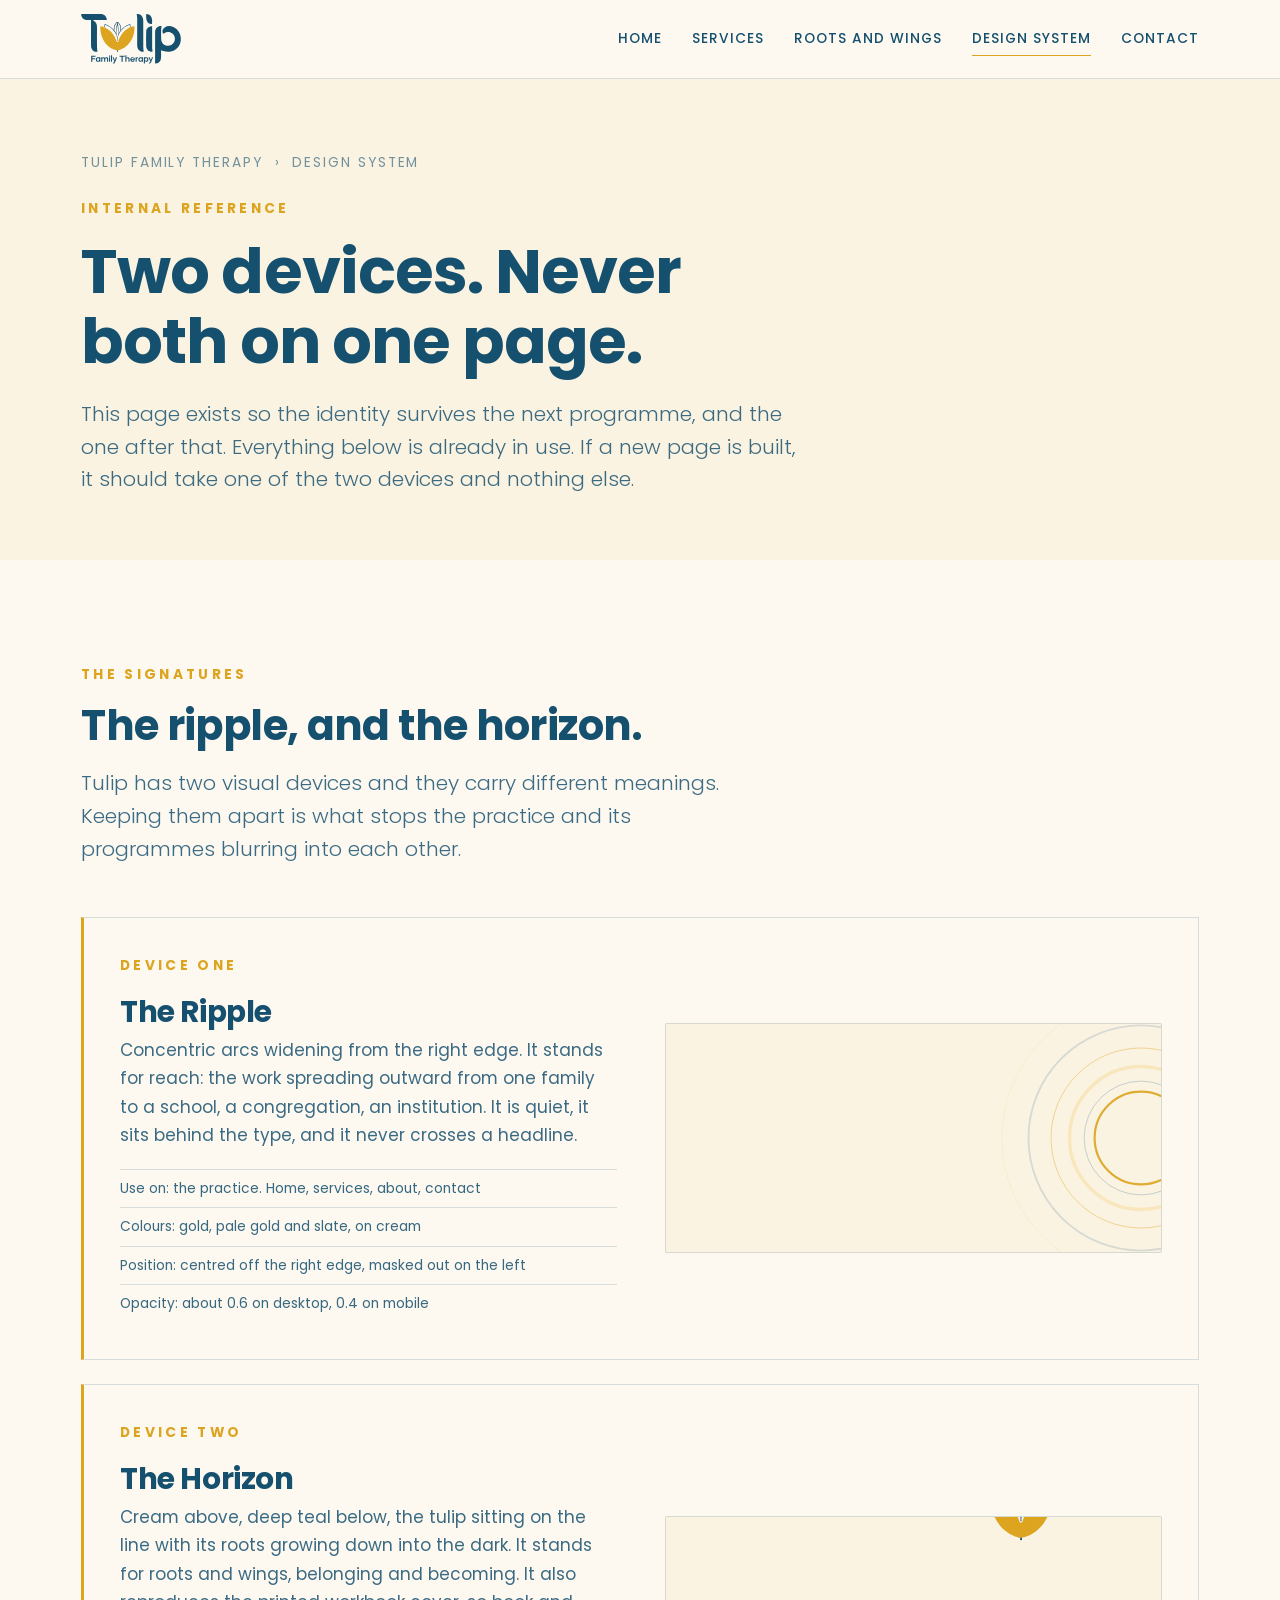
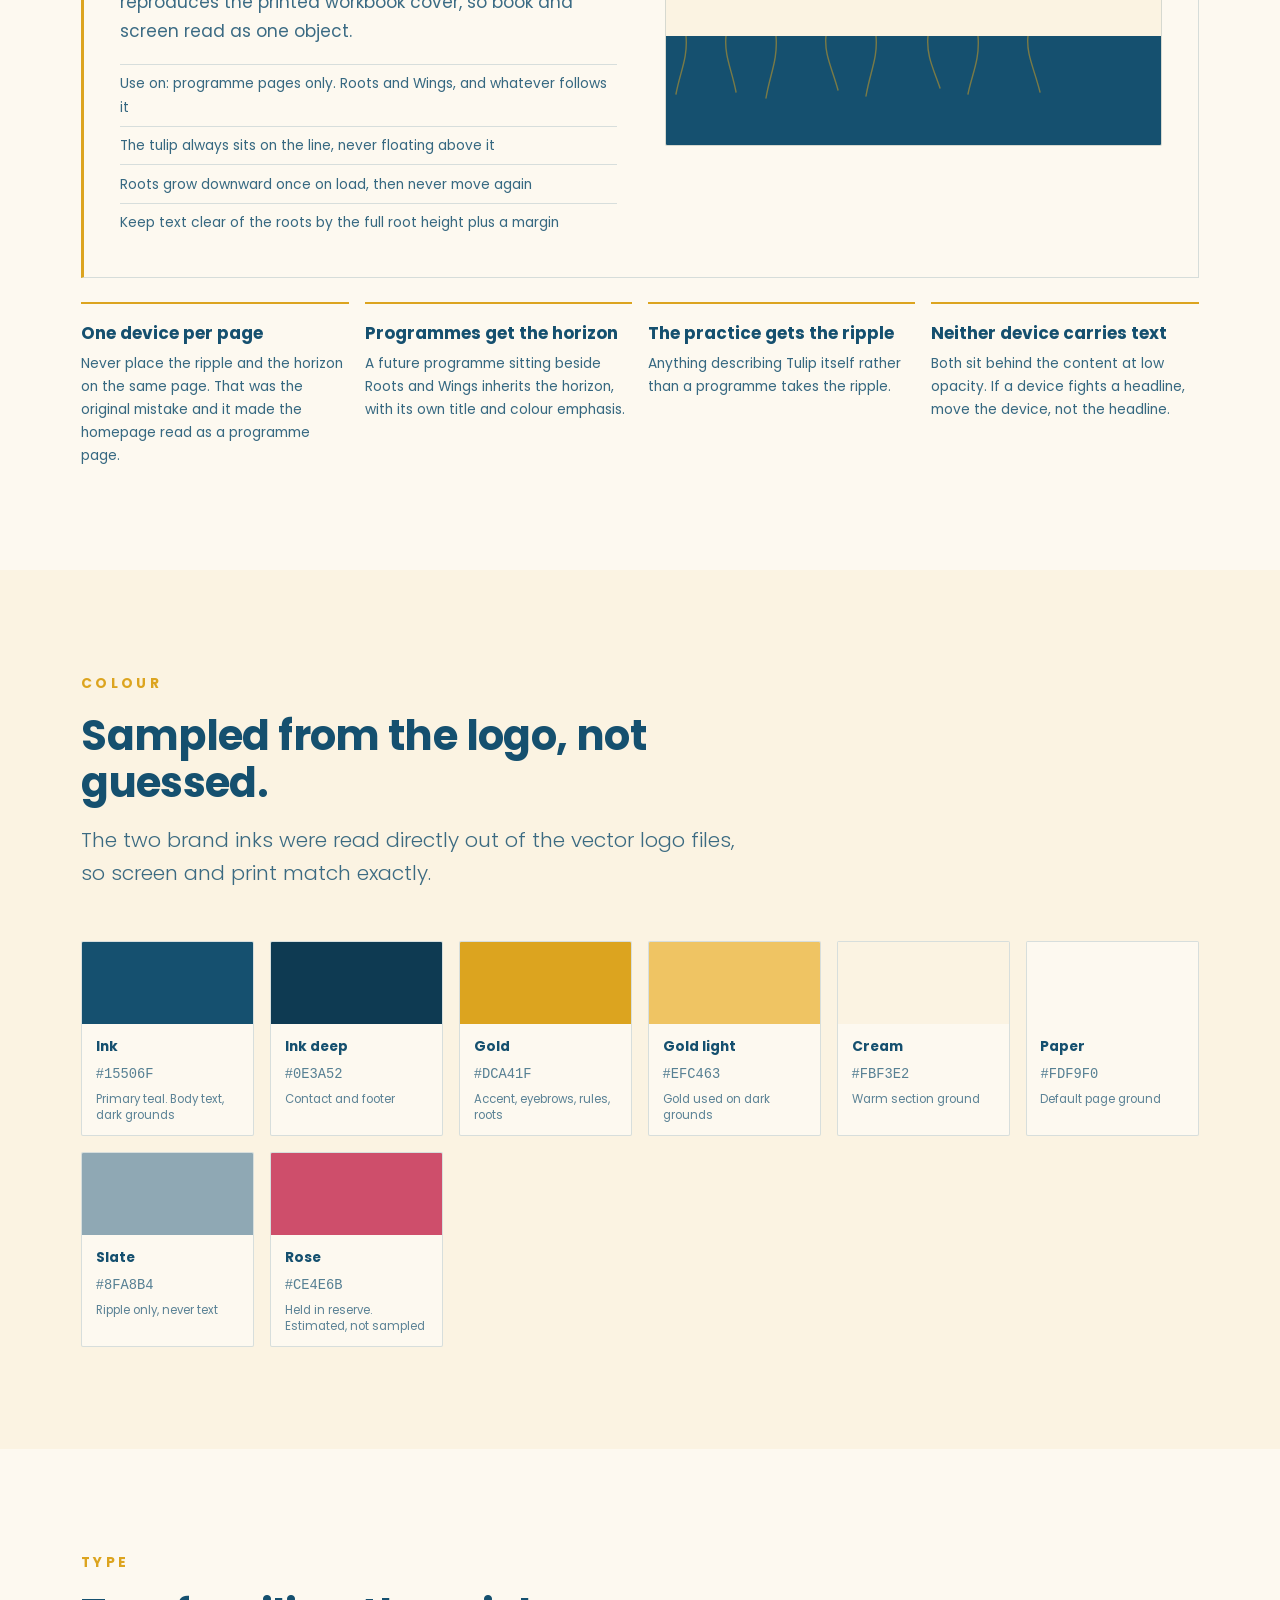
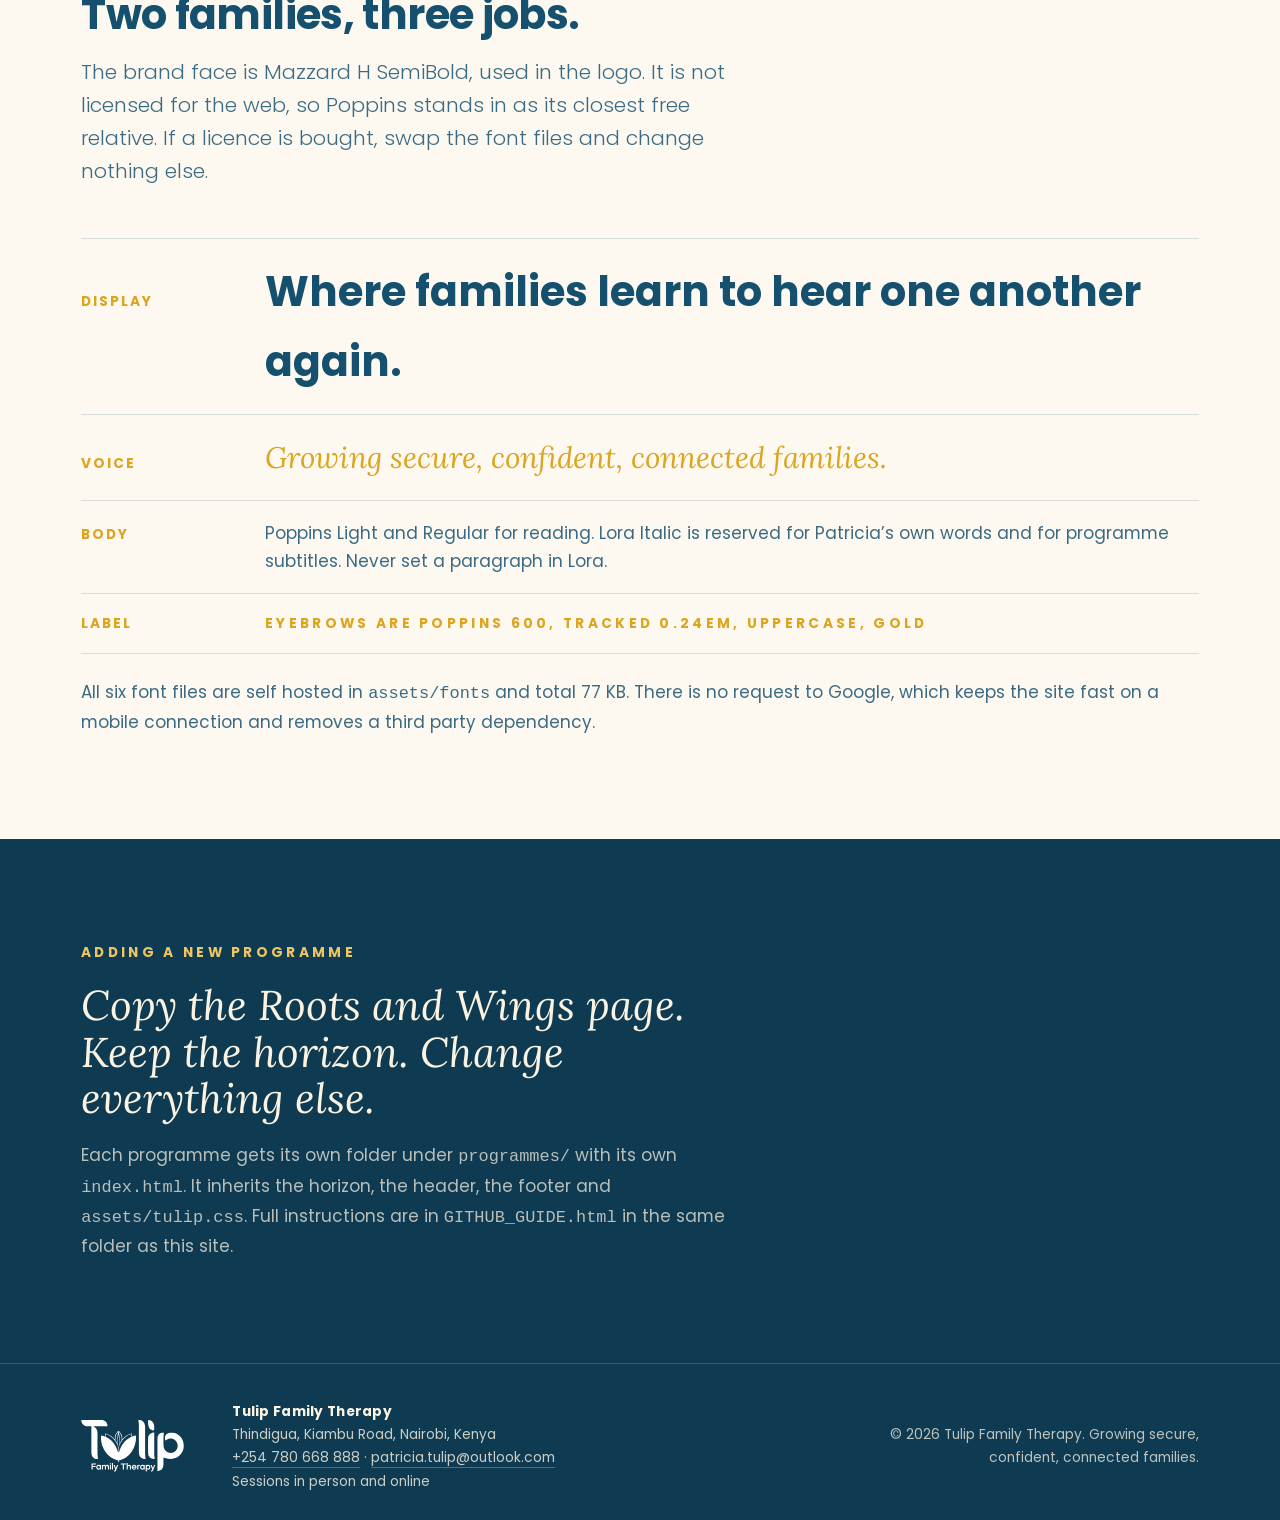
<file: brand.html>
<!DOCTYPE html>
<html lang="en-GB">
<head>
<meta charset="utf-8">
<meta name="viewport" content="width=device-width, initial-scale=1">
<title>Design system — Tulip Family Therapy</title>
<meta name="description" content="The Tulip visual identity: colours, type, and the two signature devices that separate practice pages from programme pages.">
<meta name="theme-color" content="#15506F">
<script>document.documentElement.className+=" js-on";</script>
<link rel="icon" href="assets/Symbol.svg">
<link rel="stylesheet" href="assets/tulip.css">
<style>
.page-hero{background:var(--cream);padding-block:clamp(2.5rem,6vw,4.5rem) clamp(2.5rem,6vw,4rem)}
.page-hero h1{font-size:var(--s-4);max-width:15ch;margin-bottom:1.3rem}
.crumb{font-size:var(--s--1);letter-spacing:.14em;text-transform:uppercase;color:rgba(21,80,111,.6);margin-bottom:1.4rem}
.crumb a{text-decoration:none}
.swatches{display:grid;grid-template-columns:repeat(auto-fit,minmax(150px,1fr));gap:1rem;margin-top:1.5rem}
.sw{border:1px solid var(--line);border-radius:2px;overflow:hidden;background:var(--paper)}
.sw i{display:block;height:82px}
.sw div{padding:.7rem .85rem}
.sw b{display:block;font-size:var(--s--1);font-weight:600}
.sw code{font-size:var(--s--1);color:rgba(21,80,111,.72);font-family:ui-monospace,monospace}
.sw span{display:block;font-size:.72rem;color:rgba(21,80,111,.7);margin-top:.3rem;line-height:1.4}
.device{display:grid;grid-template-columns:minmax(0,1fr) minmax(0,1fr);gap:clamp(1.5rem,4vw,3rem);
  align-items:center;padding:clamp(1.5rem,3vw,2.25rem);border:1px solid var(--line);
  border-left:3px solid var(--gold);background:var(--paper);margin-top:1.5rem}
.device h3{font-size:var(--s-2);margin-bottom:.5rem}
.device .use{margin:1.2rem 0 0;padding:0;list-style:none}
.device .use li{font-size:var(--s--1);padding:.45rem 0;border-top:1px solid var(--line);color:rgba(21,80,111,.86)}
.demo{position:relative;height:230px;border-radius:2px;overflow:hidden;border:1px solid var(--line)}
.demo-rip{background:var(--cream);display:block}
.demo-rip svg{position:absolute;top:50%;right:0;transform:translate(46%,-50%);height:520px;overflow:visible}
.rg{fill:none}.rg-gold{stroke:var(--gold)}.rg-goldpale{stroke:var(--gold-3)}.rg-slate{stroke:var(--slate)}
.demo-hz{background:var(--cream)}
.demo-hz .sky{height:52%}
.demo-hz .earth{height:48%;background:var(--ink);position:relative}
.demo-hz .tul{position:absolute;bottom:48%;right:22%;width:62px}
.demo-hz .rts{position:absolute;top:0;left:0;right:0;height:74px;opacity:.5}
.type-row{display:grid;grid-template-columns:minmax(0,10rem) minmax(0,1fr);gap:1.5rem;
  padding:1.1rem 0;border-top:1px solid var(--line);align-items:baseline}
.type-row b{font-size:var(--s--1);font-weight:600;letter-spacing:.14em;text-transform:uppercase;color:var(--gold)}
.dont{border-left-color:var(--rose)}
.rules{margin:1.5rem 0 0;padding:0;list-style:none;
  display:grid;grid-template-columns:repeat(auto-fit,minmax(260px,1fr));gap:1rem}
.rules li{border-top:2px solid var(--gold);padding-top:.9rem;font-size:var(--s--1);color:rgba(21,80,111,.86)}
.rules li b{display:block;font-size:var(--s-0);color:var(--ink);margin-bottom:.3rem}
@media(max-width:900px){.device{grid-template-columns:minmax(0,1fr)}.type-row{grid-template-columns:minmax(0,1fr);gap:.3rem}}
</style>
</head>
<body>
<a class="skip" href="#main">Skip to content</a>
<header class="site-head">
  <div class="wrap head-in">
    <a class="brand" href="index.html" aria-label="Tulip Family Therapy, home"><img width="608" height="305" src="assets/Logo.svg" alt=""></a>
    <button class="burger" id="burger" aria-label="Menu" aria-expanded="false" aria-controls="nav">
      <span></span><span></span><span></span></button>
    <nav class="nav" id="nav">
      <a href="index.html">Home</a>
      <a href="services.html">Services</a>
      <a href="programmes/roots-and-wings/index.html">Roots and Wings</a>
      <a href="brand.html" aria-current="page">Design system</a>
      <a href="index.html#contact">Contact</a>
    </nav>
  </div>
</header>

<main id="main">
  <section class="page-hero">
    <div class="wrap">
      <p class="crumb"><a href="index.html">Tulip Family Therapy</a> &nbsp;&rsaquo;&nbsp; Design system</p>
      <p class="eyebrow">Internal reference</p>
      <h1>Two devices. Never both on one page.</h1>
      <p class="lede muted">This page exists so the identity survives the next programme, and the one
      after that. Everything below is already in use. If a new page is built, it should take one of
      the two devices and nothing else.</p>
    </div>
  </section>

  <section class="sec on-paper">
    <div class="wrap">
      <div class="sec-head"><p class="eyebrow">The signatures</p>
        <h2>The ripple, and the horizon.</h2>
        <p class="lede muted">Tulip has two visual devices and they carry different meanings. Keeping
        them apart is what stops the practice and its programmes blurring into each other.</p></div>

      <div class="device">
        <div>
          <p class="eyebrow">Device one</p>
          <h3>The Ripple</h3>
          <p class="muted">Concentric arcs widening from the right edge. It stands for reach: the work
          spreading outward from one family to a school, a congregation, an institution. It is quiet,
          it sits behind the type, and it never crosses a headline.</p>
          <ul class="use">
            <li>Use on: the practice. Home, services, about, contact</li>
            <li>Colours: gold, pale gold and slate, on cream</li>
            <li>Position: centred off the right edge, masked out on the left</li>
            <li>Opacity: about 0.6 on desktop, 0.4 on mobile</li>
          </ul>
        </div>
        <div class="demo demo-rip">
          <svg viewBox="-800 0 1600 600" preserveAspectRatio="xMinYMid meet" aria-hidden="true">
            <circle cx="0" cy="300" r="150" class="rg rg-gold" stroke-opacity=".9" stroke-width="7"/>
            <circle cx="0" cy="300" r="184" class="rg rg-slate" stroke-opacity=".55" stroke-width="3"/>
            <circle cx="0" cy="300" r="231" class="rg rg-goldpale" stroke-opacity=".8" stroke-width="11"/>
            <circle cx="0" cy="300" r="291" class="rg rg-gold" stroke-opacity=".45" stroke-width="3"/>
            <circle cx="0" cy="300" r="364" class="rg rg-slate" stroke-opacity=".35" stroke-width="6"/>
            <circle cx="0" cy="300" r="450" class="rg rg-goldpale" stroke-opacity=".55" stroke-width="3"/>
          </svg>
        </div>
      </div>

      <div class="device">
        <div>
          <p class="eyebrow">Device two</p>
          <h3>The Horizon</h3>
          <p class="muted">Cream above, deep teal below, the tulip sitting on the line with its roots
          growing down into the dark. It stands for roots and wings, belonging and becoming. It also
          reproduces the printed workbook cover, so book and screen read as one object.</p>
          <ul class="use">
            <li>Use on: programme pages only. Roots and Wings, and whatever follows it</li>
            <li>The tulip always sits on the line, never floating above it</li>
            <li>Roots grow downward once on load, then never move again</li>
            <li>Keep text clear of the roots by the full root height plus a margin</li>
          </ul>
        </div>
        <div class="demo demo-hz" aria-hidden="true">
          <div class="sky"></div>
          <div class="earth">
            <svg class="rts" viewBox="0 0 400 74" preserveAspectRatio="none">
              <g fill="none" stroke="#DCA41F" stroke-width="1.4" stroke-linecap="round">
                <path d="M20,0 C22,22 14,36 10,58"/><path d="M60,0 C58,20 66,34 70,56"/>
                <path d="M110,0 C112,24 104,38 100,62"/><path d="M160,0 C158,18 166,32 172,54"/>
                <path d="M210,0 C212,22 204,36 200,60"/><path d="M262,0 C260,20 268,34 274,52"/>
                <path d="M312,0 C314,24 306,38 302,58"/><path d="M362,0 C360,18 368,32 374,56"/>
              </g></svg>
            <img class="tul" width="412" height="359" src="assets/Symbol.svg" alt="">
          </div>
        </div>
      </div>

      <ul class="rules">
        <li><b>One device per page</b>Never place the ripple and the horizon on the same page. That was the original mistake and it made the homepage read as a programme page.</li>
        <li><b>Programmes get the horizon</b>A future programme sitting beside Roots and Wings inherits the horizon, with its own title and colour emphasis.</li>
        <li><b>The practice gets the ripple</b>Anything describing Tulip itself rather than a programme takes the ripple.</li>
        <li><b>Neither device carries text</b>Both sit behind the content at low opacity. If a device fights a headline, move the device, not the headline.</li>
      </ul>
    </div>
  </section>

  <section class="sec on-cream">
    <div class="wrap">
      <div class="sec-head"><p class="eyebrow">Colour</p><h2>Sampled from the logo, not guessed.</h2>
        <p class="lede muted">The two brand inks were read directly out of the vector logo files, so
        screen and print match exactly.</p></div>
      <div class="swatches">
        <div class="sw"><i style="background:#15506F"></i><div><b>Ink</b><code>#15506F</code><span>Primary teal. Body text, dark grounds</span></div></div>
        <div class="sw"><i style="background:#0E3A52"></i><div><b>Ink deep</b><code>#0E3A52</code><span>Contact and footer</span></div></div>
        <div class="sw"><i style="background:#DCA41F"></i><div><b>Gold</b><code>#DCA41F</code><span>Accent, eyebrows, rules, roots</span></div></div>
        <div class="sw"><i style="background:#EFC463"></i><div><b>Gold light</b><code>#EFC463</code><span>Gold used on dark grounds</span></div></div>
        <div class="sw"><i style="background:#FBF3E2"></i><div><b>Cream</b><code>#FBF3E2</code><span>Warm section ground</span></div></div>
        <div class="sw"><i style="background:#FDF9F0"></i><div><b>Paper</b><code>#FDF9F0</code><span>Default page ground</span></div></div>
        <div class="sw"><i style="background:#8FA8B4"></i><div><b>Slate</b><code>#8FA8B4</code><span>Ripple only, never text</span></div></div>
        <div class="sw"><i style="background:#CE4E6B"></i><div><b>Rose</b><code>#CE4E6B</code><span>Held in reserve. Estimated, not sampled</span></div></div>
      </div>
    </div>
  </section>

  <section class="sec on-paper">
    <div class="wrap">
      <div class="sec-head"><p class="eyebrow">Type</p><h2>Two families, three jobs.</h2>
        <p class="lede muted">The brand face is Mazzard H SemiBold, used in the logo. It is not
        licensed for the web, so Poppins stands in as its closest free relative. If a licence is
        bought, swap the font files and change nothing else.</p></div>
      <div style="border-bottom:1px solid var(--line)">
        <div class="type-row"><b>Display</b><div style="font-size:var(--s-3);font-weight:600">Where families learn to hear one another again.</div></div>
        <div class="type-row"><b>Voice</b><div class="voice" style="font-size:var(--s-2);color:var(--gold)">Growing secure, confident, connected families.</div></div>
        <div class="type-row"><b>Body</b><div class="muted">Poppins Light and Regular for reading. Lora Italic is reserved for Patricia&rsquo;s own words and for programme subtitles. Never set a paragraph in Lora.</div></div>
        <div class="type-row"><b>Label</b><div class="eyebrow" style="margin:0">Eyebrows are Poppins 600, tracked 0.24em, uppercase, gold</div></div>
      </div>
      <p class="muted" style="margin-top:1.5rem">All six font files are self hosted in
      <code>assets/fonts</code> and total 77 KB. There is no request to Google, which keeps the site
      fast on a mobile connection and removes a third party dependency.</p>
    </div>
  </section>

  <section class="sec contact">
    <div class="wrap">
      <p class="eyebrow on-dark">Adding a new programme</p>
      <h2 class="voice" style="max-width:26ch">Copy the Roots and Wings page. Keep the horizon. Change everything else.</h2>
      <p class="muted-d" style="margin-top:1.2rem;max-width:60ch">Each programme gets its own folder
      under <code>programmes/</code> with its own <code>index.html</code>. It inherits the horizon,
      the header, the footer and <code>assets/tulip.css</code>. Full instructions are in
      <code>GITHUB_GUIDE.html</code> in the same folder as this site.</p>
    </div>
  </section>
</main>

<footer class="site-foot">
    <div class="wrap foot-in">
    <img loading="lazy" decoding="async" width="608" height="305" src="assets/White_Logo.svg" alt="Tulip Family Therapy">
    <address class="foot-nap">
      <b>Tulip Family Therapy</b>
      Thindigua, Kiambu Road, Nairobi, Kenya<br>
      <a href="tel:+254780668888">+254 780 668 888</a> &middot;
      <a href="mailto:patricia.tulip@outlook.com">patricia.tulip@outlook.com</a><br>
      Sessions in person and online
    </address>
    <p>&copy; 2026 Tulip Family Therapy. Growing secure, confident, connected families.</p>
  </div>
</footer>
<script src="assets/tulip.js"></script>
</body>
</html>
</file>
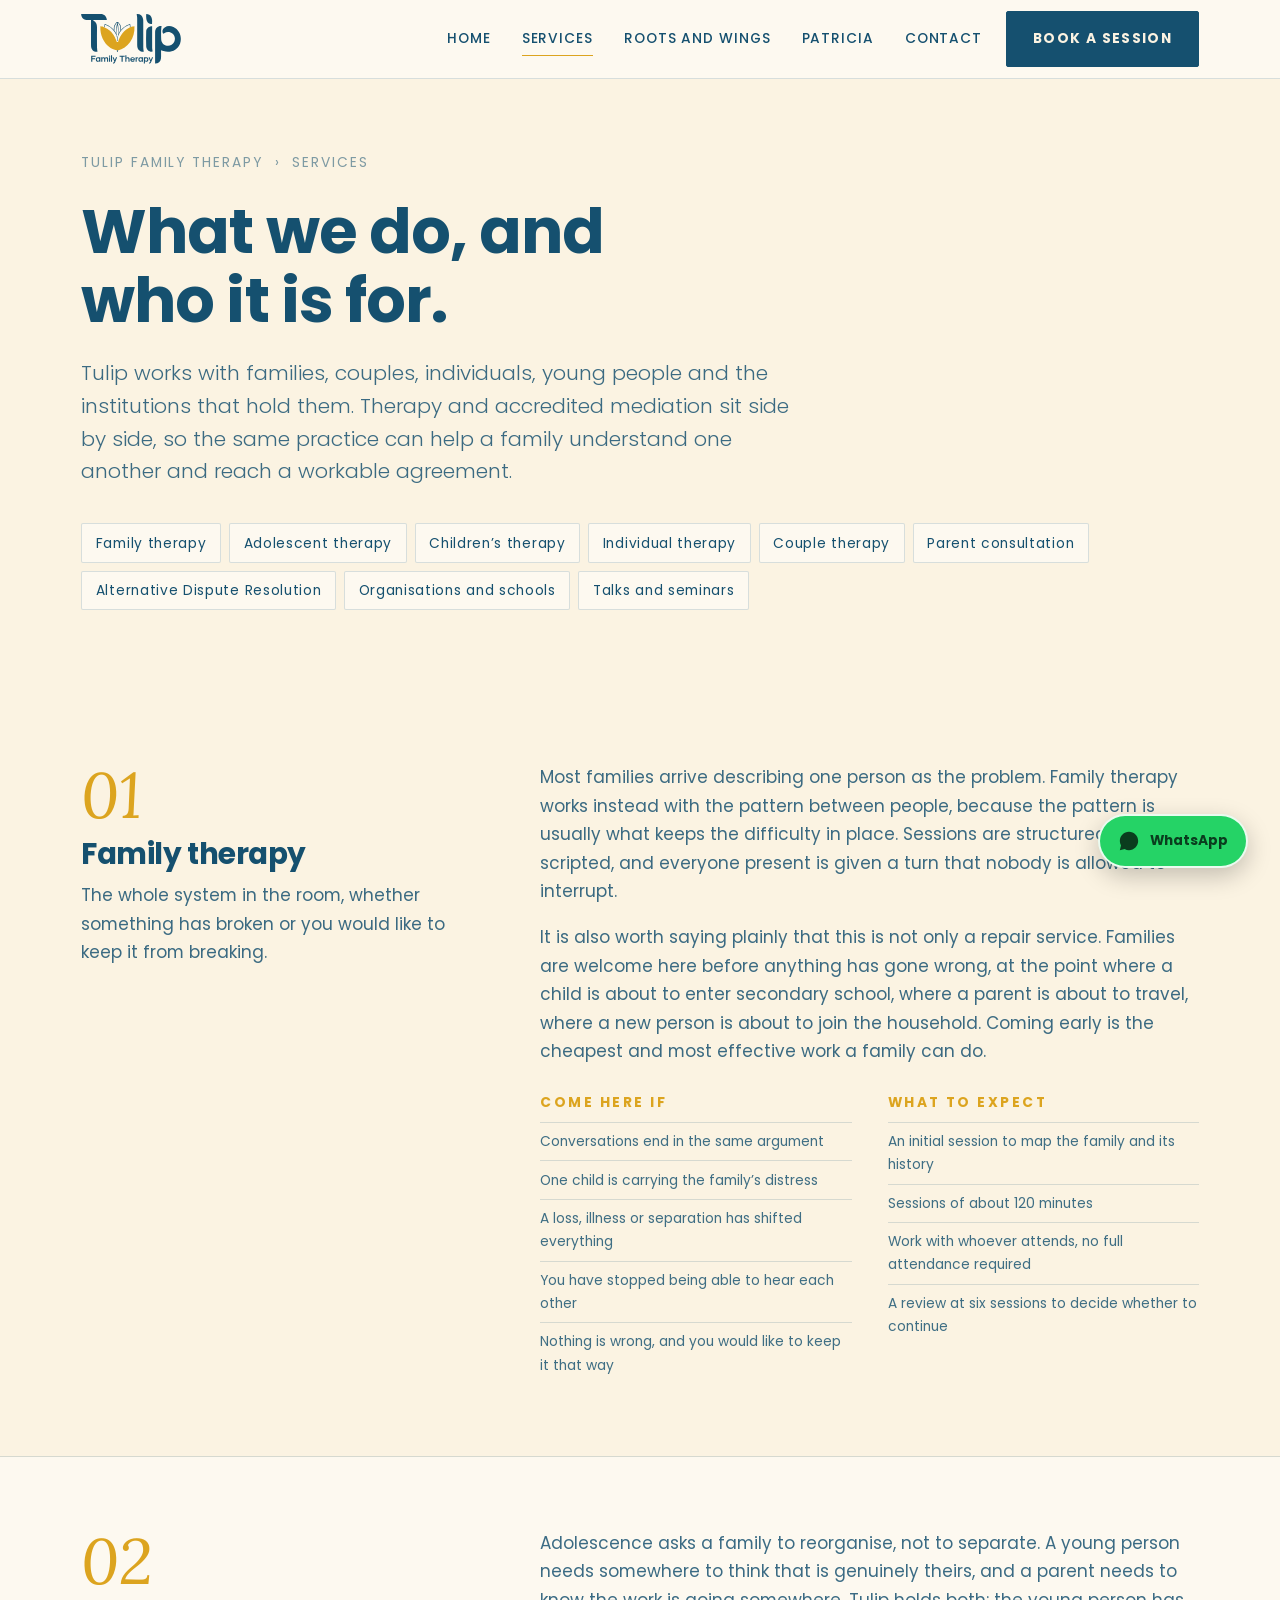
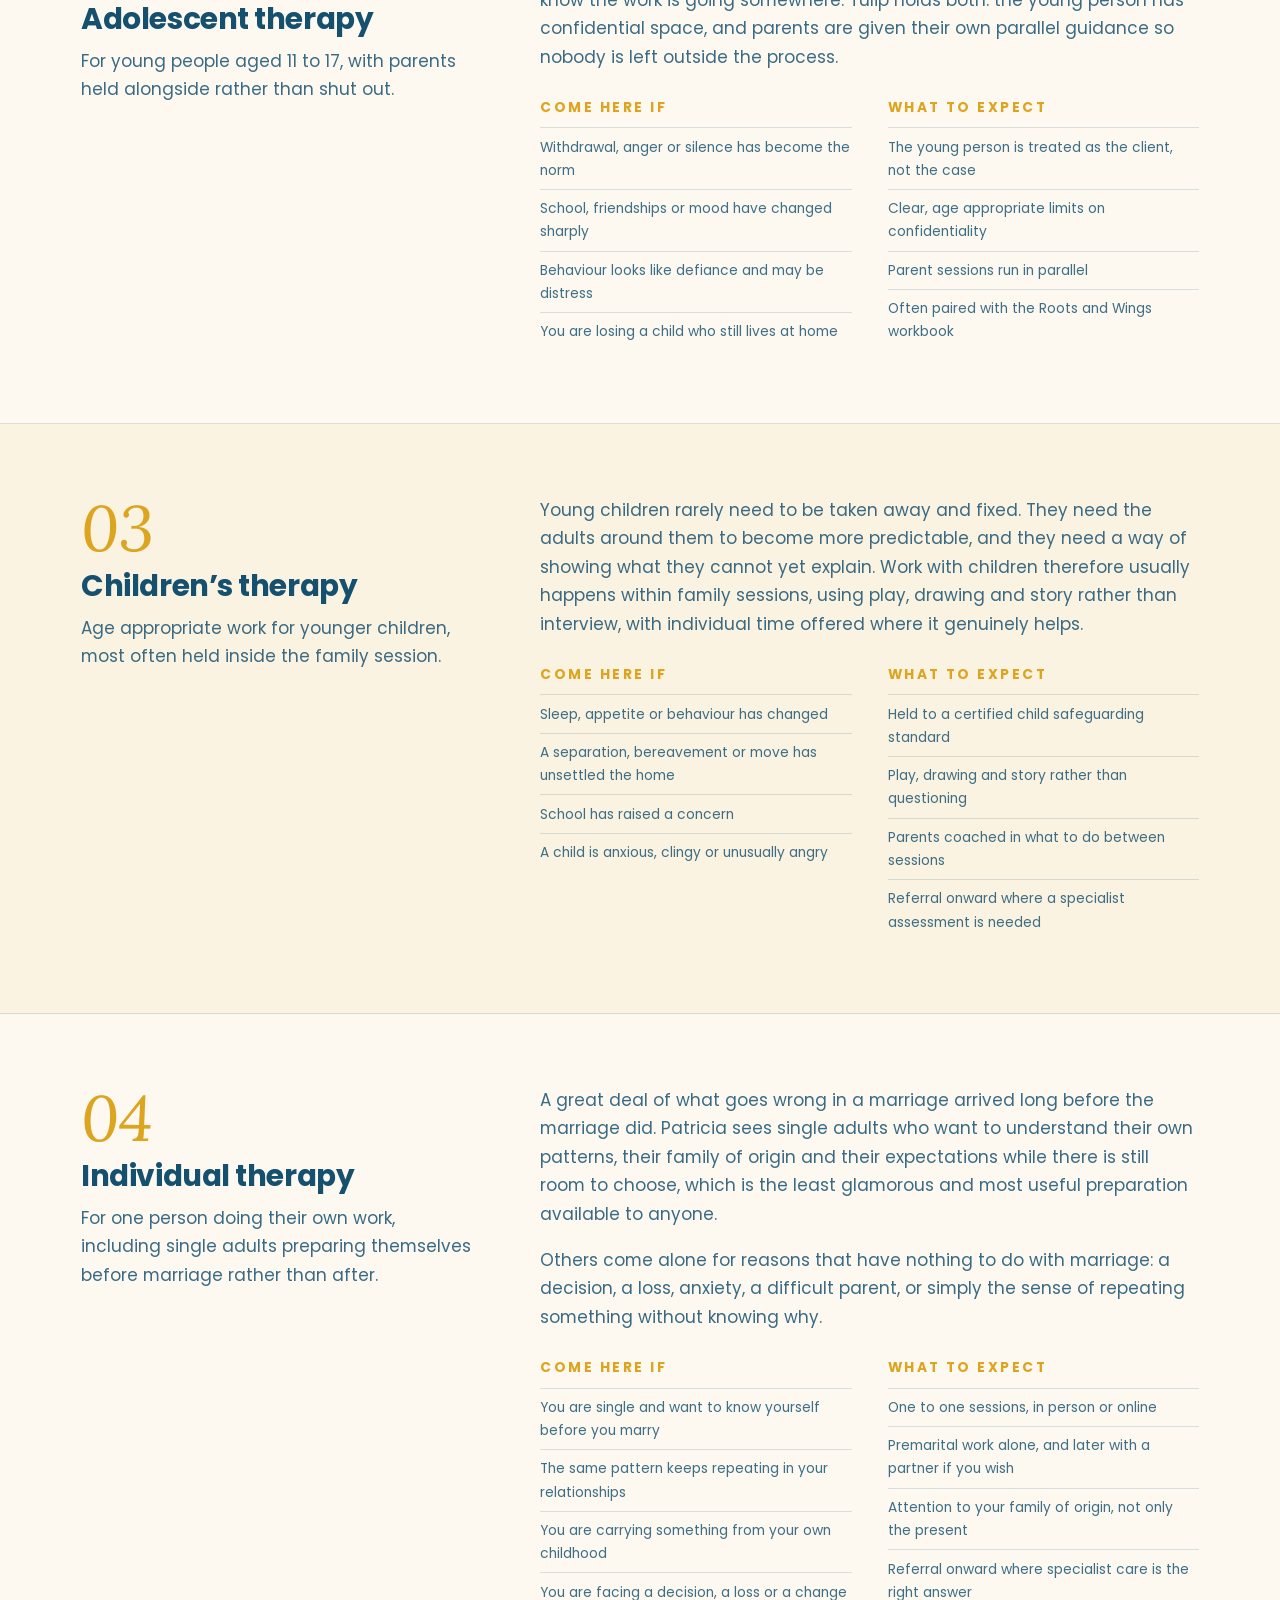
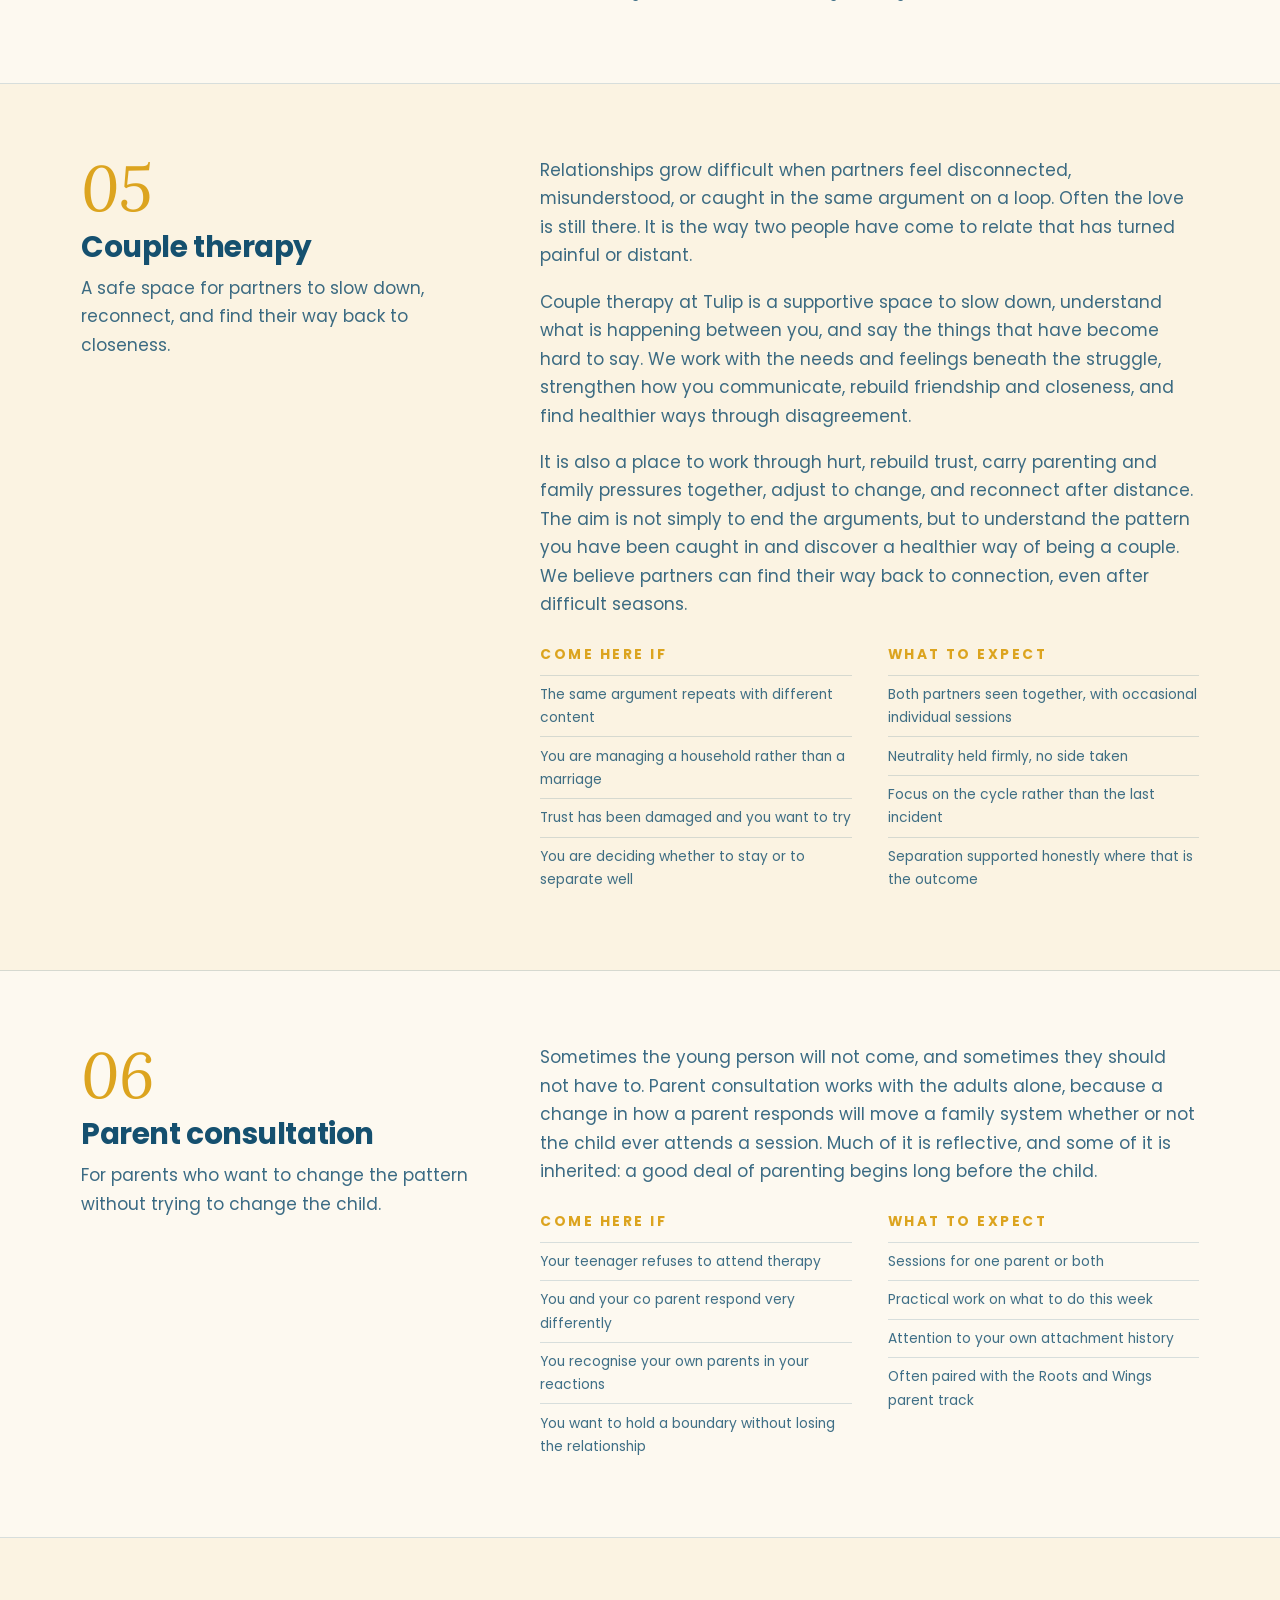
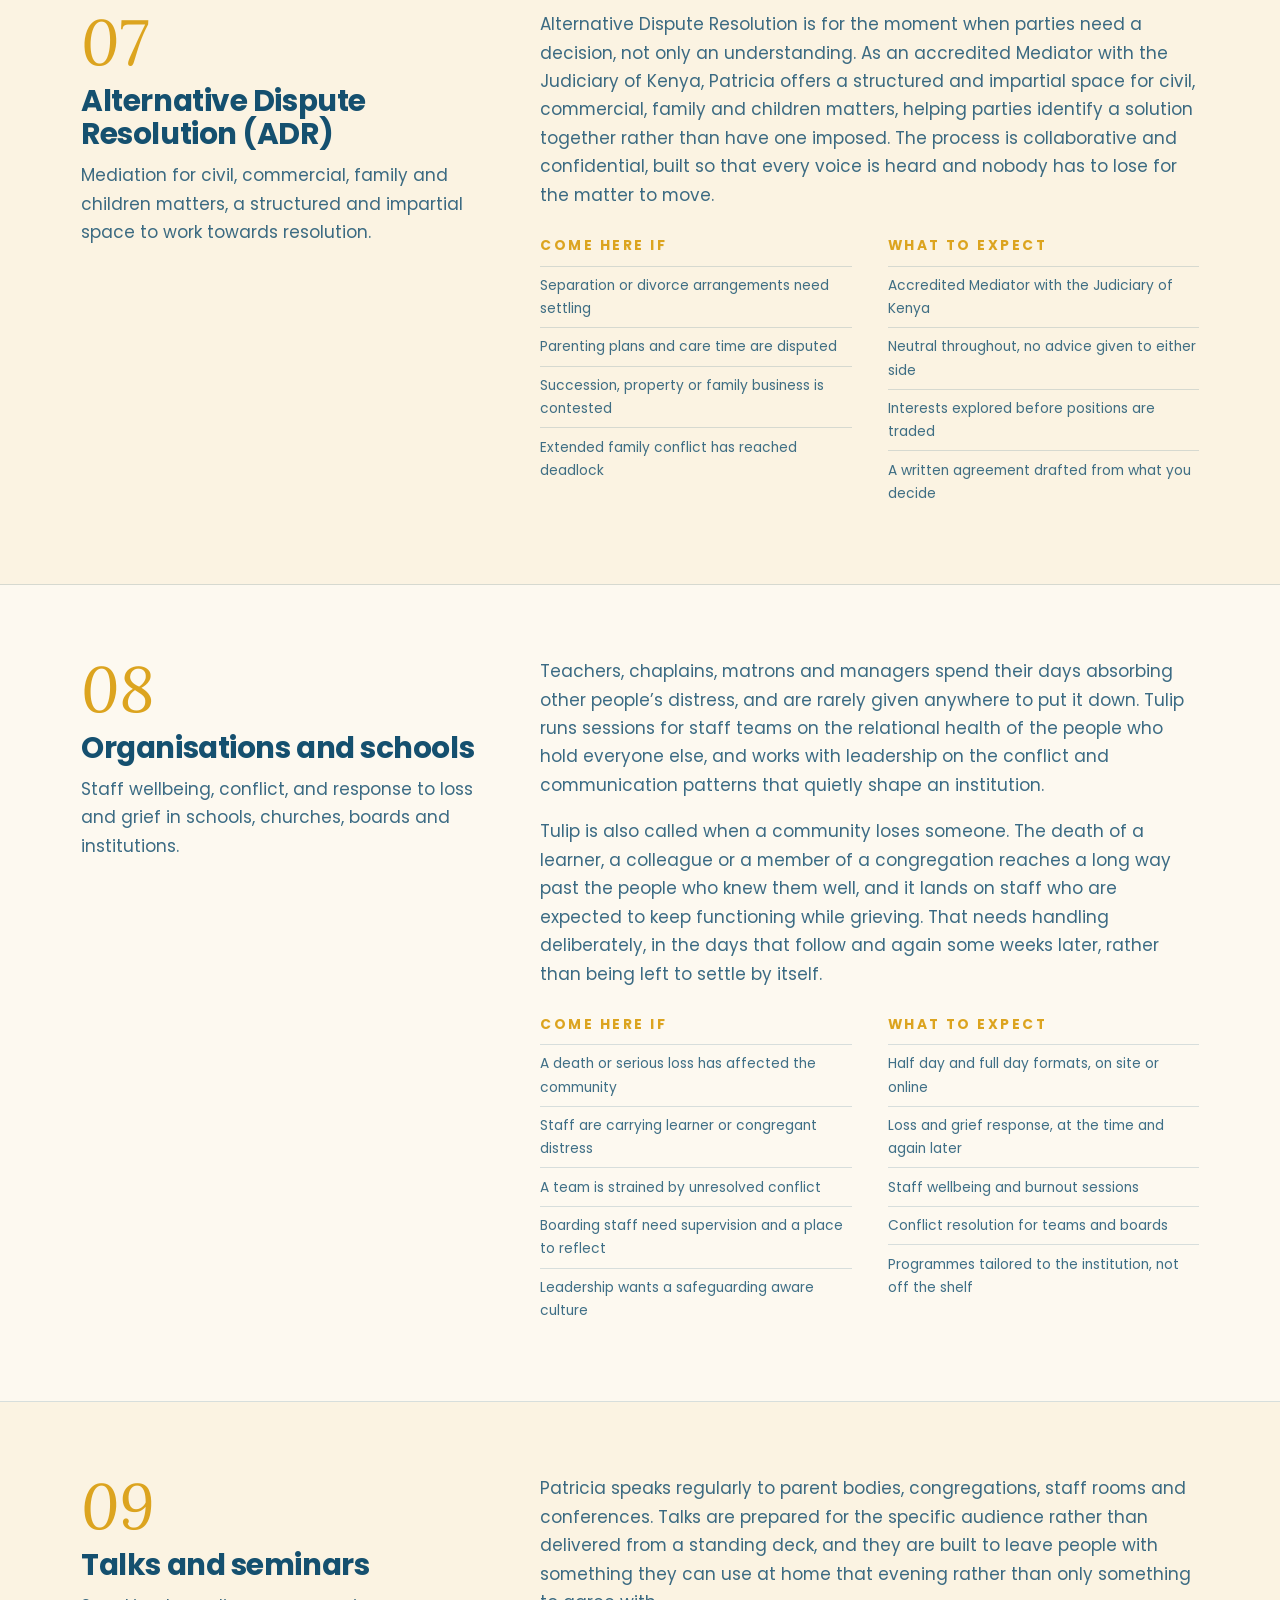
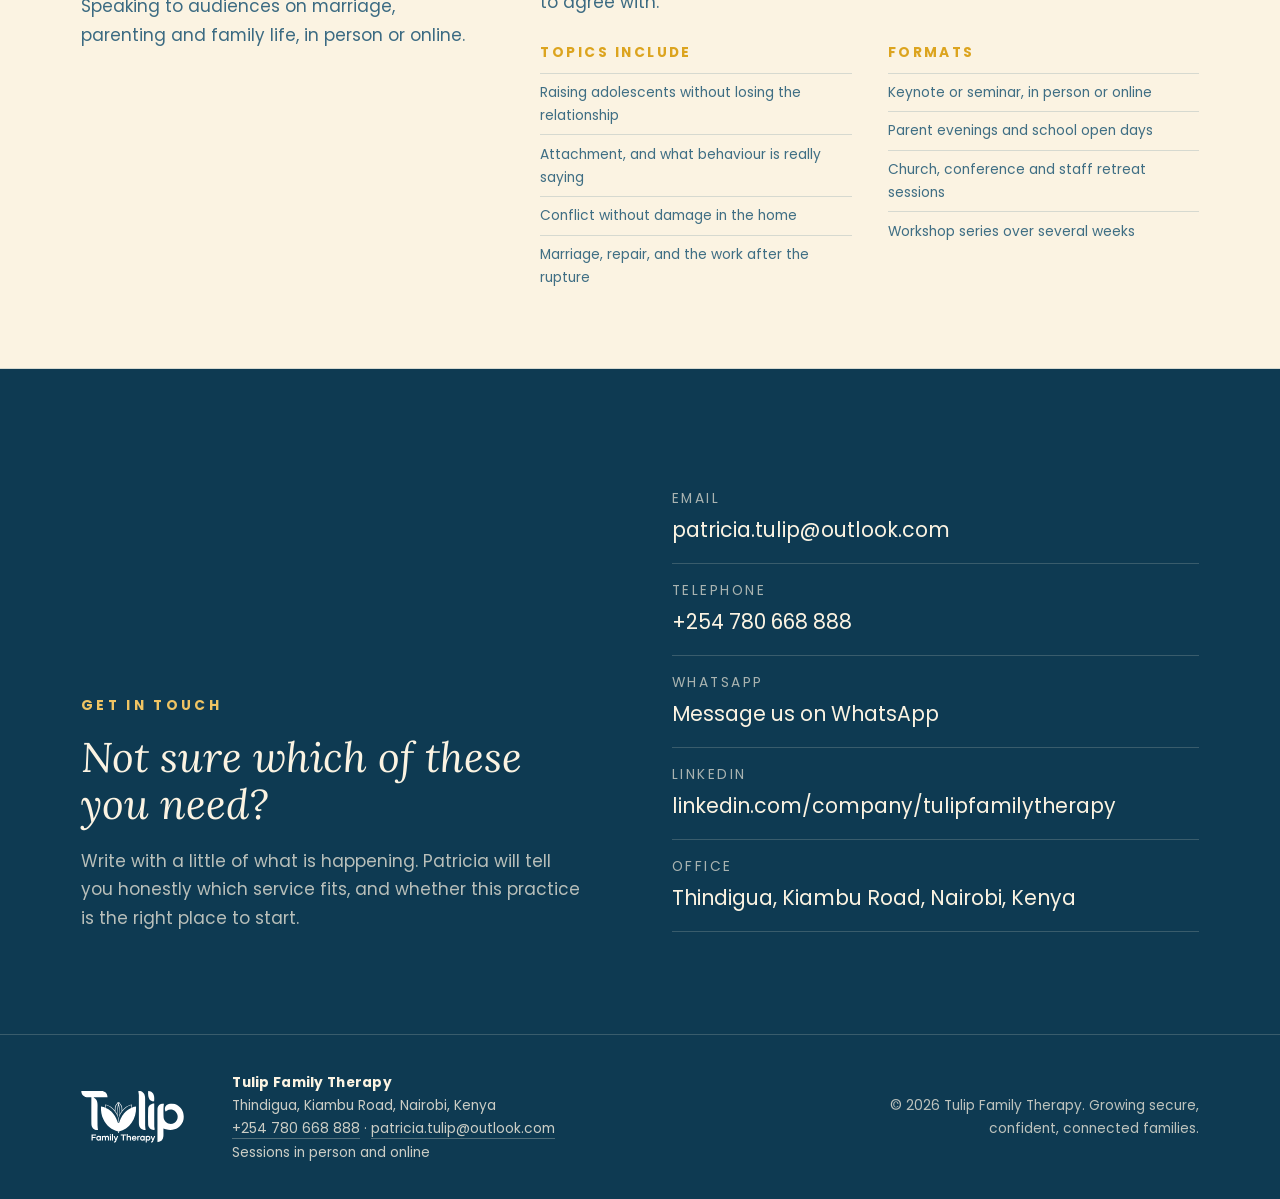
<file: services.html>
<!DOCTYPE html>
<html lang="en-GB">
<head>
<meta charset="utf-8">
<meta name="viewport" content="width=device-width, initial-scale=1">
<title>Services | Family, Adolescent &amp; Couples Therapy in Nairobi | Tulip</title>
<meta name="description" content="Family, adolescent, children's, individual and couple therapy, parent consultation, accredited mediation, organisational wellbeing and grief response. Tulip Family Therapy, Nairobi Kenya, in person and online.">
<script>document.documentElement.className+=" js-on";</script>
<meta name="theme-color" content="#15506F">
<meta property="og:type" content="website">
<meta property="og:site_name" content="Tulip Family Therapy">
<meta property="og:title" content="Services — Tulip Family Therapy">
<meta property="og:description" content="Family, adolescent, children's, individual and couple therapy, parent consultation, mediation, organisational wellbeing and speaking.">
<meta property="og:image" content="assets/social-share.jpg">
<meta property="og:image:width" content="1200">
<meta property="og:image:height" content="630">
<meta name="twitter:card" content="summary_large_image">
<meta name="twitter:title" content="Services — Tulip Family Therapy">
<meta name="twitter:description" content="Family, adolescent, children's, individual and couple therapy, parent consultation, mediation, organisational wellbeing and speaking.">
<meta name="twitter:image" content="assets/social-share.jpg">
<link rel="icon" href="assets/Symbol.svg">
<link rel="stylesheet" href="assets/tulip.css">
<style>
.page-hero{background:var(--cream);padding-block:clamp(2.5rem,6vw,4.5rem) clamp(2.5rem,6vw,4rem)}
.page-hero h1{font-size:var(--s-4);max-width:16ch;margin-bottom:1.3rem}
.crumb{font-size:var(--s--1);letter-spacing:.14em;text-transform:uppercase;color:rgba(21,80,111,.55);margin-bottom:1.4rem}
.crumb a{text-decoration:none}
.crumb a:hover{color:var(--gold)}
.jump{display:flex;flex-wrap:wrap;gap:.5rem;margin-top:2.2rem;padding:0;list-style:none}
.jump a{display:inline-block;text-decoration:none;font-size:var(--s--1);letter-spacing:.05em;
  padding:.45rem .85rem;border:1px solid var(--line);border-radius:2px;background:var(--paper);
  transition:background .2s ease,border-color .2s ease}
.jump a:hover{background:var(--ink);color:var(--cream);border-color:var(--ink)}
.svc-sec{padding-block:clamp(2.75rem,6vw,4.5rem);border-bottom:1px solid var(--line);scroll-margin-top:90px}
.svc-sec.alt{background:var(--cream)}
.svc-grid{display:grid;grid-template-columns:minmax(0,.75fr) minmax(0,1.25fr);gap:clamp(1.5rem,5vw,4rem)}
.svc-num{font-family:Lora,Georgia,serif;font-style:italic;font-size:clamp(2.6rem,5vw,4.2rem);
  color:var(--gold);line-height:1;margin-bottom:.6rem}
.svc-sec h2{font-size:var(--s-2);margin-bottom:.7rem}
.detail{display:grid;grid-template-columns:repeat(2,minmax(0,1fr));gap:clamp(1.25rem,3vw,2.25rem);margin-top:1.8rem}
.detail h3{font-size:var(--s--1);font-weight:600;letter-spacing:.18em;text-transform:uppercase;
  color:var(--gold);margin-bottom:.75rem}
.detail ul{margin:0;padding:0;list-style:none}
.detail li{font-size:var(--s--1);padding:.45rem 0;border-top:1px solid var(--line);color:rgba(21,80,111,.82)}
@media(max-width:900px){.svc-grid,.detail{grid-template-columns:minmax(0,1fr)}}
</style>
</head>
<body>
<a class="skip" href="#main">Skip to content</a>
<header class="site-head">
  <div class="wrap head-in">
    <a class="brand" href="index.html" aria-label="Tulip Family Therapy, home">
      <img width="608" height="305" src="assets/Logo.svg" alt=""></a>
    <button class="burger" id="burger" aria-label="Menu" aria-expanded="false" aria-controls="nav">
      <span></span><span></span><span></span></button>
    <nav class="nav" id="nav">
      <a href="index.html">Home</a>
      <a href="services.html" aria-current="page">Services</a>
      <a href="programmes/roots-and-wings/index.html">Roots and Wings</a>
      <a href="index.html#therapist">Patricia</a>
      <a href="index.html#contact">Contact</a>
    </nav>
    <a class="btn head-cta" href="index.html#contact">Book a session</a>
  </div>
</header>

<main id="main">
  <section class="page-hero">
    <div class="wrap">
      <p class="crumb"><a href="index.html">Tulip Family Therapy</a> &nbsp;&rsaquo;&nbsp; Services</p>
      <h1>What we do, and who it is for.</h1>
      <p class="lede muted">Tulip works with families, couples, individuals, young people and the
      institutions that hold them. Therapy and accredited mediation sit side by side, so the same
      practice can help a family understand one another and reach a workable agreement.</p>
      <ul class="jump">
        <li><a href="#family-therapy">Family therapy</a></li>
        <li><a href="#adolescent-therapy">Adolescent therapy</a></li>
        <li><a href="#childrens-therapy">Children&rsquo;s therapy</a></li>
        <li><a href="#individual-therapy">Individual therapy</a></li>
        <li><a href="#couples-therapy">Couple therapy</a></li>
        <li><a href="#parent-consultation">Parent consultation</a></li>
        <li><a href="#mediation">Alternative Dispute Resolution</a></li>
        <li><a href="#organisations">Organisations and schools</a></li>
        <li><a href="#talks">Talks and seminars</a></li>
      </ul>
    </div>
  </section>

  <section class="svc-sec alt" id="family-therapy">
    <div class="wrap svc-grid reveal">
      <div><p class="svc-num">01</p><h2>Family therapy</h2>
        <p class="muted">The whole system in the room, whether something has broken or you would like to keep it from breaking.</p></div>
      <div>
        <p class="muted">Most families arrive describing one person as the problem. Family therapy
        works instead with the pattern between people, because the pattern is usually what keeps the
        difficulty in place. Sessions are structured but not scripted, and everyone present is given
        a turn that nobody is allowed to interrupt.</p>
        <p class="muted">It is also worth saying plainly that this is not only a repair service.
        Families are welcome here before anything has gone wrong, at the point where a child is about
        to enter secondary school, where a parent is about to travel, where a new person is about to
        join the household. Coming early is the cheapest and most effective work a family can do.</p>
        <div class="detail">
          <div><h3>Come here if</h3><ul>
            <li>Conversations end in the same argument</li>
            <li>One child is carrying the family&rsquo;s distress</li>
            <li>A loss, illness or separation has shifted everything</li>
            <li>You have stopped being able to hear each other</li>
            <li>Nothing is wrong, and you would like to keep it that way</li></ul></div>
          <div><h3>What to expect</h3><ul>
            <li>An initial session to map the family and its history</li>
            <li>Sessions of about 120 minutes</li>
            <li>Work with whoever attends, no full attendance required</li>
            <li>A review at six sessions to decide whether to continue</li></ul></div>
        </div>
      </div>
    </div>
  </section>

  <section class="svc-sec" id="adolescent-therapy">
    <div class="wrap svc-grid reveal">
      <div><p class="svc-num">02</p><h2>Adolescent therapy</h2>
        <p class="muted">For young people aged 11 to 17, with parents held alongside rather than shut out.</p></div>
      <div>
        <p class="muted">Adolescence asks a family to reorganise, not to separate. A young person needs
        somewhere to think that is genuinely theirs, and a parent needs to know the work is going
        somewhere. Tulip holds both: the young person has confidential space, and parents are given
        their own parallel guidance so nobody is left outside the process.</p>
        <div class="detail">
          <div><h3>Come here if</h3><ul>
            <li>Withdrawal, anger or silence has become the norm</li>
            <li>School, friendships or mood have changed sharply</li>
            <li>Behaviour looks like defiance and may be distress</li>
            <li>You are losing a child who still lives at home</li></ul></div>
          <div><h3>What to expect</h3><ul>
            <li>The young person is treated as the client, not the case</li>
            <li>Clear, age appropriate limits on confidentiality</li>
            <li>Parent sessions run in parallel</li>
            <li>Often paired with the Roots and Wings workbook</li></ul></div>
        </div>
      </div>
    </div>
  </section>

  <section class="svc-sec alt" id="childrens-therapy">
    <div class="wrap svc-grid reveal">
      <div><p class="svc-num">03</p><h2>Children&rsquo;s therapy</h2>
        <p class="muted">Age appropriate work for younger children, most often held inside the family session.</p></div>
      <div>
        <p class="muted">Young children rarely need to be taken away and fixed. They need the adults
        around them to become more predictable, and they need a way of showing what they cannot yet
        explain. Work with children therefore usually happens within family sessions, using play,
        drawing and story rather than interview, with individual time offered where it genuinely helps.</p>
        <div class="detail">
          <div><h3>Come here if</h3><ul>
            <li>Sleep, appetite or behaviour has changed</li>
            <li>A separation, bereavement or move has unsettled the home</li>
            <li>School has raised a concern</li>
            <li>A child is anxious, clingy or unusually angry</li></ul></div>
          <div><h3>What to expect</h3><ul>
            <li>Held to a certified child safeguarding standard</li>
            <li>Play, drawing and story rather than questioning</li>
            <li>Parents coached in what to do between sessions</li>
            <li>Referral onward where a specialist assessment is needed</li></ul></div>
        </div>
      </div>
    </div>
  </section>

  <section class="svc-sec" id="individual-therapy">
    <div class="wrap svc-grid reveal">
      <div><p class="svc-num">04</p><h2>Individual therapy</h2>
        <p class="muted">For one person doing their own work, including single adults preparing themselves before marriage rather than after.</p></div>
      <div>
        <p class="muted">A great deal of what goes wrong in a marriage arrived long before the
        marriage did. Patricia sees single adults who want to understand their own patterns, their
        family of origin and their expectations while there is still room to choose, which is the
        least glamorous and most useful preparation available to anyone.</p>
        <p class="muted">Others come alone for reasons that have nothing to do with marriage: a
        decision, a loss, anxiety, a difficult parent, or simply the sense of repeating something
        without knowing why.</p>
        <div class="detail">
          <div><h3>Come here if</h3><ul>
            <li>You are single and want to know yourself before you marry</li>
            <li>The same pattern keeps repeating in your relationships</li>
            <li>You are carrying something from your own childhood</li>
            <li>You are facing a decision, a loss or a change</li></ul></div>
          <div><h3>What to expect</h3><ul>
            <li>One to one sessions, in person or online</li>
            <li>Premarital work alone, and later with a partner if you wish</li>
            <li>Attention to your family of origin, not only the present</li>
            <li>Referral onward where specialist care is the right answer</li></ul></div>
        </div>
      </div>
    </div>
  </section>

  <section class="svc-sec alt" id="couples-therapy">
    <div class="wrap svc-grid reveal">
      <div><p class="svc-num">05</p><h2>Couple therapy</h2>
        <p class="muted">A safe space for partners to slow down, reconnect, and find their way back to closeness.</p></div>
      <div>
        <p class="muted">Relationships grow difficult when partners feel disconnected, misunderstood,
        or caught in the same argument on a loop. Often the love is still there. It is the way two
        people have come to relate that has turned painful or distant.</p>
        <p class="muted">Couple therapy at Tulip is a supportive space to slow down, understand what is
        happening between you, and say the things that have become hard to say. We work with the needs
        and feelings beneath the struggle, strengthen how you communicate, rebuild friendship and
        closeness, and find healthier ways through disagreement.</p>
        <p class="muted">It is also a place to work through hurt, rebuild trust, carry parenting and
        family pressures together, adjust to change, and reconnect after distance. The aim is not
        simply to end the arguments, but to understand the pattern you have been caught in and
        discover a healthier way of being a couple. We believe partners can find their way back to
        connection, even after difficult seasons.</p>
        <div class="detail">
          <div><h3>Come here if</h3><ul>
            <li>The same argument repeats with different content</li>
            <li>You are managing a household rather than a marriage</li>
            <li>Trust has been damaged and you want to try</li>
            <li>You are deciding whether to stay or to separate well</li></ul></div>
          <div><h3>What to expect</h3><ul>
            <li>Both partners seen together, with occasional individual sessions</li>
            <li>Neutrality held firmly, no side taken</li>
            <li>Focus on the cycle rather than the last incident</li>
            <li>Separation supported honestly where that is the outcome</li></ul></div>
        </div>
      </div>
    </div>
  </section>

  <section class="svc-sec" id="parent-consultation">
    <div class="wrap svc-grid reveal">
      <div><p class="svc-num">06</p><h2>Parent consultation</h2>
        <p class="muted">For parents who want to change the pattern without trying to change the child.</p></div>
      <div>
        <p class="muted">Sometimes the young person will not come, and sometimes they should not have
        to. Parent consultation works with the adults alone, because a change in how a parent responds
        will move a family system whether or not the child ever attends a session. Much of it is
        reflective, and some of it is inherited: a good deal of parenting begins long before the child.</p>
        <div class="detail">
          <div><h3>Come here if</h3><ul>
            <li>Your teenager refuses to attend therapy</li>
            <li>You and your co parent respond very differently</li>
            <li>You recognise your own parents in your reactions</li>
            <li>You want to hold a boundary without losing the relationship</li></ul></div>
          <div><h3>What to expect</h3><ul>
            <li>Sessions for one parent or both</li>
            <li>Practical work on what to do this week</li>
            <li>Attention to your own attachment history</li>
            <li>Often paired with the Roots and Wings parent track</li></ul></div>
        </div>
      </div>
    </div>
  </section>

  <section class="svc-sec alt" id="mediation">
    <div class="wrap svc-grid reveal">
      <div><p class="svc-num">07</p><h2>Alternative Dispute Resolution (ADR)</h2>
        <p class="muted">Mediation for civil, commercial, family and children matters, a structured and impartial space to work towards resolution.</p></div>
      <div>
        <p class="muted">Alternative Dispute Resolution is for the moment when parties need a decision,
        not only an understanding. As an accredited Mediator with the Judiciary of Kenya, Patricia
        offers a structured and impartial space for civil, commercial, family and children matters,
        helping parties identify a solution together rather than have one imposed. The process is
        collaborative and confidential, built so that every voice is heard and nobody has to lose for
        the matter to move.</p>
        <div class="detail">
          <div><h3>Come here if</h3><ul>
            <li>Separation or divorce arrangements need settling</li>
            <li>Parenting plans and care time are disputed</li>
            <li>Succession, property or family business is contested</li>
            <li>Extended family conflict has reached deadlock</li></ul></div>
          <div><h3>What to expect</h3><ul>
            <li>Accredited Mediator with the Judiciary of Kenya</li>
            <li>Neutral throughout, no advice given to either side</li>
            <li>Interests explored before positions are traded</li>
            <li>A written agreement drafted from what you decide</li></ul></div>
        </div>
      </div>
    </div>
  </section>

  <section class="svc-sec" id="organisations">
    <div class="wrap svc-grid reveal">
      <div><p class="svc-num">08</p><h2>Organisations and schools</h2>
        <p class="muted">Staff wellbeing, conflict, and response to loss and grief in schools, churches, boards and institutions.</p></div>
      <div>
        <p class="muted">Teachers, chaplains, matrons and managers spend their days absorbing other
        people&rsquo;s distress, and are rarely given anywhere to put it down. Tulip runs sessions for
        staff teams on the relational health of the people who hold everyone else, and works with
        leadership on the conflict and communication patterns that quietly shape an institution.</p>
        <p class="muted">Tulip is also called when a community loses someone. The death of a learner,
        a colleague or a member of a congregation reaches a long way past the people who knew them
        well, and it lands on staff who are expected to keep functioning while grieving. That needs
        handling deliberately, in the days that follow and again some weeks later, rather than being
        left to settle by itself.</p>
        <div class="detail">
          <div><h3>Come here if</h3><ul>
            <li>A death or serious loss has affected the community</li>
            <li>Staff are carrying learner or congregant distress</li>
            <li>A team is strained by unresolved conflict</li>
            <li>Boarding staff need supervision and a place to reflect</li>
            <li>Leadership wants a safeguarding aware culture</li></ul></div>
          <div><h3>What to expect</h3><ul>
            <li>Half day and full day formats, on site or online</li>
            <li>Loss and grief response, at the time and again later</li>
            <li>Staff wellbeing and burnout sessions</li>
            <li>Conflict resolution for teams and boards</li>
            <li>Programmes tailored to the institution, not off the shelf</li></ul></div>
        </div>
      </div>
    </div>
  </section>

  <section class="svc-sec alt" id="talks">
    <div class="wrap svc-grid reveal">
      <div><p class="svc-num">09</p><h2>Talks and seminars</h2>
        <p class="muted">Speaking to audiences on marriage, parenting and family life, in person or online.</p></div>
      <div>
        <p class="muted">Patricia speaks regularly to parent bodies, congregations, staff rooms and
        conferences. Talks are prepared for the specific audience rather than delivered from a
        standing deck, and they are built to leave people with something they can use at home that
        evening rather than only something to agree with.</p>
        <div class="detail">
          <div><h3>Topics include</h3><ul>
            <li>Raising adolescents without losing the relationship</li>
            <li>Attachment, and what behaviour is really saying</li>
            <li>Conflict without damage in the home</li>
            <li>Marriage, repair, and the work after the rupture</li></ul></div>
          <div><h3>Formats</h3><ul>
            <li>Keynote or seminar, in person or online</li>
            <li>Parent evenings and school open days</li>
            <li>Church, conference and staff retreat sessions</li>
            <li>Workshop series over several weeks</li></ul></div>
        </div>
      </div>
    </div>
  </section>

  <section class="sec contact" id="contact">
    <div class="wrap contact-grid">
      <div class="reveal">
        <p class="eyebrow on-dark">Get in touch</p>
        <h2 class="voice">Not sure which of these you need?</h2>
        <p class="muted-d" style="margin-top:1.2rem;max-width:46ch">Write with a little of what is
        happening. Patricia will tell you honestly which service fits, and whether this practice is
        the right place to start.</p>
      </div>
      <div class="reveal">
        <ul class="cx">
          <li><small>Email</small><a href="mailto:patricia.tulip@outlook.com">patricia.tulip@outlook.com</a></li>
          <li><small>Telephone</small><a href="tel:+254780668888">+254 780 668 888</a></li>
          <li><small>WhatsApp</small><a href="https://wa.me/254780668888?text=Hello%20Patricia%2C%20I%20came%20across%20Tulip%20Family%20Therapy%20and%20would%20like%20to%20ask%20about%20booking%20a%20session." target="_blank" rel="noopener">Message us on WhatsApp</a></li>
          <li><small>LinkedIn</small><a href="https://linkedin.com/company/tulipfamilytherapy" target="_blank" rel="noopener">linkedin.com/company/tulipfamilytherapy</a></li>
          <li><small>Office</small><a href="https://www.google.com/maps/search/?api=1&amp;query=Thindigua%2C%20Kiambu%20Road%2C%20Nairobi" target="_blank" rel="noopener">Thindigua, Kiambu Road, Nairobi, Kenya</a></li>
        </ul>
      </div>
    </div>
  </section>
</main>

<a class="wa-float" href="https://wa.me/254780668888?text=Hello%20Patricia%2C%20I%20came%20across%20Tulip%20Family%20Therapy%20and%20would%20like%20to%20ask%20about%20booking%20a%20session." target="_blank" rel="noopener" aria-label="Message Tulip Family Therapy on WhatsApp">
<svg viewBox="0 0 24 24" aria-hidden="true"><path d="M17.5 14.4c-.3-.15-1.77-.87-2-.97-.27-.1-.47-.15-.67.15-.2.3-.77.96-.95 1.16-.17.2-.35.22-.65.07-.3-.15-1.26-.46-2.4-1.48-.9-.8-1.5-1.77-1.67-2.07-.17-.3-.02-.46.13-.6.13-.14.3-.35.45-.52.15-.17.2-.3.3-.5.1-.2.05-.37-.02-.52-.08-.15-.67-1.6-.9-2.2-.24-.58-.48-.5-.67-.5h-.57c-.2 0-.52.07-.8.37-.27.3-1.05 1.02-1.05 2.5 0 1.47 1.08 2.9 1.23 3.1.15.2 2.12 3.24 5.14 4.54.72.3 1.28.5 1.72.64.72.22 1.38.2 1.9.12.58-.08 1.77-.72 2.02-1.42.25-.7.25-1.3.17-1.42-.07-.13-.27-.2-.57-.35zM12 2C6.5 2 2 6.5 2 12c0 1.77.46 3.44 1.28 4.9L2 22l5.25-1.37A9.95 9.95 0 0 0 12 22c5.5 0 10-4.5 10-10S17.5 2 12 2z"/></svg>
<span class="wa-label">WhatsApp</span></a>

<footer class="site-foot">
    <div class="wrap foot-in">
    <img loading="lazy" decoding="async" width="608" height="305" src="assets/White_Logo.svg" alt="Tulip Family Therapy">
    <address class="foot-nap">
      <b>Tulip Family Therapy</b>
      Thindigua, Kiambu Road, Nairobi, Kenya<br>
      <a href="tel:+254780668888">+254 780 668 888</a> &middot;
      <a href="mailto:patricia.tulip@outlook.com">patricia.tulip@outlook.com</a><br>
      Sessions in person and online
    </address>
    <p>&copy; 2026 Tulip Family Therapy. Growing secure, confident, connected families.</p>
  </div>
</footer>
<script src="assets/tulip.js"></script>
</body>
</html>
</file>
<file: assets/tulip.css>
/* ==========================================================================
   Self-hosted fonts. No external request, no third party dependency,
   77 KB in total, which matters on a mobile connection.
   ========================================================================== */
@font-face{font-family:Poppins;src:url(fonts/poppins-300.woff2) format('woff2');
  font-weight:300;font-style:normal;font-display:swap}
@font-face{font-family:Poppins;src:url(fonts/poppins-400.woff2) format('woff2');
  font-weight:400;font-style:normal;font-display:swap}
@font-face{font-family:Poppins;src:url(fonts/poppins-500.woff2) format('woff2');
  font-weight:500;font-style:normal;font-display:swap}
@font-face{font-family:Poppins;src:url(fonts/poppins-700.woff2) format('woff2');
  font-weight:600 700;font-style:normal;font-display:swap}
@font-face{font-family:Lora;src:url(fonts/lora-italic-400.woff2) format('woff2');
  font-weight:400;font-style:italic;font-display:swap}
@font-face{font-family:Lora;src:url(fonts/lora-italic-500.woff2) format('woff2');
  font-weight:500 600;font-style:italic;font-display:swap}

/* ==========================================================================
   Tulip Family Therapy — design system
   Colours sampled directly from the vector logo files.
   ========================================================================== */
:root{
  --ink:#15506F; --ink-2:#0E3A52; --ink-soft:#1E6E96;
  --gold:#DCA41F; --gold-2:#EFC463; --gold-3:#F8E4B4;
  --cream:#FBF3E2; --paper:#FDF9F0; --rose:#CE4E6B; --slate:#8FA8B4;
  --line:rgba(21,80,111,.16); --line-d:rgba(251,243,226,.18);
  --s--1:clamp(.78rem,.75rem + .15vw,.86rem);
  --s-0:clamp(1rem,.96rem + .2vw,1.06rem);
  --s-1:clamp(1.1rem,1.02rem + .4vw,1.28rem);
  --s-2:clamp(1.35rem,1.15rem + .9vw,1.85rem);
  --s-3:clamp(1.7rem,1.35rem + 1.7vw,2.6rem);
  --s-4:clamp(2.1rem,1.5rem + 3vw,4rem);
  --gut:clamp(1.25rem,4vw,3.5rem);
  --wrap:1220px;
  --roots-h:190px;
}
*,*::before,*::after{box-sizing:border-box}
html{-webkit-text-size-adjust:100%;scroll-behavior:smooth}
body{
  margin:0;background:var(--paper);color:var(--ink);
  font-family:Poppins,system-ui,sans-serif;font-size:var(--s-0);
  font-weight:400;line-height:1.68;-webkit-font-smoothing:antialiased;
}
img,svg{display:block;max-width:100%}
a{color:inherit}
h1,h2,h3,h4{margin:0;font-weight:600;line-height:1.12;letter-spacing:-.015em}
p{margin:0 0 1.05em}
p:last-child{margin-bottom:0}
.wrap{max-width:var(--wrap);margin-inline:auto;padding-inline:var(--gut)}
.skip{position:absolute;left:-9999px;top:0;background:var(--ink);color:var(--cream);padding:.7rem 1rem;z-index:100}
.skip:focus{left:0}
:focus-visible{outline:2.5px solid var(--gold);outline-offset:3px;border-radius:2px}

/* ---------- type devices ---------- */
.eyebrow{font-size:var(--s--1);font-weight:600;letter-spacing:.24em;
  text-transform:uppercase;color:var(--gold);margin:0 0 1.1rem}
.eyebrow.on-dark{color:var(--gold-2)}
.voice{font-family:Lora,Georgia,serif;font-style:italic;font-weight:400;letter-spacing:0}
.lede{font-size:var(--s-1);line-height:1.6;font-weight:300;max-width:56ch}
.muted{color:rgba(21,80,111,.84)}
.muted-d{color:rgba(251,243,226,.72)}
.rule-pair{display:flex;gap:.5rem;margin-bottom:1.4rem}
.rule-pair i{display:block;height:3px;width:74px;background:var(--ink)}
.rule-pair i+i{width:34px;background:var(--gold)}
.rule-pair.on-dark i{background:var(--cream)}
.rule-pair.on-dark i+i{background:var(--gold)}

.btn{display:inline-flex;align-items:center;gap:.6rem;
  font-size:var(--s--1);font-weight:600;letter-spacing:.1em;text-transform:uppercase;
  text-decoration:none;padding:.95rem 1.6rem;border-radius:2px;
  border:1.5px solid var(--ink);background:var(--ink);color:var(--cream);
  transition:background .25s ease,color .25s ease,border-color .25s ease,transform .25s ease}
.btn:hover{background:transparent;color:var(--ink);transform:translateY(-2px)}
.btn.ghost{background:transparent;color:var(--ink)}
.btn.ghost:hover{background:var(--ink);color:var(--cream)}
.btn.gold{background:var(--gold);border-color:var(--gold);color:var(--ink-2)}
.btn.gold:hover{background:transparent;color:var(--gold-2);border-color:var(--gold-2)}
.btn.on-dark{border-color:var(--cream);background:transparent;color:var(--cream)}
.btn.on-dark:hover{background:var(--cream);color:var(--ink)}
.actions{display:flex;flex-wrap:wrap;gap:.85rem;margin-top:2.1rem}

/* ---------- header ---------- */
.site-head{position:sticky;top:0;z-index:50;background:rgba(253,249,240,.93);
  backdrop-filter:blur(10px);border-bottom:1px solid var(--line)}
.head-in{display:flex;align-items:center;gap:1.5rem;min-height:78px;position:relative}
.brand img{height:50px;width:auto}
.nav{margin-left:auto;display:flex;align-items:center;gap:1.9rem}
.nav a{text-decoration:none;font-size:var(--s--1);font-weight:500;letter-spacing:.07em;
  text-transform:uppercase;padding:.35rem 0;position:relative;color:var(--ink)}
.nav a::after{content:"";position:absolute;left:0;right:100%;bottom:0;height:1.5px;
  background:var(--gold);transition:right .3s ease}
.nav a:hover::after,.nav a[aria-current="page"]::after{right:0}
.head-cta{display:inline-flex}
.burger{display:none;margin-left:auto;background:none;border:1px solid var(--line);
  border-radius:2px;padding:.6rem .7rem;cursor:pointer}
.burger span{display:block;width:20px;height:1.8px;background:var(--ink);margin:4px 0}

/* ---------- sections ---------- */
.sec{padding-block:clamp(3.5rem,8vw,6.5rem)}
.sec-head{max-width:62ch;margin-bottom:clamp(2rem,4vw,3.2rem)}
.sec-head h2{font-size:var(--s-3);margin-bottom:1.1rem}
.on-cream{background:var(--cream)}
.on-paper{background:var(--paper)}
.on-ink{background:var(--ink);color:var(--cream)}
.on-ink h2,.on-ink h3{color:var(--cream)}
.on-ink p{color:rgba(251,243,226,.86)}

/* ---------- credentials band ---------- */
.creds-band{background:var(--ink);position:relative;overflow:hidden}
.creds-grid{position:relative;display:grid;grid-template-columns:repeat(3,1fr);
  gap:clamp(1.25rem,3vw,2.5rem);padding-block:clamp(2.75rem,6vw,4.25rem)}
.cred{border-top:2px solid var(--gold);padding-top:1rem;color:var(--cream)}
.cred b{display:block;font-size:var(--s-0);font-weight:600;line-height:1.35;margin-bottom:.3rem}
.cred span{font-size:var(--s--1);color:rgba(251,243,226,.78);letter-spacing:.03em}

/* ---------- services list ---------- */
.svc{border-top:1px solid var(--line)}
.svc-row{display:grid;grid-template-columns:4.5rem minmax(0,17rem) minmax(0,1fr) auto;
  gap:clamp(.75rem,2vw,2rem);align-items:baseline;text-decoration:none;color:inherit;
  padding:clamp(1.1rem,2.5vw,1.6rem) 0;border-bottom:1px solid var(--line);
  transition:background .25s ease,padding-inline .25s ease}
.svc-row:hover,.svc-row:focus-visible{background:var(--cream);padding-inline:.9rem}
.svc-n{font-size:var(--s--1);font-weight:600;letter-spacing:.14em;color:var(--gold)}
.svc-t{font-size:var(--s-1);font-weight:600;line-height:1.25}
.svc-d{font-size:var(--s-0);color:rgba(21,80,111,.84);font-weight:300}
.svc-go{font-size:1.15rem;color:var(--gold);transition:transform .25s ease}
.svc-row:hover .svc-go{transform:translateX(5px)}

/* ---------- two lanes ---------- */
.lane-grid{display:grid;grid-template-columns:1fr auto 1fr;gap:clamp(1.5rem,4vw,3rem);align-items:stretch}
.lane{background:var(--paper);border:1px solid var(--line);border-top:3px solid var(--gold);
  padding:clamp(1.5rem,3vw,2.2rem)}
.lane:last-of-type{border-top-color:var(--ink)}
.lane h3{font-size:var(--s-1);margin-bottom:.5rem}
.lane .part{font-size:var(--s--1);font-weight:600;letter-spacing:.18em;text-transform:uppercase;
  color:var(--gold);margin-bottom:.9rem}
.lane:last-of-type .part{color:var(--ink-soft)}
.spine{width:1.5px;background:linear-gradient(180deg,transparent,var(--line) 12%,var(--line) 88%,transparent);position:relative}
.spine::after{content:"";position:absolute;top:50%;left:50%;transform:translate(-50%,-50%) rotate(45deg);
  width:11px;height:11px;background:var(--gold)}
.bridge{margin-top:clamp(1.5rem,3vw,2.2rem);border:1px solid var(--line);border-left:3px solid var(--gold);
  background:var(--paper);padding:clamp(1.3rem,3vw,1.8rem)}
.bridge b{font-size:var(--s--1);font-weight:600;letter-spacing:.18em;text-transform:uppercase;color:var(--gold)}
.bridge p{margin-top:.55rem;font-size:var(--s-1);line-height:1.55;max-width:64ch}

/* ---------- streams ---------- */
.streams{margin:2.2rem 0 0;padding:0;list-style:none}
.stream{display:grid;grid-template-columns:auto minmax(0,1fr) auto;gap:1rem;align-items:center;
  padding:1.05rem 0;border-top:1px solid var(--line-d);text-decoration:none;color:inherit;
  transition:padding-inline .25s ease,background .25s ease}
.stream:last-child{border-bottom:1px solid var(--line-d)}
a.stream:hover{background:rgba(251,243,226,.06);padding-inline:.7rem}
.stream-n{font-size:var(--s--1);font-weight:600;letter-spacing:.12em;color:var(--gold-2)}
.stream-t{font-size:var(--s-0);font-weight:500;color:var(--cream)}
.stream-t small{display:block;font-size:var(--s--1);font-weight:300;color:rgba(251,243,226,.74);letter-spacing:.03em}
.tag{font-size:.68rem;font-weight:600;letter-spacing:.14em;text-transform:uppercase;
  padding:.3rem .65rem;border:1px solid var(--gold-2);color:var(--gold-2);border-radius:2px;white-space:nowrap}
.tag.soon{border-color:rgba(251,243,226,.42);color:rgba(251,243,226,.72)}
.tag.light{border-color:var(--gold);color:var(--gold)}

/* ---------- contact + footer ---------- */
.contact{background:var(--ink-2);color:var(--cream)}
.contact h2{color:var(--cream);font-size:var(--s-3);max-width:20ch}
.contact-grid{display:grid;grid-template-columns:minmax(0,1fr) minmax(0,1fr);gap:clamp(2rem,6vw,4rem);align-items:end}
.cx li{min-width:0}
.cx{margin:0;padding:0;list-style:none}
.cx li{padding:.95rem 0;border-bottom:1px solid var(--line-d)}
.cx a{text-decoration:none;font-size:var(--s-1);color:var(--cream);transition:color .2s ease;
  overflow-wrap:anywhere;word-break:break-word}
.cx a:hover{color:var(--gold-2)}
.cx small{display:block;font-size:var(--s--1);letter-spacing:.18em;text-transform:uppercase;
  color:rgba(251,243,226,.66);margin-bottom:.2rem}
.site-foot{background:var(--ink-2);color:rgba(251,243,226,.74);border-top:1px solid var(--line-d)}
.foot-in{display:grid;grid-template-columns:auto minmax(0,1fr) auto;gap:1.5rem clamp(1.5rem,4vw,3rem);
  align-items:center;padding-block:2.2rem}
.foot-nap{font-style:normal;font-size:var(--s--1);line-height:1.7;color:rgba(251,243,226,.8)}
.foot-nap a{color:inherit;text-decoration:none;border-bottom:1px solid rgba(251,243,226,.28)}
.foot-nap a:hover{color:var(--gold-2);border-bottom-color:var(--gold-2)}
.foot-nap b{display:block;color:var(--cream);font-weight:600;letter-spacing:.02em}
.foot-in img{height:52px;width:auto}
.foot-in p{font-size:var(--s--1);margin:0;text-align:right;max-width:22rem}

/* ---------- reveal ---------- */
.js-on .reveal{opacity:0;transform:translateY(20px);transition:opacity .8s ease,transform .8s ease}
.js-on .reveal.in{opacity:1;transform:none}

/* ---------- responsive ---------- */
@media(max-width:900px){
  .creds-grid{grid-template-columns:1fr;gap:1.4rem}
  .lane-grid{grid-template-columns:minmax(0,1fr)}
  .spine{width:100%;height:1.5px;background:var(--line)}
  .contact-grid{grid-template-columns:minmax(0,1fr)}
  .foot-in{grid-template-columns:minmax(0,1fr);text-align:left}
  .foot-in p{text-align:left;max-width:none}
  .svc-row{grid-template-columns:3rem 1fr auto}
  .svc-d{grid-column:2/-1}
  .nav{display:none;position:absolute;top:100%;left:0;right:0;flex-direction:column;
    align-items:flex-start;gap:0;background:var(--paper);border-bottom:1px solid var(--line);
    padding:.5rem var(--gut) 1.25rem;margin-inline:calc(var(--gut) * -1)}
  .nav.open{display:flex}
  .nav a{width:100%;padding:.8rem 0;border-bottom:1px solid var(--line)}
  .head-cta{display:none}
  .burger{display:block}
}
@media(prefers-reduced-motion:reduce){
  html{scroll-behavior:auto}
  *,*::before,*::after{animation-duration:.001ms!important;transition-duration:.001ms!important}
  .roots-clip{clip-path:none!important}
  .reveal{opacity:1;transform:none}
}


/* ---------- print ---------- */
@media print{
  .site-head,.burger,.nav,.actions,.ripple,.roots,.stem,.skip{display:none!important}
  body{background:#fff;color:#000;font-size:11pt}
  .on-ink,.contact,.site-foot,.creds-band,.horizon{background:#fff!important;color:#000!important}
  .on-ink h2,.on-ink h3,.on-ink p,.contact h2,.cx a,.cred b,.cred span,.gl b,.gl span,
  .stream-t,.stream-t small,.muted-d,.site-foot p{color:#000!important}
  .sec,.svc-sec,.stream-sec{padding-block:1rem;page-break-inside:avoid}
  a[href^="http"]::after{content:" (" attr(href) ")";font-size:9pt;color:#444}
}


/* ---------- floating WhatsApp ---------- */
.wa-float{position:fixed;right:clamp(1rem,3vw,2rem);bottom:clamp(1rem,3vw,2rem);z-index:60;
  display:inline-flex;align-items:center;gap:.6rem;padding:.85rem 1.15rem;border-radius:100px;
  background:#25D366;color:#0a3d1e;text-decoration:none;font-weight:600;font-size:var(--s--1);
  box-shadow:0 8px 24px rgba(0,0,0,.22);transition:transform .2s ease,box-shadow .2s ease;
  border:2px solid rgba(255,255,255,.9)}
.wa-float:hover{transform:translateY(-2px);box-shadow:0 12px 30px rgba(0,0,0,.28)}
.wa-float svg{width:22px;height:22px;flex:none;fill:#0a3d1e}
.wa-float .wa-label{white-space:nowrap}
@media(max-width:560px){
  .wa-float{padding:.9rem;gap:0}
  .wa-float .wa-label{display:none}
  .wa-float svg{width:24px;height:24px}
}
@media print{.wa-float{display:none}}
</file>
